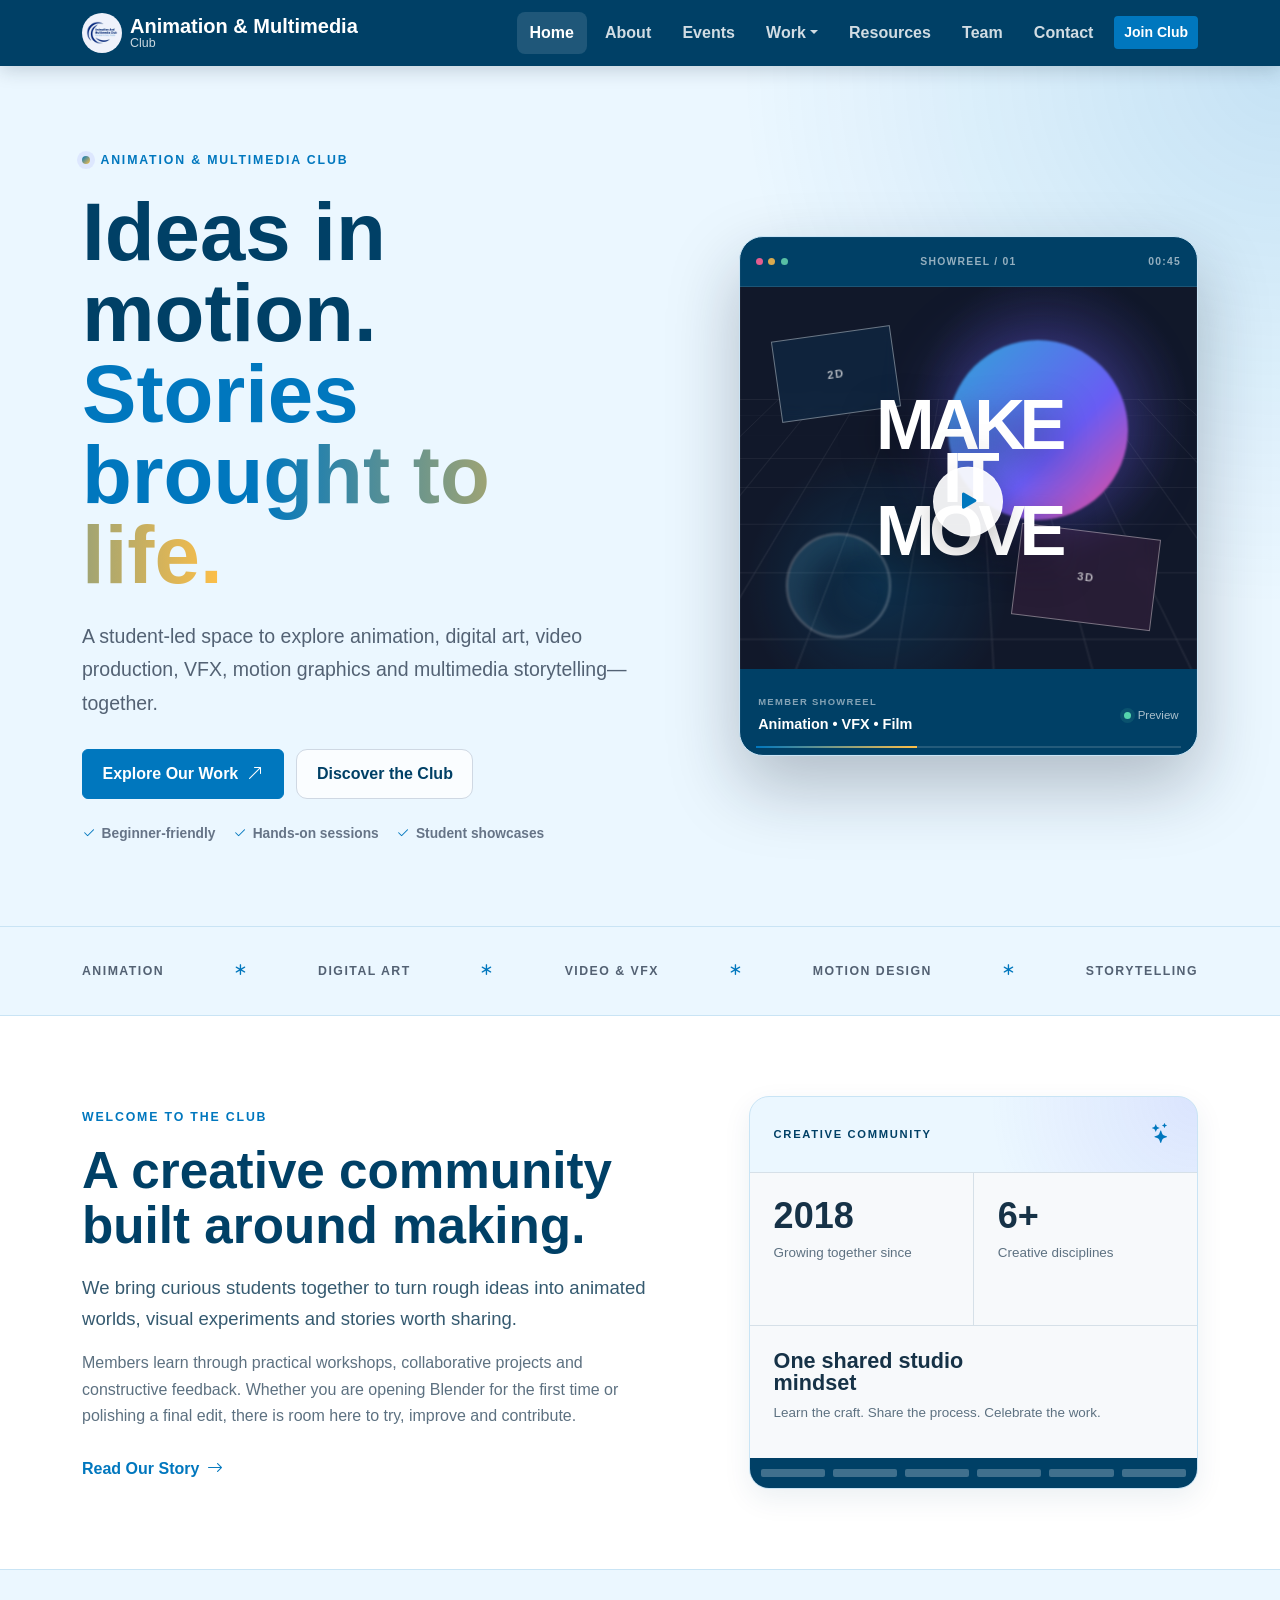
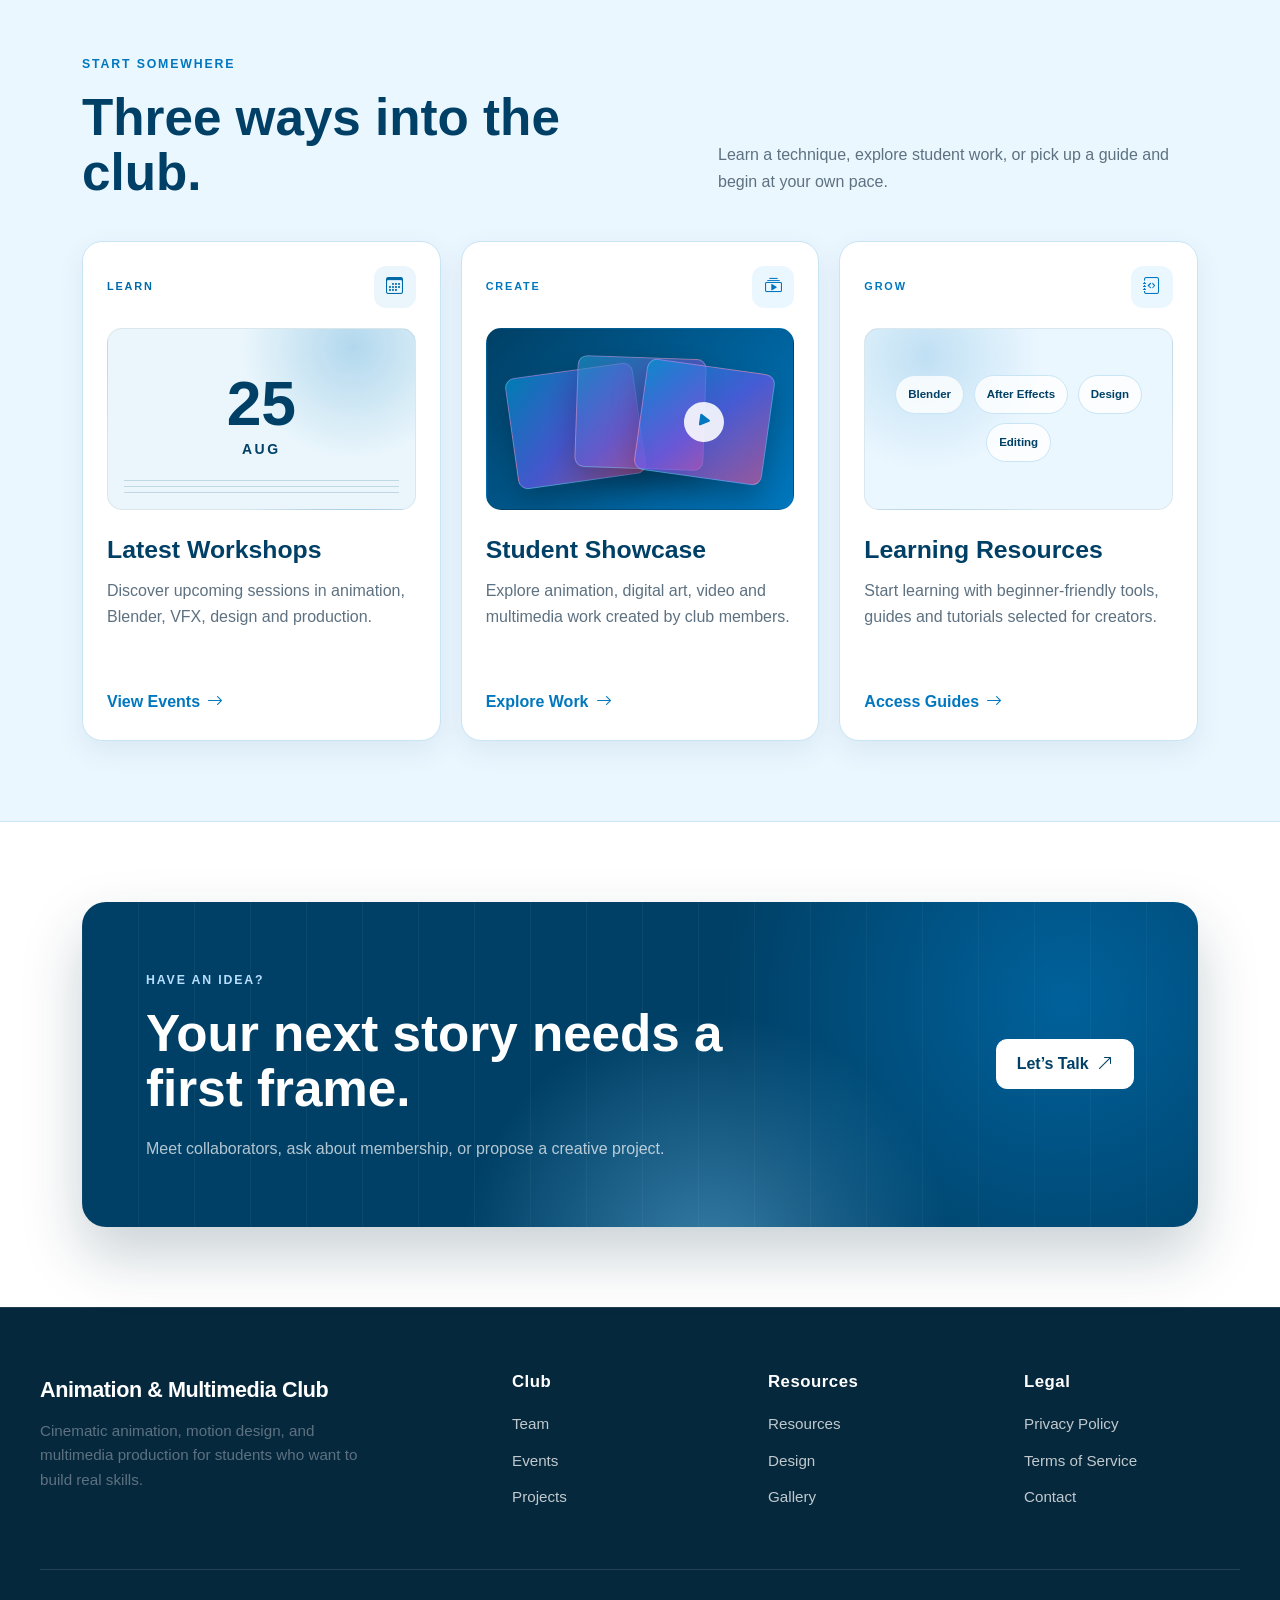
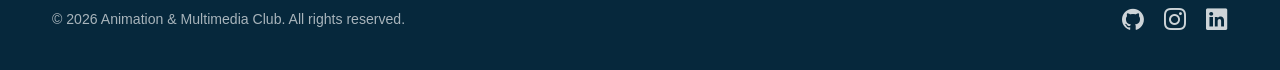
<file: index.html>
<!doctype html>
<html lang="en">

<head>
  <meta charset="utf-8">
  <meta name="viewport" content="width=device-width, initial-scale=1">
  <meta name="description" content="Create, learn, collaborate and showcase with the Animation & Multimedia Club.">
  <meta name="theme-color" content="#092d40">
  <title>Animation & Multimedia Club | Home</title>

  <link href="https://cdn.jsdelivr.net/npm/bootstrap@5.3.8/dist/css/bootstrap.min.css" rel="stylesheet">
  <link rel="stylesheet" href="https://cdn.jsdelivr.net/npm/bootstrap-icons@1.13.1/font/bootstrap-icons.min.css">
  <link rel="stylesheet" href="css/style.css">
</head>

<body class="member-a-page" data-page="home">
  <a class="skip-link" href="#main-content">Skip to main content</a>

  <nav class="navbar navbar-expand-lg navbar-dark club-navbar sticky-top">
    <div class="container">
      <a class="navbar-brand d-flex align-items-center gap-2" href="index.html">
        <img src="images/logo.jpeg" alt="Logo"
          style="height: 40px; width: 40px; border-radius: 50%; object-fit: cover;">
        <span><strong>Animation &amp; Multimedia</strong><small class="d-block">Club</small></span>
        </a>

        <button class="navbar-toggler" type="button" data-bs-toggle="collapse" data-bs-target="#mainNavbar"
          aria-controls="mainNavbar" aria-expanded="false" aria-label="Toggle navigation">
          <span class="navbar-toggler-icon"></span>
        </button>
        <div class="collapse navbar-collapse" id="mainNavbar">
          <ul class="navbar-nav ms-auto align-items-lg-center">
            <li class="nav-item"><a class="nav-link active" aria-current="page" href="index.html">Home</a></li>
            <li class="nav-item"><a class="nav-link" href="about.html">About</a></li>
            <li class="nav-item"><a class="nav-link" href="events.html">Events</a></li>

            <li class="nav-item dropdown">
              <a class="nav-link dropdown-toggle" href="#" role="button" data-bs-toggle="dropdown"
                aria-expanded="false">Work</a>
              <ul class="dropdown-menu">
                <li><a class="dropdown-item" href="gallery.html">Gallery</a></li>
                <li><a class="dropdown-item" href="showcase.html">Showcase</a></li>
                <li><a class="dropdown-item" href="projects.html">Projects</a></li>
                <li><a class="dropdown-item" href="design.html">Design</a></li>
              </ul>
            </li>

            <li class="nav-item"><a class="nav-link" href="resources.html">Resources</a></li>
            <li class="nav-item"><a class="nav-link" href="team.html">Team</a></li>
            <li class="nav-item"><a class="nav-link" href="contact.html">Contact</a></li>
            <li class="nav-item ms-lg-2">
              <a class="btn btn-accent btn-sm" href="joinClub.html">Join Club</a>
            </li>
          </ul>
        </div>
    </div>
  </nav>

  <main id="main-content">
    <header class="home-hero">
      <div class="container hero-grid">
        <div class="hero-copy ma-reveal">
          <span class="ma-eyebrow"><span class="eyebrow-dot" aria-hidden="true"></span> Animation &amp; Multimedia
            Club</span>
          <h1>Ideas in motion.<br><span class="gradient-ink">Stories brought to life.</span></h1>
          <p class="hero-lede">A student-led space to explore animation, digital art, video production, VFX, motion
            graphics and multimedia storytelling—together.</p>
          <div class="hero-actions">
            <a class="btn ma-btn-primary" href="gallery.html">Explore Our Work <i class="bi bi-arrow-up-right"
                aria-hidden="true"></i></a>
            <a class="btn ma-btn-secondary" href="about.html">Discover the Club</a>
          </div>
          <ul class="hero-pill-list" aria-label="What the club offers">
            <li><i class="bi bi-check2" aria-hidden="true"></i> Beginner-friendly</li>
            <li><i class="bi bi-check2" aria-hidden="true"></i> Hands-on sessions</li>
            <li><i class="bi bi-check2" aria-hidden="true"></i> Student showcases</li>
          </ul>
        </div>

        <div class="showreel-shell ma-reveal" aria-label="Club showreel preview">
          <div class="showreel-topbar">
            <div class="window-dots" aria-hidden="true"><span></span><span></span><span></span></div>
            <span>SHOWREEL / 01</span>
            <span>00:45</span>
          </div>
          <div class="showreel-stage" aria-hidden="true">
            <div class="stage-grid"></div>
            <div class="motion-orb motion-orb-one"></div>
            <div class="motion-orb motion-orb-two"></div>
            <div class="motion-frame motion-frame-one"><span>2D</span></div>
            <div class="motion-frame motion-frame-two"><span>3D</span></div>
            <div class="motion-title">MAKE<br>IT MOVE</div>
          </div>
          <button class="showreel-play" type="button" data-bs-toggle="modal" data-bs-target="#showreelModal"
            aria-label="Open showreel preview">
            <i class="bi bi-play-fill" aria-hidden="true"></i>
          </button>
          <div class="showreel-caption">
            <div>
              <span class="caption-label">MEMBER SHOWREEL</span>
              <strong>Animation • VFX • Film</strong>
            </div>
            <span class="showreel-status"><span aria-hidden="true"></span> Preview</span>
          </div>
          <div class="showreel-progress" aria-hidden="true"><span></span></div>
        </div>
      </div>
    </header>

    <section class="discipline-band" aria-label="Creative disciplines">
      <div class="container discipline-list">
        <span>Animation</span><i class="bi bi-asterisk" aria-hidden="true"></i>
        <span>Digital Art</span><i class="bi bi-asterisk" aria-hidden="true"></i>
        <span>Video &amp; VFX</span><i class="bi bi-asterisk" aria-hidden="true"></i>
        <span>Motion Design</span><i class="bi bi-asterisk" aria-hidden="true"></i>
        <span>Storytelling</span>
      </div>
    </section>

    <section class="ma-section club-intro" aria-labelledby="intro-title">
      <div class="container intro-grid">
        <div class="intro-copy ma-reveal">
          <span class="ma-eyebrow">Welcome to the club</span>
          <h2 id="intro-title">A creative community built around making.</h2>
          <p class="intro-lead">We bring curious students together to turn rough ideas into animated worlds, visual
            experiments and stories worth sharing.</p>
          <p>Members learn through practical workshops, collaborative projects and constructive feedback. Whether you
            are opening Blender for the first time or polishing a final edit, there is room here to try, improve and
            contribute.</p>
          <a class="ma-text-link" href="about.html">Read Our Story <i class="bi bi-arrow-right"
              aria-hidden="true"></i></a>
        </div>

        <div class="story-panel ma-reveal" aria-label="Club at a glance">
          <div class="story-panel-heading">
            <span>CREATIVE COMMUNITY</span>
            <i class="bi bi-stars" aria-hidden="true"></i>
          </div>
          <div class="story-stat-grid">
            <div class="story-stat">
              <strong>2018</strong>
              <span>Growing together since</span>
            </div>
            <div class="story-stat">
              <strong>6+</strong>
              <span>Creative disciplines</span>
            </div>
            <div class="story-stat story-stat-wide">
              <strong>One shared studio mindset</strong>
              <span>Learn the craft. Share the process. Celebrate the work.</span>
            </div>
          </div>
          <div class="story-filmstrip" aria-hidden="true">
            <span></span><span></span><span></span><span></span><span></span><span></span>
          </div>
        </div>
      </div>
    </section>

    <section class="ma-section quick-links-section" aria-labelledby="quick-links-title">
      <div class="container">
        <div class="section-heading-row ma-reveal">
          <div>
            <span class="ma-eyebrow">Start somewhere</span>
            <h2 id="quick-links-title">Three ways into the club.</h2>
          </div>
          <p>Learn a technique, explore student work, or pick up a guide and begin at your own pace.</p>
        </div>

        <div class="quick-link-grid">
          <a class="quick-link-card quick-link-learn ma-reveal" href="events.html">
            <div class="quick-card-top">
              <span class="quick-card-label">LEARN</span>
              <span class="quick-card-icon" aria-hidden="true"><i class="bi bi-calendar3"></i></span>
            </div>
            <div class="quick-card-visual quick-card-visual-learn" aria-hidden="true">
              <span>25</span><small>AUG</small>
              <div class="visual-lines"><i></i><i></i><i></i></div>
            </div>
            <h3>Latest Workshops</h3>
            <p>Discover upcoming sessions in animation, Blender, VFX, design and production.</p>
            <span class="quick-card-cta">View Events <i class="bi bi-arrow-right" aria-hidden="true"></i></span>
          </a>

          <a class="quick-link-card quick-link-create ma-reveal" href="gallery.html">
            <div class="quick-card-top">
              <span class="quick-card-label">CREATE</span>
              <span class="quick-card-icon" aria-hidden="true"><i class="bi bi-collection-play"></i></span>
            </div>
            <div class="quick-card-visual quick-card-visual-create" aria-hidden="true">
              <div class="gallery-frame frame-a"></div>
              <div class="gallery-frame frame-b"></div>
              <div class="gallery-frame frame-c"><i class="bi bi-play-fill"></i></div>
            </div>
            <h3>Student Showcase</h3>
            <p>Explore animation, digital art, video and multimedia work created by club members.</p>
            <span class="quick-card-cta">Explore Work <i class="bi bi-arrow-right" aria-hidden="true"></i></span>
          </a>

          <a class="quick-link-card quick-link-grow ma-reveal" href="resources.html">
            <div class="quick-card-top">
              <span class="quick-card-label">GROW</span>
              <span class="quick-card-icon" aria-hidden="true"><i class="bi bi-journal-code"></i></span>
            </div>
            <div class="quick-card-visual quick-card-visual-grow" aria-hidden="true">
              <span class="tool-chip">Blender</span>
              <span class="tool-chip">After Effects</span>
              <span class="tool-chip">Design</span>
              <span class="tool-chip">Editing</span>
            </div>
            <h3>Learning Resources</h3>
            <p>Start learning with beginner-friendly tools, guides and tutorials selected for creators.</p>
            <span class="quick-card-cta">Access Guides <i class="bi bi-arrow-right" aria-hidden="true"></i></span>
          </a>
        </div>
      </div>
    </section>

    <section class="ma-section final-cta-section">
      <div class="container">
        <div class="final-cta ma-reveal">
          <div>
            <span class="ma-eyebrow ma-eyebrow-light">Have an idea?</span>
            <h2>Your next story needs a first frame.</h2>
            <p>Meet collaborators, ask about membership, or propose a creative project.</p>
          </div>
          <a class="btn ma-btn-light" href="contact.html">Let’s Talk <i class="bi bi-arrow-up-right"
              aria-hidden="true"></i></a>
        </div>
      </div>
    </section>
  </main>

  <footer>

    <div class="footer-grid">
      <div>
        <div class="footer-logo">Animation & Multimedia Club</div>
        <p class="footer-tagline">Cinematic animation, motion design, and multimedia production for students who want to
          build real skills.</p>
      </div>
      <div class="footer-col">
        <h4>Club</h4>
        <ul>
          <li><a href="team.html">Team</a></li>
          <li><a href="events.html">Events</a></li>
          <li><a href="projects.html">Projects</a></li>
        </ul>
      </div>
      <div class="footer-col">
        <h4>Resources</h4>
        <ul>
          <li><a href="resources.html">Resources</a></li>
          <li><a href="design.html">Design</a></li>
          <li><a href="gallery.html">Gallery</a></li>
        </ul>
      </div>
      <div class="footer-col">
        <h4>Legal</h4>
        <ul>
          <li><a href="privacyPolicy.html">Privacy Policy</a></li>
          <li><a href="termsOfService.html">Terms of Service</a></li>
          <li><a href="contact.html">Contact</a></li>
        </ul>
      </div>
    </div>

    <div class="container d-flex flex-column flex-md-row justify-content-between align-items-md-center gap-3">
      <p class="mb-0">© 2026 Animation &amp; Multimedia Club. All rights reserved.</p>
      <div><a href="https://github.com" aria-label="GitHub"><i class="bi bi-github"></i></a><a
          href="https://www.instagram.com" aria-label="Instagram"><i class="bi bi-instagram"></i></a><a
          href="https://www.linkedin.com" aria-label="LinkedIn"><i class="bi bi-linkedin"></i></a></div>
    </div>
  </footer>

  <div class="modal fade showreel-modal" id="showreelModal" tabindex="-1" aria-labelledby="showreelModalLabel"
    aria-hidden="true">
    <div class="modal-dialog modal-lg modal-dialog-centered">
      <div class="modal-content">
        <div class="modal-header">
          <div>
            <span class="ma-eyebrow">Club showreel</span>
            <h2 class="modal-title fs-4 mt-1" id="showreelModalLabel">The next reel is rendering.</h2>
          </div>
          <button type="button" class="btn-close" data-bs-dismiss="modal" aria-label="Close"></button>
        </div>
        <div class="modal-body">
          <div class="showreel-placeholder" role="img" aria-label="Animated showreel placeholder for future club video">
            <div class="placeholder-mark"><i class="bi bi-camera-reels" aria-hidden="true"></i></div>
            <p><strong>Member projects will play here.</strong><br>This preview is ready for a club-owned showreel when
              the final video is available.</p>
          </div>
        </div>
      </div>
    </div>
  </div>

  <script src="https://code.jquery.com/jquery-3.7.1.min.js"></script>
  <script src="https://cdn.jsdelivr.net/npm/bootstrap@5.3.8/dist/js/bootstrap.bundle.min.js"></script>
  <script src="js/member-a.js"></script>
</body>

</html>
</file>
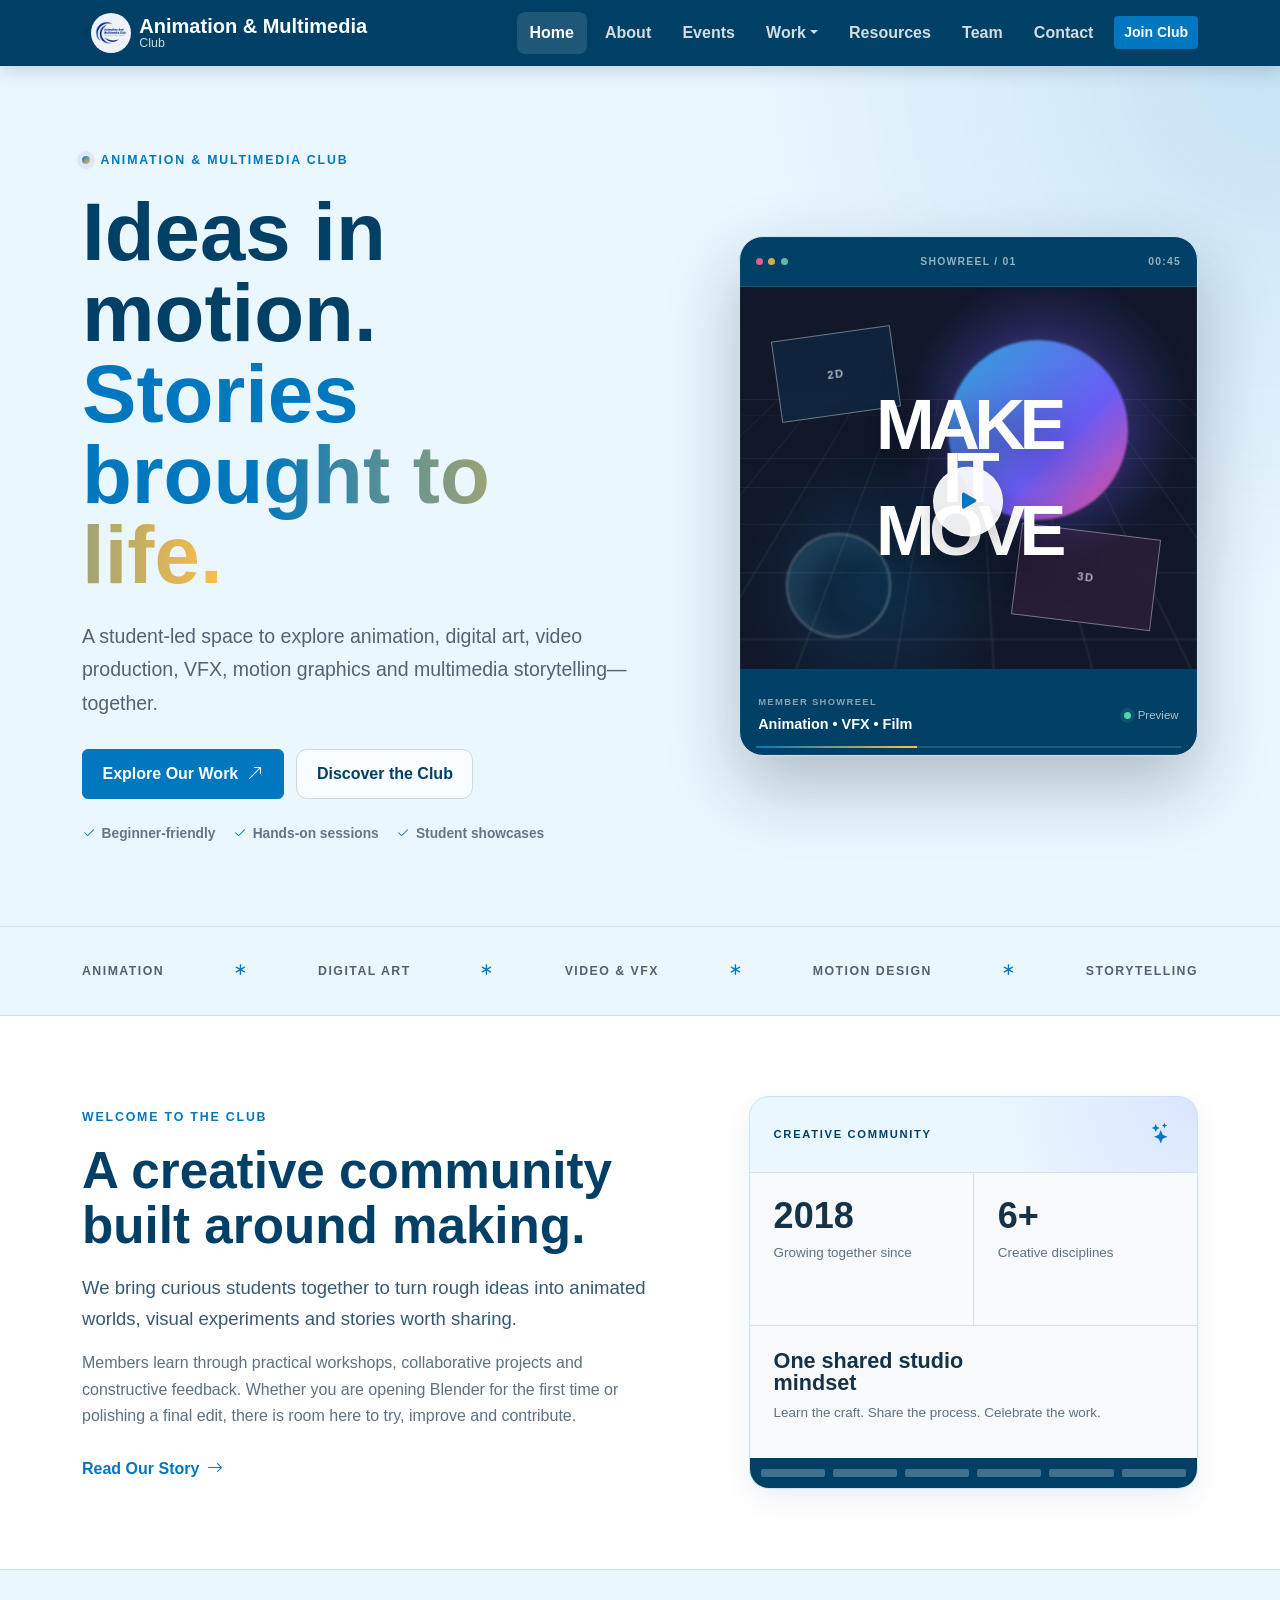
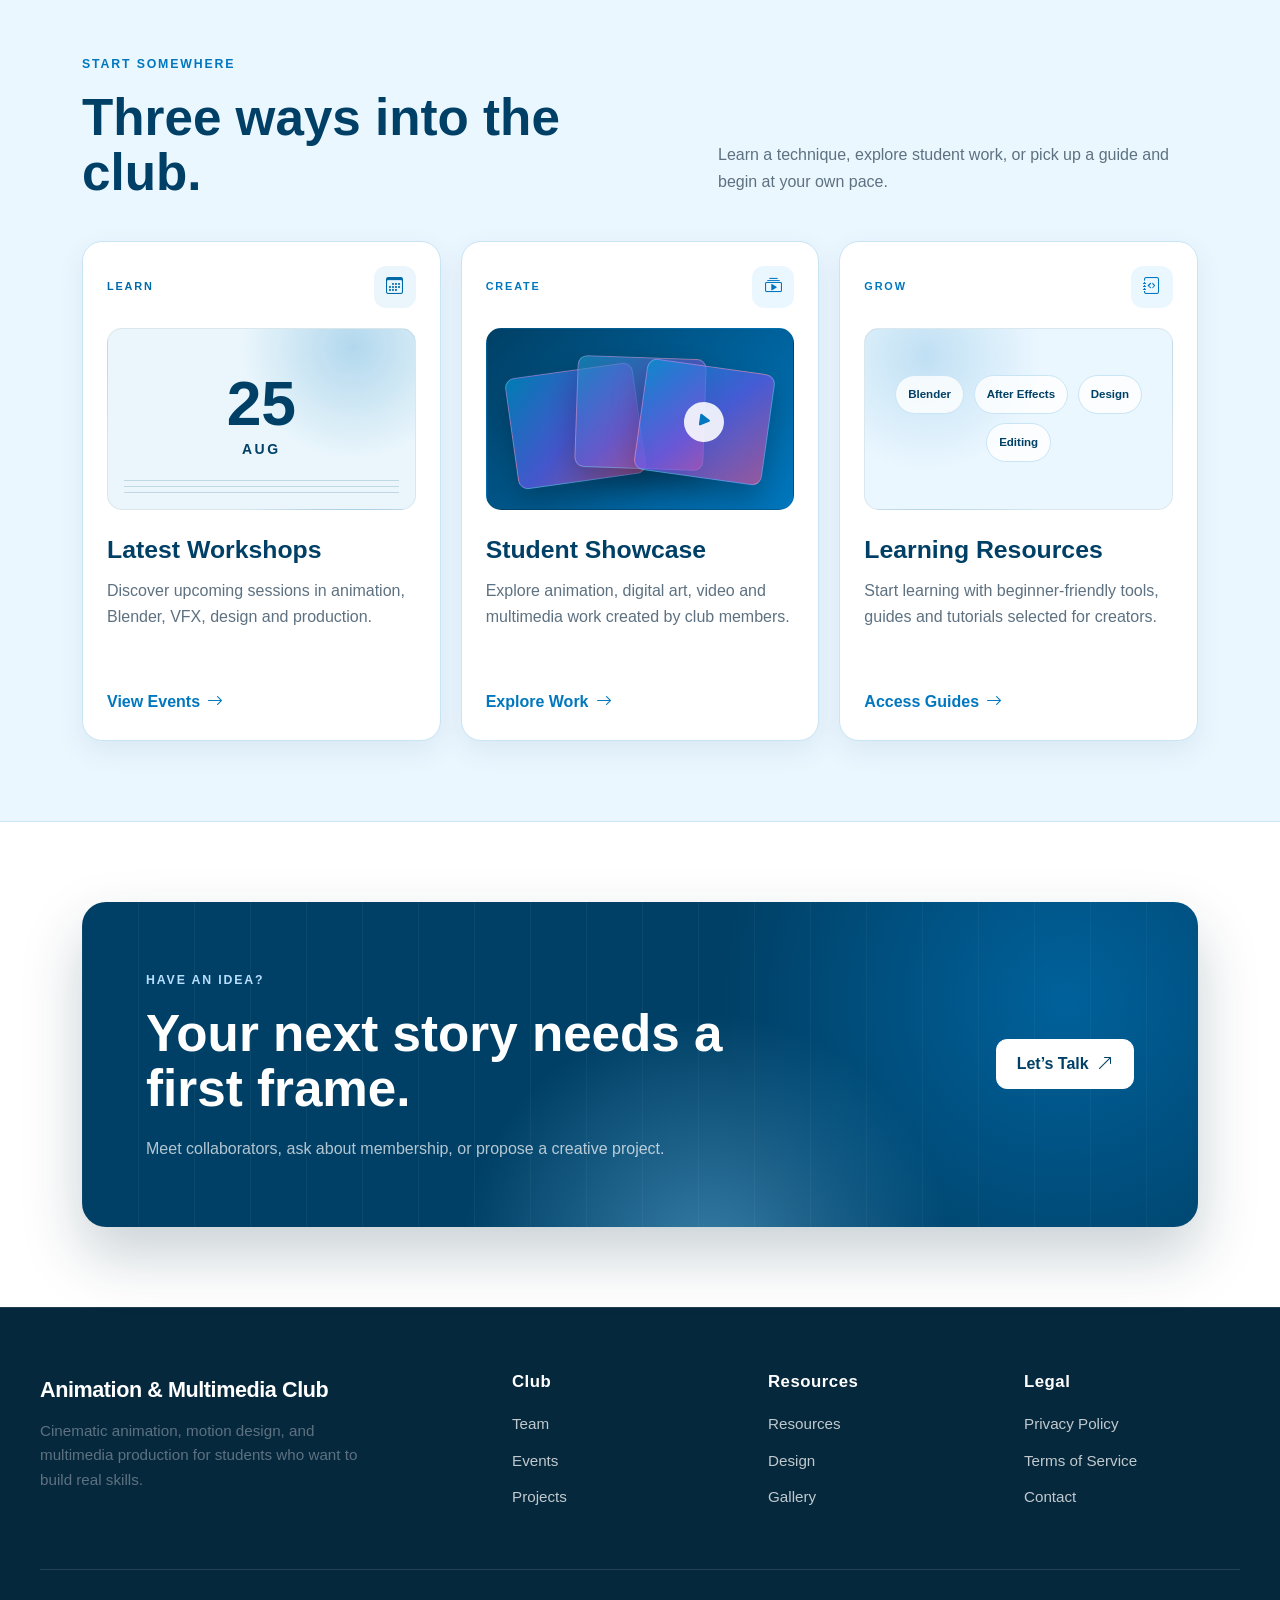
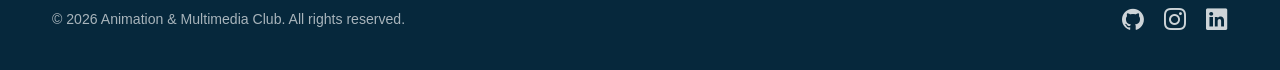
<file: homepage.html>
<!doctype html>
<html lang="en">

<head>
  <meta charset="utf-8">
  <meta name="viewport" content="width=device-width, initial-scale=1">
  <meta name="description" content="Create, learn, collaborate and showcase with the Animation & Multimedia Club.">
  <meta name="theme-color" content="#092d40">
  <title>Animation & Multimedia Club | Home</title>

  <link href="https://cdn.jsdelivr.net/npm/bootstrap@5.3.8/dist/css/bootstrap.min.css" rel="stylesheet">
  <link rel="stylesheet" href="https://cdn.jsdelivr.net/npm/bootstrap-icons@1.13.1/font/bootstrap-icons.min.css">
  <link rel="stylesheet" href="css/style.css">
</head>

<body class="member-a-page" data-page="home">
  <a class="skip-link" href="#main-content">Skip to main content</a>

 <body data-page="team">
  <nav class="navbar navbar-expand-lg navbar-dark club-navbar sticky-top">
    <div class="container">
      <<a class="navbar-brand d-flex align-items-center gap-2" href="homepage.html">
        <img src="images/logo.jpeg" alt="Logo"
          style="height: 40px; width: 40px; border-radius: 50%; object-fit: cover;">
        <span><strong>Animation &amp; Multimedia</strong><small class="d-block">Club</small></span>
        </a>

        <button class="navbar-toggler" type="button" data-bs-toggle="collapse" data-bs-target="#mainNavbar"
          aria-controls="mainNavbar" aria-expanded="false" aria-label="Toggle navigation">
          <span class="navbar-toggler-icon"></span>
        </button>
        <div class="collapse navbar-collapse" id="mainNavbar">
          <ul class="navbar-nav ms-auto align-items-lg-center">
            <li class="nav-item"><a class="nav-link active" aria-current="page" href="homepage.html">Home</a></li>
            <li class="nav-item"><a class="nav-link" href="about.html">About</a></li>
            <li class="nav-item"><a class="nav-link" href="events.html">Events</a></li>

            <li class="nav-item dropdown">
              <a class="nav-link dropdown-toggle" href="#" role="button" data-bs-toggle="dropdown"
                aria-expanded="false">Work</a>
              <ul class="dropdown-menu">
                <li><a class="dropdown-item" href="gallery.html">Gallery</a></li>
                <li><a class="dropdown-item" href="showcase.html">Showcase</a></li>
                <li><a class="dropdown-item" href="projects.html">Projects</a></li>
                <li><a class="dropdown-item" href="design.html">Design</a></li>
              </ul>
            </li>

            <li class="nav-item"><a class="nav-link" href="resources.html">Resources</a></li>
            <li class="nav-item"><a class="nav-link" href="team.html">Team</a></li>
            <li class="nav-item"><a class="nav-link" href="contact.html">Contact</a></li>
            <li class="nav-item ms-lg-2">
              <a class="btn btn-accent btn-sm" href="joinClub.html">Join Club</a>
            </li>
          </ul>
        </div>
    </div>
  </nav>

  <main id="main-content">
    <header class="home-hero">
      <div class="container hero-grid">
        <div class="hero-copy ma-reveal">
          <span class="ma-eyebrow"><span class="eyebrow-dot" aria-hidden="true"></span> Animation &amp; Multimedia
            Club</span>
          <h1>Ideas in motion.<br><span class="gradient-ink">Stories brought to life.</span></h1>
          <p class="hero-lede">A student-led space to explore animation, digital art, video production, VFX, motion
            graphics and multimedia storytelling—together.</p>
          <div class="hero-actions">
            <a class="btn ma-btn-primary" href="gallery.html">Explore Our Work <i class="bi bi-arrow-up-right"
                aria-hidden="true"></i></a>
            <a class="btn ma-btn-secondary" href="about.html">Discover the Club</a>
          </div>
          <ul class="hero-pill-list" aria-label="What the club offers">
            <li><i class="bi bi-check2" aria-hidden="true"></i> Beginner-friendly</li>
            <li><i class="bi bi-check2" aria-hidden="true"></i> Hands-on sessions</li>
            <li><i class="bi bi-check2" aria-hidden="true"></i> Student showcases</li>
          </ul>
        </div>

        <div class="showreel-shell ma-reveal" aria-label="Club showreel preview">
          <div class="showreel-topbar">
            <div class="window-dots" aria-hidden="true"><span></span><span></span><span></span></div>
            <span>SHOWREEL / 01</span>
            <span>00:45</span>
          </div>
          <div class="showreel-stage" aria-hidden="true">
            <div class="stage-grid"></div>
            <div class="motion-orb motion-orb-one"></div>
            <div class="motion-orb motion-orb-two"></div>
            <div class="motion-frame motion-frame-one"><span>2D</span></div>
            <div class="motion-frame motion-frame-two"><span>3D</span></div>
            <div class="motion-title">MAKE<br>IT MOVE</div>
          </div>
          <button class="showreel-play" type="button" data-bs-toggle="modal" data-bs-target="#showreelModal"
            aria-label="Open showreel preview">
            <i class="bi bi-play-fill" aria-hidden="true"></i>
          </button>
          <div class="showreel-caption">
            <div>
              <span class="caption-label">MEMBER SHOWREEL</span>
              <strong>Animation • VFX • Film</strong>
            </div>
            <span class="showreel-status"><span aria-hidden="true"></span> Preview</span>
          </div>
          <div class="showreel-progress" aria-hidden="true"><span></span></div>
        </div>
      </div>
    </header>

    <section class="discipline-band" aria-label="Creative disciplines">
      <div class="container discipline-list">
        <span>Animation</span><i class="bi bi-asterisk" aria-hidden="true"></i>
        <span>Digital Art</span><i class="bi bi-asterisk" aria-hidden="true"></i>
        <span>Video &amp; VFX</span><i class="bi bi-asterisk" aria-hidden="true"></i>
        <span>Motion Design</span><i class="bi bi-asterisk" aria-hidden="true"></i>
        <span>Storytelling</span>
      </div>
    </section>

    <section class="ma-section club-intro" aria-labelledby="intro-title">
      <div class="container intro-grid">
        <div class="intro-copy ma-reveal">
          <span class="ma-eyebrow">Welcome to the club</span>
          <h2 id="intro-title">A creative community built around making.</h2>
          <p class="intro-lead">We bring curious students together to turn rough ideas into animated worlds, visual
            experiments and stories worth sharing.</p>
          <p>Members learn through practical workshops, collaborative projects and constructive feedback. Whether you
            are opening Blender for the first time or polishing a final edit, there is room here to try, improve and
            contribute.</p>
          <a class="ma-text-link" href="about.html">Read Our Story <i class="bi bi-arrow-right"
              aria-hidden="true"></i></a>
        </div>

        <div class="story-panel ma-reveal" aria-label="Club at a glance">
          <div class="story-panel-heading">
            <span>CREATIVE COMMUNITY</span>
            <i class="bi bi-stars" aria-hidden="true"></i>
          </div>
          <div class="story-stat-grid">
            <div class="story-stat">
              <strong>2018</strong>
              <span>Growing together since</span>
            </div>
            <div class="story-stat">
              <strong>6+</strong>
              <span>Creative disciplines</span>
            </div>
            <div class="story-stat story-stat-wide">
              <strong>One shared studio mindset</strong>
              <span>Learn the craft. Share the process. Celebrate the work.</span>
            </div>
          </div>
          <div class="story-filmstrip" aria-hidden="true">
            <span></span><span></span><span></span><span></span><span></span><span></span>
          </div>
        </div>
      </div>
    </section>

    <section class="ma-section quick-links-section" aria-labelledby="quick-links-title">
      <div class="container">
        <div class="section-heading-row ma-reveal">
          <div>
            <span class="ma-eyebrow">Start somewhere</span>
            <h2 id="quick-links-title">Three ways into the club.</h2>
          </div>
          <p>Learn a technique, explore student work, or pick up a guide and begin at your own pace.</p>
        </div>

        <div class="quick-link-grid">
          <a class="quick-link-card quick-link-learn ma-reveal" href="events.html">
            <div class="quick-card-top">
              <span class="quick-card-label">LEARN</span>
              <span class="quick-card-icon" aria-hidden="true"><i class="bi bi-calendar3"></i></span>
            </div>
            <div class="quick-card-visual quick-card-visual-learn" aria-hidden="true">
              <span>25</span><small>AUG</small>
              <div class="visual-lines"><i></i><i></i><i></i></div>
            </div>
            <h3>Latest Workshops</h3>
            <p>Discover upcoming sessions in animation, Blender, VFX, design and production.</p>
            <span class="quick-card-cta">View Events <i class="bi bi-arrow-right" aria-hidden="true"></i></span>
          </a>

          <a class="quick-link-card quick-link-create ma-reveal" href="gallery.html">
            <div class="quick-card-top">
              <span class="quick-card-label">CREATE</span>
              <span class="quick-card-icon" aria-hidden="true"><i class="bi bi-collection-play"></i></span>
            </div>
            <div class="quick-card-visual quick-card-visual-create" aria-hidden="true">
              <div class="gallery-frame frame-a"></div>
              <div class="gallery-frame frame-b"></div>
              <div class="gallery-frame frame-c"><i class="bi bi-play-fill"></i></div>
            </div>
            <h3>Student Showcase</h3>
            <p>Explore animation, digital art, video and multimedia work created by club members.</p>
            <span class="quick-card-cta">Explore Work <i class="bi bi-arrow-right" aria-hidden="true"></i></span>
          </a>

          <a class="quick-link-card quick-link-grow ma-reveal" href="resources.html">
            <div class="quick-card-top">
              <span class="quick-card-label">GROW</span>
              <span class="quick-card-icon" aria-hidden="true"><i class="bi bi-journal-code"></i></span>
            </div>
            <div class="quick-card-visual quick-card-visual-grow" aria-hidden="true">
              <span class="tool-chip">Blender</span>
              <span class="tool-chip">After Effects</span>
              <span class="tool-chip">Design</span>
              <span class="tool-chip">Editing</span>
            </div>
            <h3>Learning Resources</h3>
            <p>Start learning with beginner-friendly tools, guides and tutorials selected for creators.</p>
            <span class="quick-card-cta">Access Guides <i class="bi bi-arrow-right" aria-hidden="true"></i></span>
          </a>
        </div>
      </div>
    </section>

    <section class="ma-section final-cta-section">
      <div class="container">
        <div class="final-cta ma-reveal">
          <div>
            <span class="ma-eyebrow ma-eyebrow-light">Have an idea?</span>
            <h2>Your next story needs a first frame.</h2>
            <p>Meet collaborators, ask about membership, or propose a creative project.</p>
          </div>
          <a class="btn ma-btn-light" href="contact.html">Let’s Talk <i class="bi bi-arrow-up-right"
              aria-hidden="true"></i></a>
        </div>
      </div>
    </section>
  </main>

  <footer>

    <div class="footer-grid">
      <div>
        <div class="footer-logo">Animation & Multimedia Club</div>
        <p class="footer-tagline">Cinematic animation, motion design, and multimedia production for students who want to
          build real skills.</p>
      </div>
      <div class="footer-col">
        <h4>Club</h4>
        <ul>
          <li><a href="team.html">Team</a></li>
          <li><a href="events.html">Events</a></li>
          <li><a href="projects.html">Projects</a></li>
        </ul>
      </div>
      <div class="footer-col">
        <h4>Resources</h4>
        <ul>
          <li><a href="resources.html">Resources</a></li>
          <li><a href="design.html">Design</a></li>
          <li><a href="gallery.html">Gallery</a></li>
        </ul>
      </div>
      <div class="footer-col">
        <h4>Legal</h4>
        <ul>
          <li><a href="privacyPolicy.html">Privacy Policy</a></li>
          <li><a href="termsOfService.html">Terms of Service</a></li>
          <li><a href="contact.html">Contact</a></li>
        </ul>
      </div>
    </div>

    <div class="container d-flex flex-column flex-md-row justify-content-between align-items-md-center gap-3">
      <p class="mb-0">© 2026 Animation &amp; Multimedia Club. All rights reserved.</p>
      <div><a href="https://github.com" aria-label="GitHub"><i class="bi bi-github"></i></a><a
          href="https://www.instagram.com" aria-label="Instagram"><i class="bi bi-instagram"></i></a><a
          href="https://www.linkedin.com" aria-label="LinkedIn"><i class="bi bi-linkedin"></i></a></div>
    </div>
  </footer>

  <div class="modal fade showreel-modal" id="showreelModal" tabindex="-1" aria-labelledby="showreelModalLabel"
    aria-hidden="true">
    <div class="modal-dialog modal-lg modal-dialog-centered">
      <div class="modal-content">
        <div class="modal-header">
          <div>
            <span class="ma-eyebrow">Club showreel</span>
            <h2 class="modal-title fs-4 mt-1" id="showreelModalLabel">The next reel is rendering.</h2>
          </div>
          <button type="button" class="btn-close" data-bs-dismiss="modal" aria-label="Close"></button>
        </div>
        <div class="modal-body">
          <div class="showreel-placeholder" role="img" aria-label="Animated showreel placeholder for future club video">
            <div class="placeholder-mark"><i class="bi bi-camera-reels" aria-hidden="true"></i></div>
            <p><strong>Member projects will play here.</strong><br>This preview is ready for a club-owned showreel when
              the final video is available.</p>
          </div>
        </div>
      </div>
    </div>
  </div>

  <script src="https://code.jquery.com/jquery-3.7.1.min.js"></script>
  <script src="https://cdn.jsdelivr.net/npm/bootstrap@5.3.8/dist/js/bootstrap.bundle.min.js"></script>
  <script src="js/member-a.js"></script>
</body>

</html>
</file>
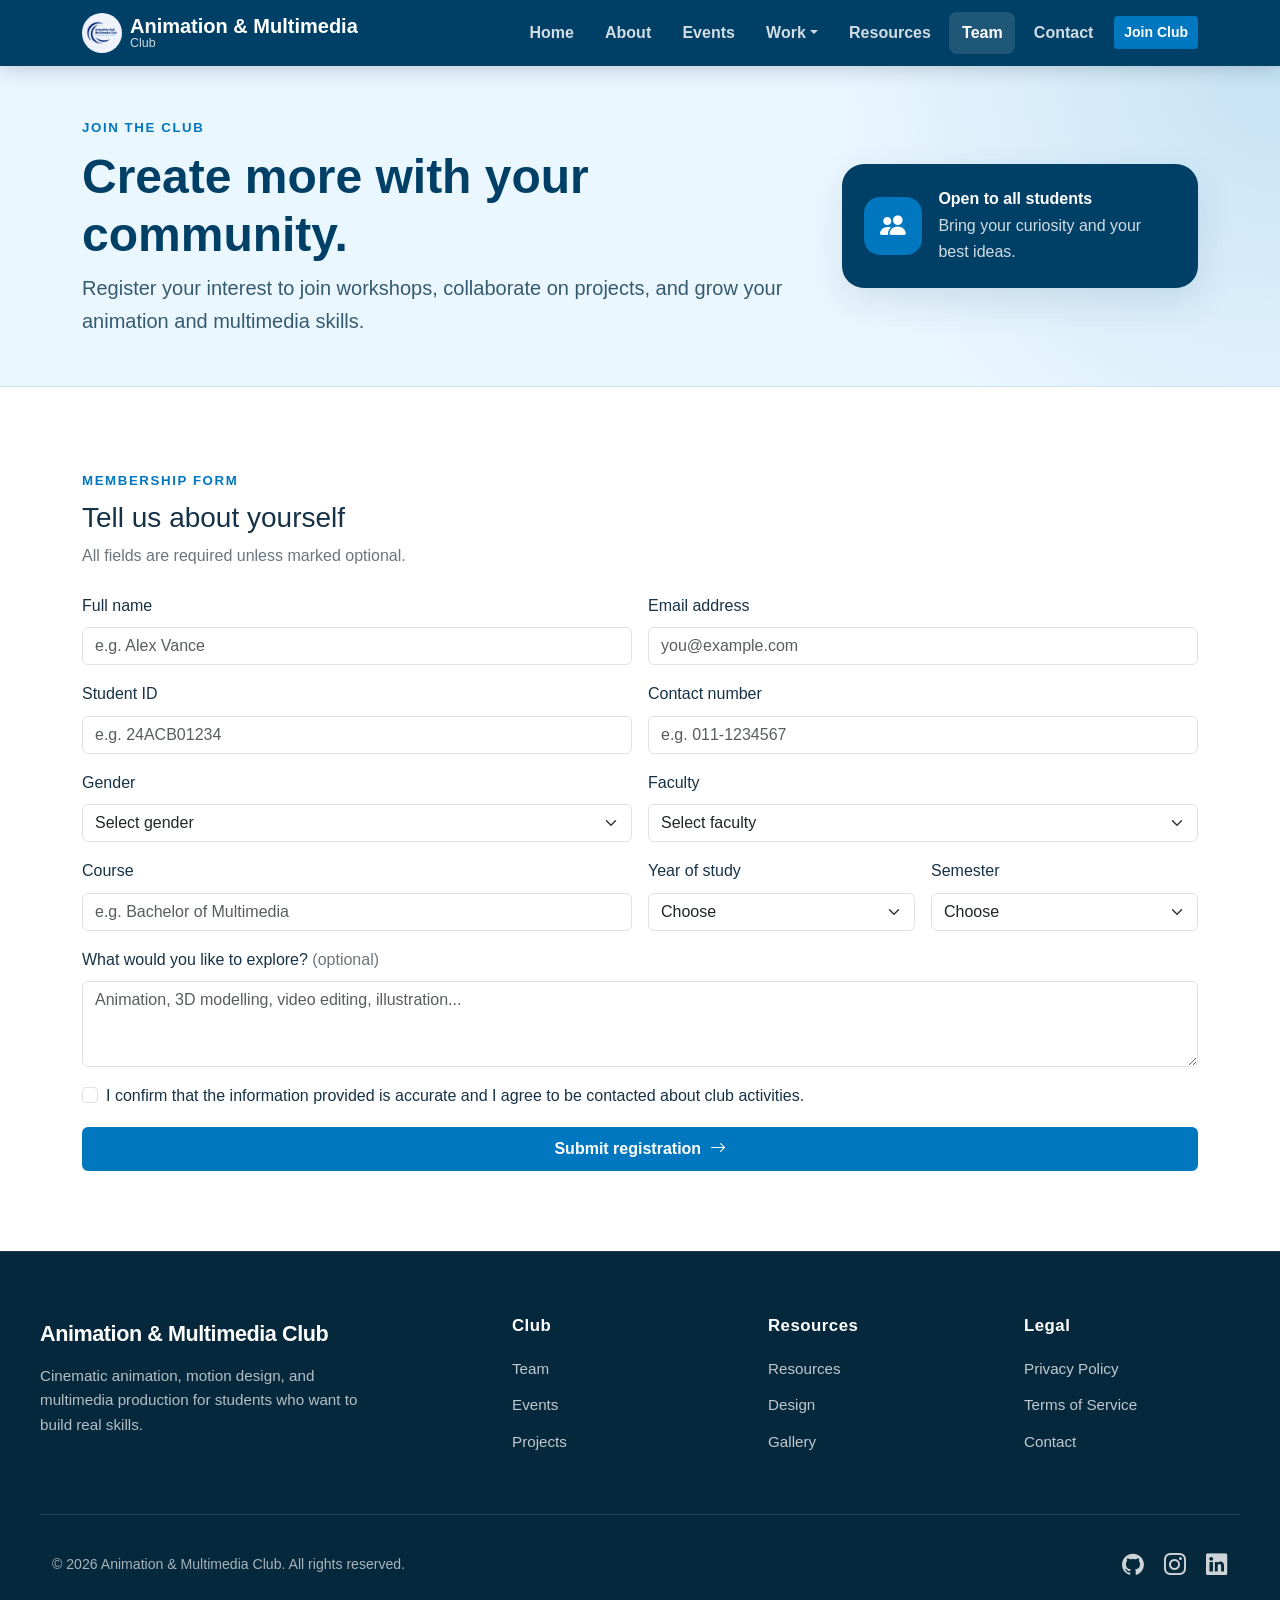
<file: joinClub.html>
<!doctype html>
<html lang="en">

<head>
  <meta charset="utf-8">
  <meta name="viewport" content="width=device-width,initial-scale=1">
  <meta name="description" content="Join the Animation and Multimedia Club.">
  <title>Join the Club | Animation & Multimedia Club</title>
  <link href="https://cdn.jsdelivr.net/npm/bootstrap@5.3.8/dist/css/bootstrap.min.css" rel="stylesheet">
  <link rel="stylesheet" href="https://cdn.jsdelivr.net/npm/bootstrap-icons@1.13.1/font/bootstrap-icons.min.css">
  <link rel="stylesheet" href="css/style.css">
</head>

<body>
  <nav class="navbar navbar-expand-lg navbar-dark club-navbar sticky-top">
    <div class="container">
      <a class="navbar-brand d-flex align-items-center gap-2" href="index.html">
        <img src="images/logo.jpeg" alt="Logo"
          style="height: 40px; width: 40px; border-radius: 50%; object-fit: cover;">
        <span><strong>Animation &amp; Multimedia</strong><small class="d-block">Club</small></span>
      </a>

      <button class="navbar-toggler" type="button" data-bs-toggle="collapse" data-bs-target="#mainNavbar"
        aria-controls="mainNavbar" aria-expanded="false" aria-label="Toggle navigation">
        <span class="navbar-toggler-icon"></span>
      </button>
      <div class="collapse navbar-collapse" id="mainNavbar">
        <ul class="navbar-nav ms-auto align-items-lg-center">
          <li class="nav-item"><a class="nav-link" href="index.html">Home</a></li>
          <li class="nav-item"><a class="nav-link" href="about.html">About</a></li>
          <li class="nav-item"><a class="nav-link" href="events.html">Events</a></li>

          <li class="nav-item dropdown">
            <a class="nav-link dropdown-toggle" href="#" role="button" data-bs-toggle="dropdown"
              aria-expanded="false">Work</a>
            <ul class="dropdown-menu">
              <li><a class="dropdown-item" href="gallery.html">Gallery</a></li>
              <li><a class="dropdown-item" href="showcase.html">Showcase</a></li>
              <li><a class="dropdown-item" href="projects.html">Projects</a></li>
              <li><a class="dropdown-item" href="design.html">Design</a></li>
            </ul>
          </li>

          <li class="nav-item"><a class="nav-link" href="resources.html">Resources</a></li>
          <li class="nav-item"><a class="nav-link active" aria-current="page" href="team.html">Team</a></li>
          <li class="nav-item"><a class="nav-link" href="contact.html">Contact</a></li>
          <li class="nav-item ms-lg-2">
            <a class="btn btn-accent btn-sm" href="joinClub.html">Join Club</a>
          </li>
        </ul>
      </div>
    </div>
  </nav>

  <main>
    <section class="page-hero">
      <div class="container py-5">
        <div class="row align-items-center g-4">
          <div class="col-lg-8"><span class="eyebrow">JOIN THE CLUB</span>
            <h1 class="display-5 fw-bold mt-2">Create more with your community.</h1>
            <p class="lead mb-0">Register your interest to join workshops, collaborate on projects, and grow your
              animation and multimedia skills.</p>
          </div>
          <div class="col-lg-4">
            <div class="hero-art-card"><i class="bi bi-people-fill"></i>
              <div><strong>Open to all students</strong>
                <p class="mb-0">Bring your curiosity and your best ideas.</p>
              </div>
            </div>
          </div>
        </div>
      </div>
    </section>
    <section class="section-space">
      <div class="container">
        <form class="join-card needs-validation" id="joinForm" novalidate>
          <div class="mb-4"><span class="eyebrow">MEMBERSHIP FORM</span>
            <h2 class="h3 mt-2">Tell us about yourself</h2>
            <p class="text-secondary mb-0">All fields are required unless marked optional.</p>
          </div>
          <div class="row g-3">
            <div class="col-md-6"><label class="form-label" for="fullName">Full name</label><input class="form-control"
                id="fullName" required placeholder="e.g. Alex Vance">
              <div class="invalid-feedback">Please enter your name.</div>
            </div>
            <div class="col-md-6"><label class="form-label" for="email">Email address</label><input class="form-control"
                type="email" id="email" required placeholder="you@example.com">
              <div class="invalid-feedback">Please enter a valid email address.</div>
            </div>
            <div class="col-md-6"><label class="form-label" for="studentId">Student ID</label><input
                class="form-control" id="studentId" required placeholder="e.g. 24ACB01234">
              <div class="invalid-feedback">Please enter your student ID.</div>
            </div>
            <div class="col-md-6"><label class="form-label" for="contactNumber">Contact number</label><input
                class="form-control" id="contactNumber" required placeholder="e.g. 011-1234567">
              <div class="invalid-feedback">Please enter your contact number.</div>
            </div>
            <div class="col-md-6"><label class="form-label" for="gender">Gender</label><select class="form-select"
                id="gender" required>
                <option value="" selected disabled>Select gender</option>
                <option>Male</option>
                <option>Female</option>
                <option>Prefer not to say</option>
              </select>
              <div class="invalid-feedback">Please select an option.</div>
            </div>
            <div class="col-md-6"><label class="form-label" for="faculty">Faculty</label><select class="form-select"
                id="faculty" required>
                <option value="" selected disabled>Select faculty</option>
                <option>Faculty of Accountancy and Management</option>
                <option>Faculty of Arts and Social Sciences</option>
                <option>Faculty of Creative Industries</option>
                <option>Faculty of Education</option>
                <option>Faculty of Engineering and Green Technology</option>
                <option>Faculty of Information and Communication Technology</option>
                <option>Faculty of Science</option>
                <option>Faculty of Chinese Studies</option>
                <option>Faculty of Engineering and Science</option>
                <option>Faculty of Business and Finance</option>
                <option>Centre for Foundation Studies</option>
              </select>
              <div class="invalid-feedback">Please select your faculty.</div>
            </div>
            <div class="col-md-6"><label class="form-label" for="course">Course</label><input class="form-control"
                id="course" required placeholder="e.g. Bachelor of Multimedia">
              <div class="invalid-feedback">Please enter your course.</div>
            </div>
            <div class="col-md-3"><label class="form-label" for="year">Year of study</label><select class="form-select"
                id="year" required>
                <option value="" selected disabled>Choose</option>
                <option>Year 1</option>
                <option>Year 2</option>
                <option>Year 3</option>
                <option>Year 4</option>
              </select>
              <div class="invalid-feedback">Required.</div>
            </div>
            <div class="col-md-3"><label class="form-label" for="semester">Semester</label><select class="form-select"
                id="semester" required>
                <option value="" selected disabled>Choose</option>
                <option>Semester 1</option>
                <option>Semester 2</option>
                <option>Semester 3</option>
              </select>
              <div class="invalid-feedback">Required.</div>
            </div>
            <div class="col-12"><label class="form-label" for="interest">What would you like to explore? <span
                  class="text-secondary fw-normal">(optional)</span></label><textarea class="form-control" id="interest"
                rows="3" placeholder="Animation, 3D modelling, video editing, illustration..."></textarea></div>
            <div class="col-12">
              <div class="form-check"><input class="form-check-input" type="checkbox" id="agree" required><label
                  class="form-check-label" for="agree">I confirm that the information provided is accurate and I agree
                  to be contacted about club activities.</label>
                <div class="invalid-feedback">Please confirm before registering.</div>
              </div>
            </div>
            <div class="col-12"><button class="btn btn-accent w-100 py-2" type="submit">Submit registration <i
                  class="bi bi-arrow-right ms-1"></i></button></div>
          </div>
        </form>
        <div class="success-panel" id="successPanel">
          <div class="success-icon"><i class="bi bi-check-lg"></i></div>
          <h2>Registration received!</h2>
          <p class="text-secondary">Thank you for joining the Animation &amp; Multimedia Club. We will be in touch soon.
          </p><a class="btn btn-accent" href="team.html">Meet the team</a>
        </div>
      </div>
    </section>
  </main>
  <footer>

    <div class="footer-grid">
      <div>
        <div class="footer-logo">Animation & Multimedia Club</div>
        <p class="footer-tagline">Cinematic animation, motion design, and multimedia production for students who want to
          build real skills.</p>
      </div>
      <div class="footer-col">
        <h4>Club</h4>
        <ul>
          <li><a href="team.html">Team</a></li>
          <li><a href="events.html">Events</a></li>
          <li><a href="projects.html">Projects</a></li>
        </ul>
      </div>
      <div class="footer-col">
        <h4>Resources</h4>
        <ul>
          <li><a href="resources.html">Resources</a></li>
          <li><a href="design.html">Design</a></li>
          <li><a href="gallery.html">Gallery</a></li>
        </ul>
      </div>
      <div class="footer-col">
        <h4>Legal</h4>
        <ul>
          <li><a href="privacyPolicy.html">Privacy Policy</a></li>
          <li><a href="termsOfService.html">Terms of Service</a></li>
          <li><a href="contact.html">Contact</a></li>
        </ul>
      </div>
    </div>

    <div class="container d-flex flex-column flex-md-row justify-content-between align-items-md-center gap-3">
      <p class="mb-0">© 2026 Animation &amp; Multimedia Club. All rights reserved.</p>
      <div><a href="https://github.com" aria-label="GitHub"><i class="bi bi-github"></i></a><a
          href="https://www.instagram.com" aria-label="Instagram"><i class="bi bi-instagram"></i></a><a
          href="https://www.linkedin.com" aria-label="LinkedIn"><i class="bi bi-linkedin"></i></a></div>
    </div>
  </footer>
  <script src="https://cdn.jsdelivr.net/npm/bootstrap@5.3.8/dist/js/bootstrap.bundle.min.js"></script>
  <script src="js/member-d.js"></script>
  <script>
    const form = document.getElementById('joinForm');
    const submitBtn = form.querySelector('button[type="submit"]');
    const API_ENDPOINT = 'https://jsonplaceholder.typicode.com/posts';

    form.addEventListener('submit', async (event) => {
      event.preventDefault();

      if (!form.checkValidity()) {
        event.stopPropagation();
        form.classList.add('was-validated');
        return;
      }

      const registration = {
        name: fullName.value.trim(),
        email: email.value.trim(),
        studentId: studentId.value.trim(),
        contactNumber: contactNumber.value.trim(),
        gender: gender.value,
        faculty: faculty.value,
        course: course.value.trim(),
        year: year.value,
        semester: semester.value,
        interest: interest.value.trim(),
        submittedAt: new Date().toISOString()
      };

      submitBtn.disabled = true;
      submitBtn.textContent = 'Submitting…';

      try {
        const response = await fetch(API_ENDPOINT, {
          method: 'POST',
          headers: { 'Content-Type': 'application/json' },
          body: JSON.stringify(registration)
        });

        if (!response.ok) {
          throw new Error(`API request failed with status ${response.status}`);
        }

        const result = await response.json();
        console.log('RESTful API response:', result);

        form.style.display = 'none';
        document.getElementById('successPanel').classList.add('is-visible');
      } catch (error) {
        console.error('Registration submission failed:', error);
        alert('Something went wrong submitting your registration. Please try again.');
      } finally {
        submitBtn.disabled = false;
        submitBtn.innerHTML = 'Submit registration <i class="bi bi-arrow-right ms-1"></i>';
      }
    });
  </script>
</body>

</html>
</file>
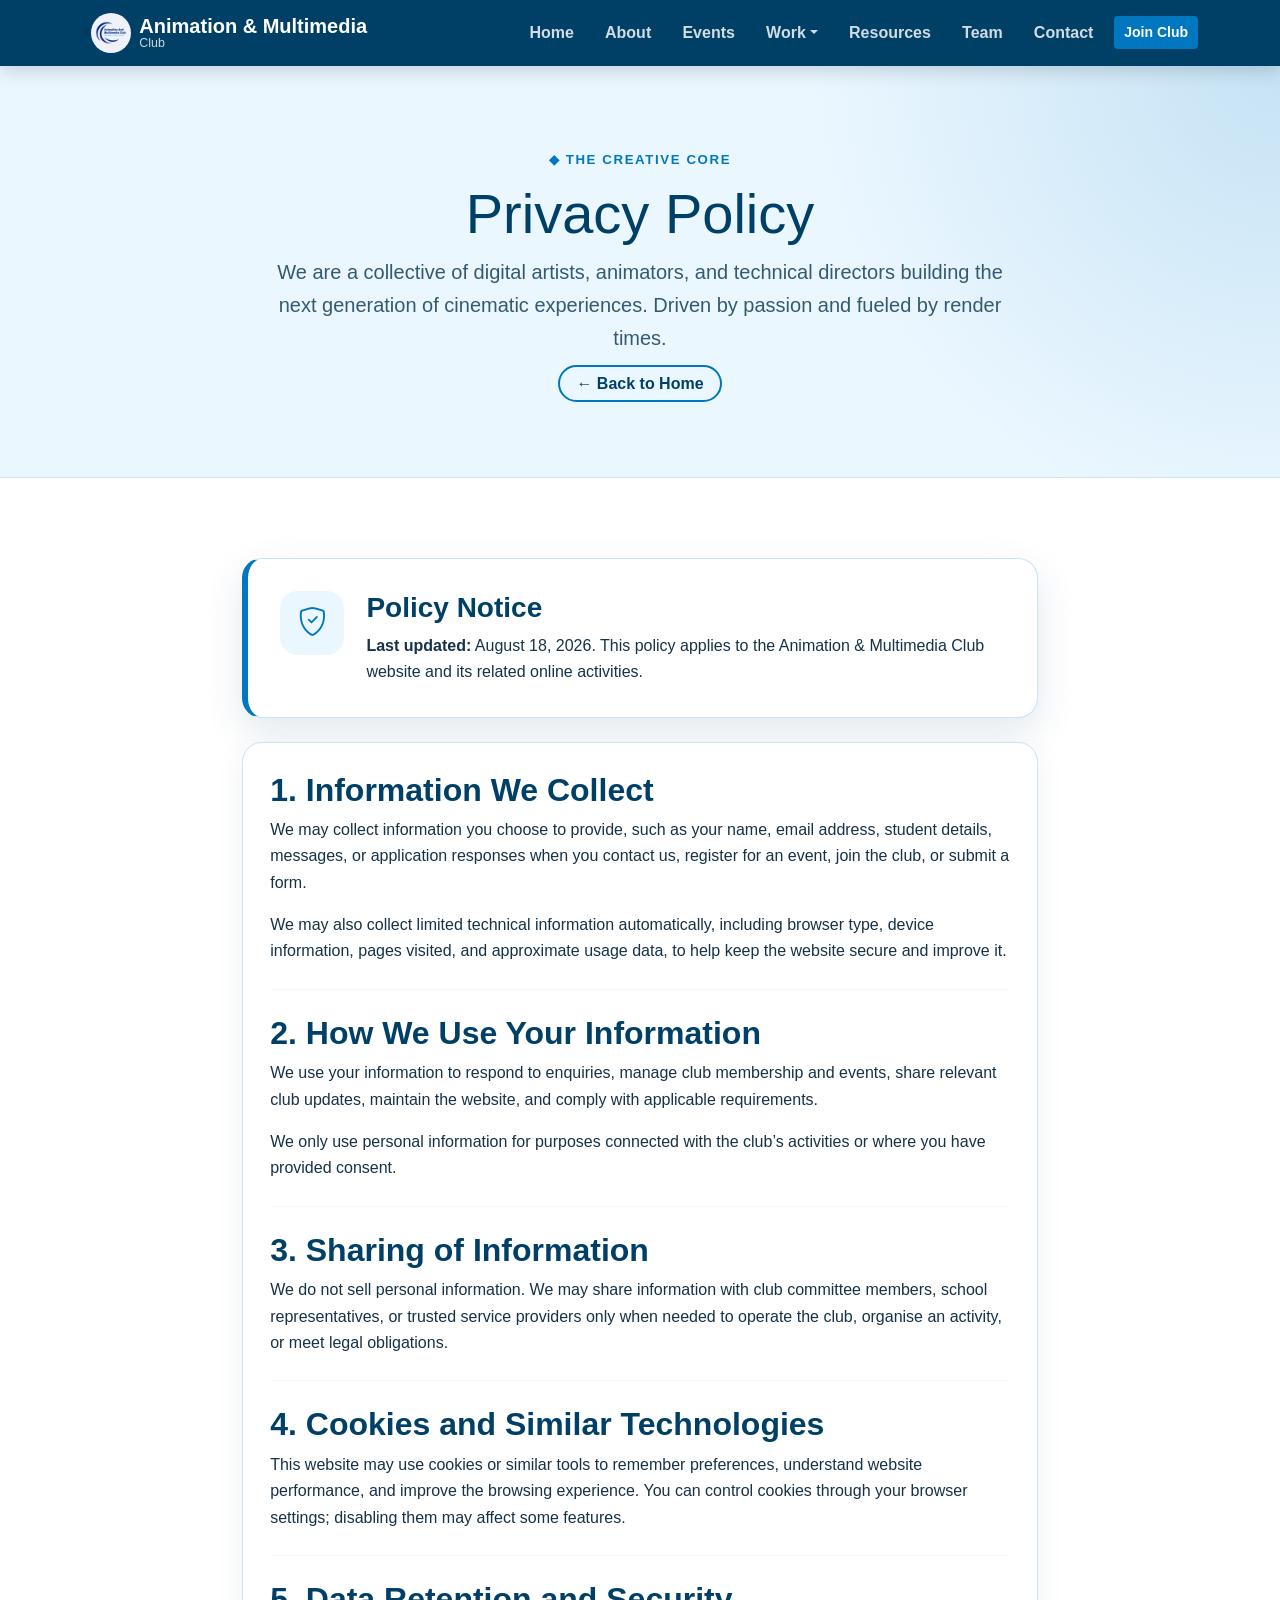
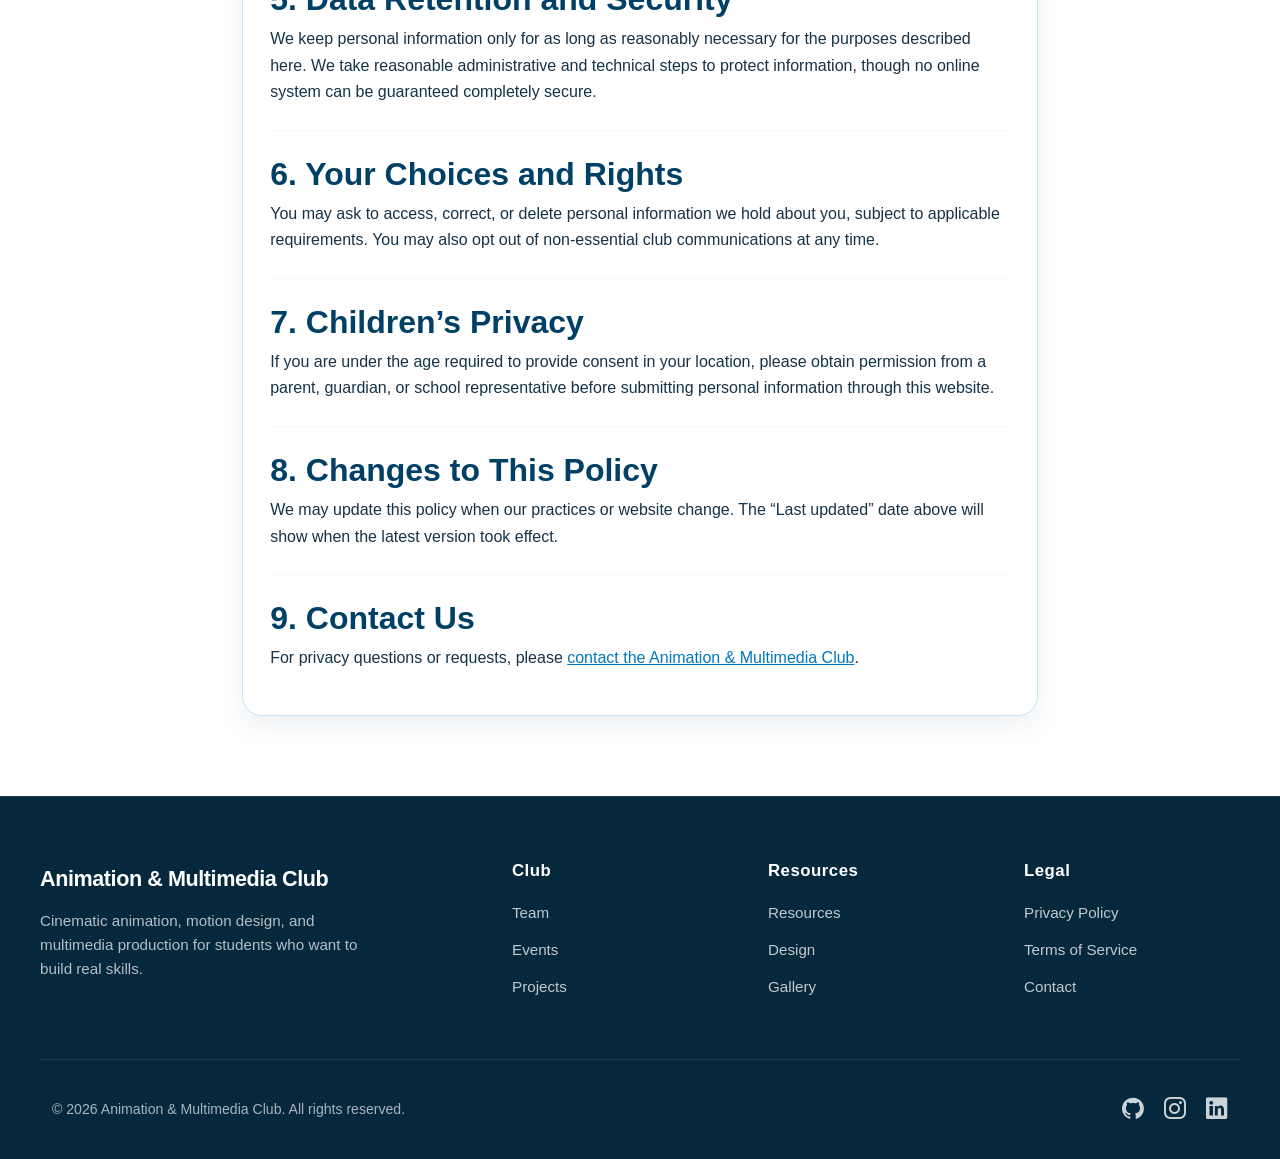
<file: privacyPolicy.html>
<!DOCTYPE html>
<html lang="en">

<head>
  <meta charset="UTF-8">
  <meta name="viewport" content="width=device-width, initial-scale=1.0">
  <meta name="description" content="Meet the team behind the Animation & Multimedia Club.">
  <title>Privacy policy | Animation & Multimedia Club</title>
  <link href="https://cdn.jsdelivr.net/npm/bootstrap@5.3.8/dist/css/bootstrap.min.css" rel="stylesheet">
  <link rel="stylesheet" href="https://cdn.jsdelivr.net/npm/bootstrap-icons@1.13.1/font/bootstrap-icons.min.css">
  <link rel="stylesheet" href="css/style.css">
  <style>
    /* Image-specific rules for the member-card structure in style.css. */
    .member-avatar.member-photo {
      display: block;
      object-fit: cover;
    }

    .member-card h3 {
      margin-bottom: .35rem;
    }
  </style>
</head>



    <!-- ================= NAVBAR ================= -->
 <body data-page="team">
  <nav class="navbar navbar-expand-lg navbar-dark club-navbar sticky-top">
    <div class="container">
      <<a class="navbar-brand d-flex align-items-center gap-2" href="index.html">
        <img src="images/logo.jpeg" alt="Logo"
          style="height: 40px; width: 40px; border-radius: 50%; object-fit: cover;">
        <span><strong>Animation &amp; Multimedia</strong><small class="d-block">Club</small></span>
        </a>

        <button class="navbar-toggler" type="button" data-bs-toggle="collapse" data-bs-target="#mainNavbar"
          aria-controls="mainNavbar" aria-expanded="false" aria-label="Toggle navigation">
          <span class="navbar-toggler-icon"></span>
        </button>
        <div class="collapse navbar-collapse" id="mainNavbar">
          <ul class="navbar-nav ms-auto align-items-lg-center">
            <li class="nav-item"><a class="nav-link" href="index.html">Home</a></li>
            <li class="nav-item"><a class="nav-link" href="about.html">About</a></li>
            <li class="nav-item"><a class="nav-link" href="events.html">Events</a></li>

            <li class="nav-item dropdown">
              <a class="nav-link dropdown-toggle" href="#" role="button" data-bs-toggle="dropdown"
                aria-expanded="false">Work</a>
              <ul class="dropdown-menu">
                <li><a class="dropdown-item" href="gallery.html">Gallery</a></li>
                <li><a class="dropdown-item" href="showcase.html">Showcase</a></li>
                <li><a class="dropdown-item" href="projects.html">Projects</a></li>
                <li><a class="dropdown-item" href="design.html">Design</a></li>
              </ul>
            </li>

            <li class="nav-item"><a class="nav-link" href="resources.html">Resources</a></li>
            <li class="nav-item"><a class="nav-link" href="team.html">Team</a></li>
            <li class="nav-item"><a class="nav-link" href="contact.html">Contact</a></li>
            <li class="nav-item ms-lg-2">
              <a class="btn btn-accent btn-sm" href="joinClub.html">Join Club</a>
            </li>
          </ul>
        </div>
    </div>
  </nav>

    <!-- ================= HERO SECTION ================= -->
    <header class="page-hero section-space text-center">
        <div class="container mx-auto">
            <span class="eyebrow">◆ THE CREATIVE CORE</span>
            <h1 class="display-4 mt-2">Privacy Policy</h1>
            <p class="lead mx-auto">
                We are a collective of digital artists, animators, and technical directors building the next generation
                of cinematic experiences. Driven by passion and fueled by render times.
            </p>
            <div class="mt-3">
                <a class="btn-outline-accent text-decoration-none px-3 py-2 rounded-pill fs-6" href="index.html">← Back
                    to Home</a>
            </div>
        </div>
    </header>

    <!-- ================= MAIN CONTENT ================= -->
    <main class="section-space">
        <div class="container mx-auto" style="max-width: 820px;">

            <!-- Notice Box -->
            <div class="mission-card mb-4">
                <div class="mission-icon">
                    <i class="bi bi-shield-check"></i>
                </div>
                <div>
                    <h3>Policy Notice</h3>
                    <p class="mb-0">
                        <strong>Last updated:</strong> August 18, 2026. This policy applies to the Animation &amp;
                        Multimedia Club website and its related online activities.
                    </p>
                </div>
            </div>

            <!-- Privacy Policy Articles -->
            <article class="member-card text-start">
                <section class="mb-4">
                    <h2>1. Information We Collect</h2>
                    <p>We may collect information you choose to provide, such as your name, email address, student
                        details, messages, or application responses when you contact us, register for an event, join the
                        club, or submit a form.</p>
                    <p>We may also collect limited technical information automatically, including browser type, device
                        information, pages visited, and approximate usage data, to help keep the website secure and
                        improve it.</p>
                </section>

                <hr style="border-color: var(--border);">

                <section class="my-4">
                    <h2>2. How We Use Your Information</h2>
                    <p>We use your information to respond to enquiries, manage club membership and events, share
                        relevant club updates, maintain the website, and comply with applicable requirements.</p>
                    <p>We only use personal information for purposes connected with the club’s activities or where you
                        have provided consent.</p>
                </section>

                <hr style="border-color: var(--border);">

                <section class="my-4">
                    <h2>3. Sharing of Information</h2>
                    <p>We do not sell personal information. We may share information with club committee members, school
                        representatives, or trusted service providers only when needed to operate the club, organise an
                        activity, or meet legal obligations.</p>
                </section>

                <hr style="border-color: var(--border);">

                <section class="my-4">
                    <h2>4. Cookies and Similar Technologies</h2>
                    <p>This website may use cookies or similar tools to remember preferences, understand website
                        performance, and improve the browsing experience. You can control cookies through your browser
                        settings; disabling them may affect some features.</p>
                </section>

                <hr style="border-color: var(--border);">

                <section class="my-4">
                    <h2>5. Data Retention and Security</h2>
                    <p>We keep personal information only for as long as reasonably necessary for the purposes described
                        here. We take reasonable administrative and technical steps to protect information, though no
                        online system can be guaranteed completely secure.</p>
                </section>

                <hr style="border-color: var(--border);">

                <section class="my-4">
                    <h2>6. Your Choices and Rights</h2>
                    <p>You may ask to access, correct, or delete personal information we hold about you, subject to
                        applicable requirements. You may also opt out of non-essential club communications at any time.
                    </p>
                </section>

                <hr style="border-color: var(--border);">

                <section class="my-4">
                    <h2>7. Children’s Privacy</h2>
                    <p>If you are under the age required to provide consent in your location, please obtain permission
                        from a parent, guardian, or school representative before submitting personal information through
                        this website.</p>
                </section>

                <hr style="border-color: var(--border);">

                <section class="my-4">
                    <h2>8. Changes to This Policy</h2>
                    <p>We may update this policy when our practices or website change. The “Last updated” date above
                        will show when the latest version took effect.</p>
                </section>

                <hr style="border-color: var(--border);">

                <section class="mt-4">
                    <h2>9. Contact Us</h2>
                    <p>For privacy questions or requests, please <a href="contact.html">contact the Animation &amp;
                            Multimedia Club</a>.</p>
                </section>
            </article>
        </div>
    </main>

    <!-- ================= FOOTER ================= -->
     <footer>

    <div class="footer-grid">
      <div>
        <div class="footer-logo">Animation & Multimedia Club</div>
        <p class="footer-tagline">Cinematic animation, motion design, and multimedia production for students who want to
          build real skills.</p>
      </div>
      <div class="footer-col">
        <h4>Club</h4>
        <ul>
          <li><a href="team.html">Team</a></li>
          <li><a href="events.html">Events</a></li>
          <li><a href="projects.html">Projects</a></li>
        </ul>
      </div>
      <div class="footer-col">
        <h4>Resources</h4>
        <ul>
          <li><a href="resources.html">Resources</a></li>
          <li><a href="design.html">Design</a></li>
          <li><a href="gallery.html">Gallery</a></li>
        </ul>
      </div>
      <div class="footer-col">
        <h4>Legal</h4>
        <ul>
          <li><a href="privacyPolicy.html">Privacy Policy</a></li>
          <li><a href="termsOfService.html">Terms of Service</a></li>
          <li><a href="contact.html">Contact</a></li>
        </ul>
      </div>
    </div>

    <div class="container d-flex flex-column flex-md-row justify-content-between align-items-md-center gap-3">
      <p class="mb-0">© 2026 Animation &amp; Multimedia Club. All rights reserved.</p>
      <div><a href="https://github.com" aria-label="GitHub"><i class="bi bi-github"></i></a><a
          href="https://www.instagram.com" aria-label="Instagram"><i class="bi bi-instagram"></i></a><a
          href="https://www.linkedin.com" aria-label="LinkedIn"><i class="bi bi-linkedin"></i></a></div>
    </div>
  </footer>

</body>

</html>
</file>
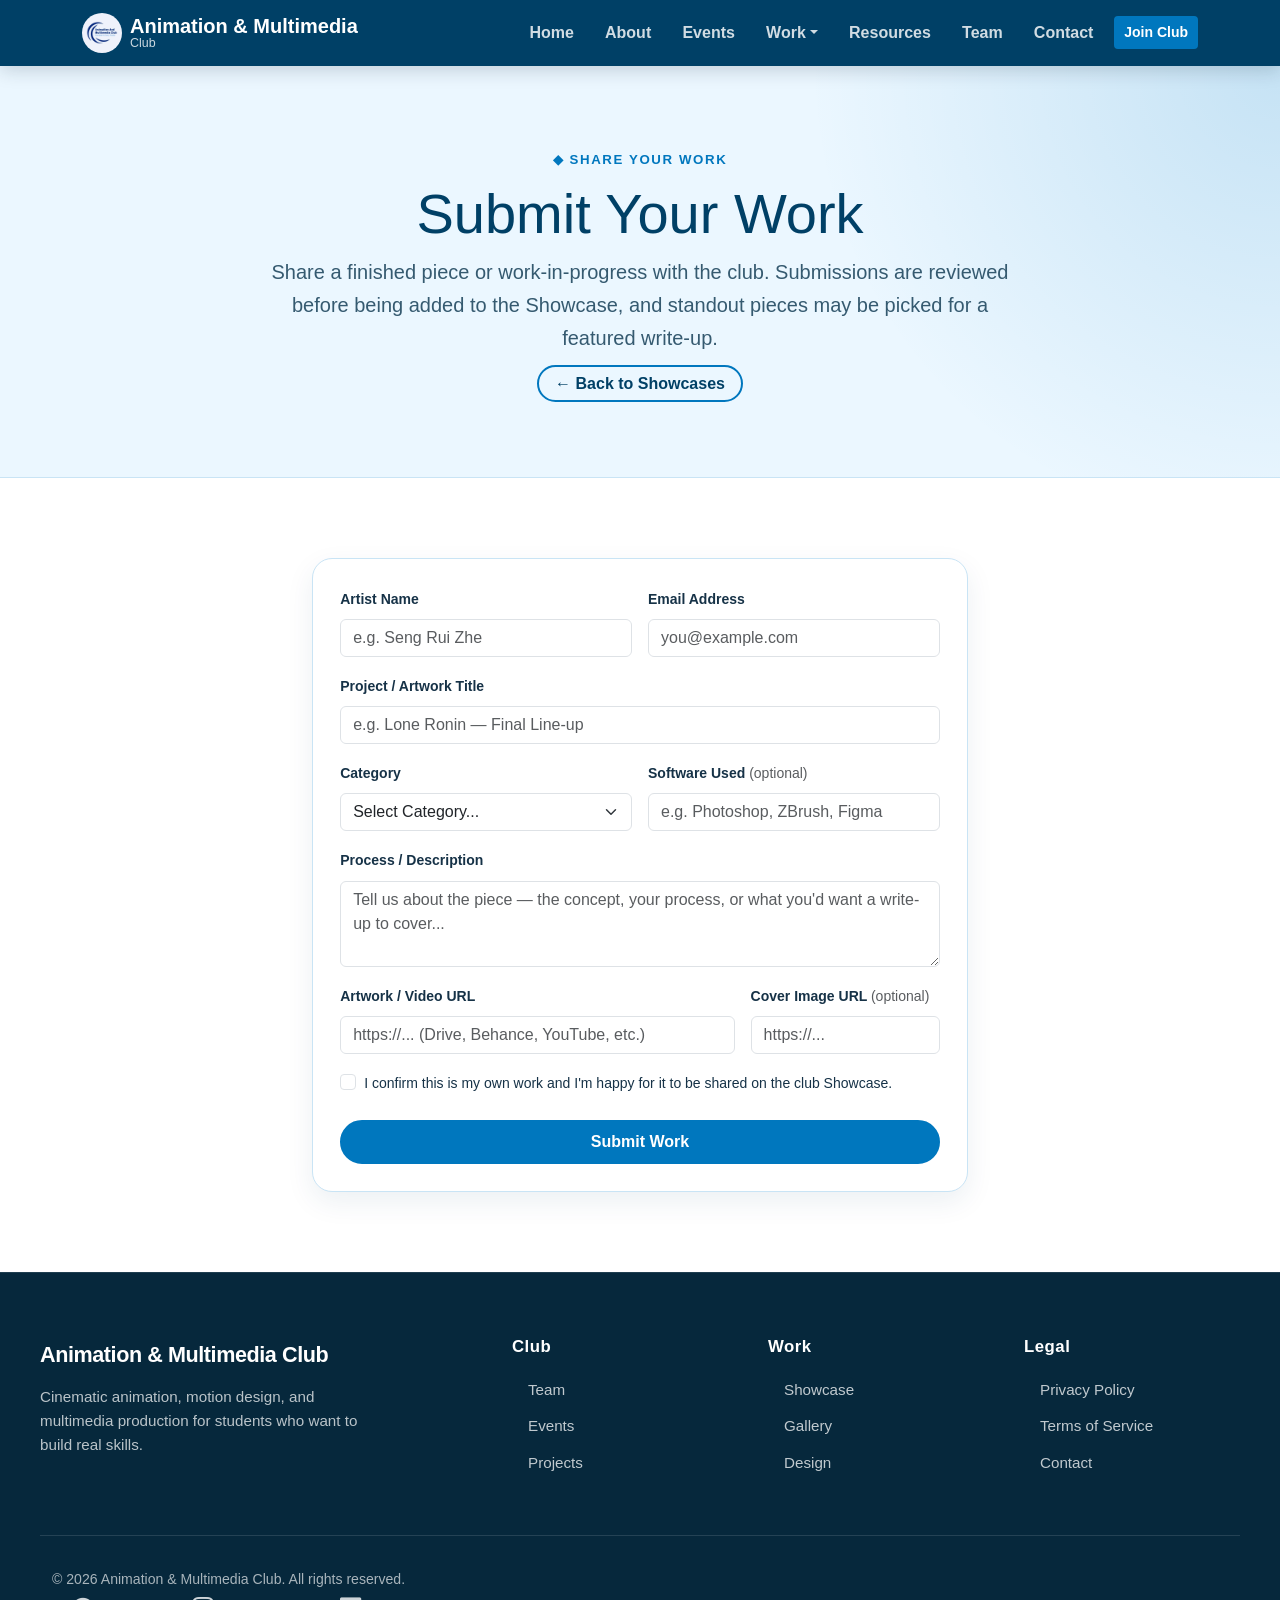
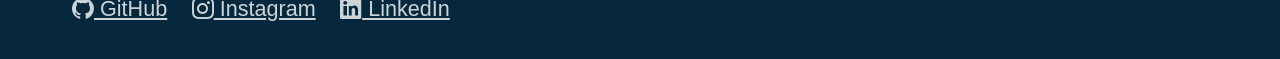
<file: showcaseSubmit.html>
<!DOCTYPE html>
<html lang="en">

<head>
  <meta charset="UTF-8">
  <meta name="viewport" content="width=device-width, initial-scale=1.0">
  <meta name="description"
    content="Submit your artwork or project to be featured in the Animation & Multimedia Club showcase.">
  <title>Submit Your Work | Animation & Multimedia Club</title>
  <link href="https://cdn.jsdelivr.net/npm/bootstrap@5.3.3/dist/css/bootstrap.min.css" rel="stylesheet">
  <link rel="stylesheet" href="https://cdn.jsdelivr.net/npm/bootstrap-icons@1.13.1/font/bootstrap-icons.min.css">
  <link rel="stylesheet" href="https://cdnjs.cloudflare.com/ajax/libs/font-awesome/6.5.1/css/all.min.css">
  <link rel="stylesheet" href="css/style.css">
</head>

<body>

  <!-- NAVBAR -->
  <nav class="navbar navbar-expand-lg navbar-dark club-navbar sticky-top">
    <div class="container">
      <a class="navbar-brand d-flex align-items-center gap-2" href="index.html">
        <img src="images/logo.jpeg" alt="Logo"
          style="height: 40px; width: 40px; border-radius: 50%; object-fit: cover;">
        <span><strong>Animation &amp; Multimedia</strong><small class="d-block">Club</small></span>
      </a>
      <button class="navbar-toggler" type="button" data-bs-toggle="collapse" data-bs-target="#mainNavbar"
        aria-controls="mainNavbar" aria-expanded="false" aria-label="Toggle navigation">
        <span class="navbar-toggler-icon"></span>
      </button>
      <div class="collapse navbar-collapse" id="mainNavbar">
        <ul class="navbar-nav ms-auto align-items-lg-center">
          <li class="nav-item"><a class="nav-link" href="index.html">Home</a></li>
          <li class="nav-item"><a class="nav-link" href="about.html">About</a></li>
          <li class="nav-item"><a class="nav-link" href="events.html">Events</a></li>
          <li class="nav-item dropdown">
            <a class="nav-link dropdown-toggle" href="#" role="button" data-bs-toggle="dropdown"
              aria-expanded="false">Work</a>
            <ul class="dropdown-menu">
              <li><a class="dropdown-item" href="gallery.html">Gallery</a></li>
              <li><a class="dropdown-item" href="showcase.html">Showcase</a></li>
              <li><a class="dropdown-item" href="projects.html">Projects</a></li>
              <li><a class="dropdown-item" href="design.html">Design</a></li>
              <li><a class="dropdown-item" href="showcaseSubmit.html">Submit Work</a></li>
            </ul>
          </li>

          <li class="nav-item"><a class="nav-link" href="resources.html">Resources</a></li>
          <li class="nav-item"><a class="nav-link" href="team.html">Team</a></li>
          <li class="nav-item"><a class="nav-link" href="contact.html">Contact</a></li>
          <li class="nav-item ms-lg-2"><a class="btn btn-accent btn-sm" href="joinClub.html">Join Club</a></li>
        </ul>
      </div>
    </div>
  </nav>

  <!-- HERO / HEADER -->
  <header class="page-hero section-space text-center">
    <div class="container mx-auto">
      <span class="eyebrow">◆ SHARE YOUR WORK</span>
      <h1 class="display-4 mt-2">Submit Your Work</h1>
      <p class="lead mx-auto">
        Share a finished piece or work-in-progress with the club. Submissions are reviewed before being added to the
        Showcase, and standout pieces may be picked for a featured write-up.
      </p>
      <div class="mt-3">
        <a class="btn-outline-accent text-decoration-none px-3 py-2 rounded-pill fs-6" href="showcase.html">← Back to
          Showcases</a>
      </div>
    </div>
  </header>

  <!-- MAIN CONTENT -->
  <main class="section-space">
    <div class="container mx-auto" style="max-width: 680px;">

      <!-- Submission Form -->
      <form id="showcaseForm" class="member-card text-start" novalidate>

        <div class="row g-3 mb-3">
          <div class="col-md-6 field" id="field-name">
            <label for="fullName" class="form-label fw-bold small">Artist Name</label>
            <input type="text" class="form-control" id="fullName" name="fullName" placeholder="e.g. Seng Rui Zhe">
            <div class="error-message text-danger small mt-1" style="display: none;">Please enter your name.</div>
          </div>
          <div class="col-md-6 field" id="field-email">
            <label for="email" class="form-label fw-bold small">Email Address</label>
            <input type="email" class="form-control" id="email" name="email" placeholder="you@example.com">
            <div class="error-message text-danger small mt-1" style="display: none;">Please enter a valid email.</div>
          </div>
        </div>

        <div class="mb-3 field" id="field-title">
          <label for="pieceTitle" class="form-label fw-bold small">Project / Artwork Title</label>
          <input type="text" class="form-control" id="pieceTitle" name="pieceTitle"
            placeholder="e.g. Lone Ronin — Final Line-up">
          <div class="error-message text-danger small mt-1" style="display: none;">Please give your piece a title.</div>
        </div>

        <div class="row g-3 mb-3">
          <div class="col-md-6 field" id="field-category">
            <label for="category" class="form-label fw-bold small">Category</label>
            <select class="form-select" id="category" name="category">
              <option value="">Select Category...</option>
              <option value="concept">Concept Art</option>
              <option value="3d">Environment / 3D</option>
              <option value="uiux">UI / UX Design</option>
            </select>
            <div class="error-message text-danger small mt-1" style="display: none;">Please select a category.</div>
          </div>
          <div class="col-md-6 field">
            <label for="software" class="form-label fw-bold small">Software Used <span
                class="text-muted fw-normal">(optional)</span></label>
            <input type="text" class="form-control" id="software" name="software"
              placeholder="e.g. Photoshop, ZBrush, Figma">
          </div>
        </div>

        <div class="mb-3 field" id="field-description">
          <label for="description" class="form-label fw-bold small">Process / Description</label>
          <textarea class="form-control" id="description" name="description" rows="3"
            placeholder="Tell us about the piece — the concept, your process, or what you'd want a write-up to cover..."></textarea>
          <div class="error-message text-danger small mt-1" style="display: none;">Please provide a short description.
          </div>
        </div>

        <div class="row g-3 mb-3">
          <div class="col-md-8 field" id="field-link">
            <label for="workLink" class="form-label fw-bold small">Artwork / Video URL</label>
            <input type="url" class="form-control" id="workLink" name="workLink"
              placeholder="https://... (Drive, Behance, YouTube, etc.)">
            <div class="error-message text-danger small mt-1" style="display: none;">Please provide a valid URL.</div>
          </div>
          <div class="col-md-4 field">
            <label for="coverImage" class="form-label fw-bold small">Cover Image URL <span
                class="text-muted fw-normal">(optional)</span></label>
            <input type="url" class="form-control" id="coverImage" name="coverImage" placeholder="https://...">
          </div>
        </div>

        <div class="mb-3 form-check checkbox-field" id="field-agree">
          <input type="checkbox" class="form-check-input" id="agree" name="agree">
          <label class="form-check-label small" for="agree">I confirm this is my own work and I'm happy for it to be
            shared on the club Showcase.</label>
        </div>
        <div class="error-message text-danger small mb-3" id="agree-error" style="display: none;">Please confirm before
          submitting.</div>

        <button type="submit" class="btn btn-accent w-100 py-2 rounded-pill fs-6 mt-2">Submit Work</button>

      </form>

      <!-- Success Panel -->
      <div id="successPanel" class="member-card text-center" style="display: none;">
        <div class="mission-icon mx-auto mb-3"><i class="fa-solid fa-circle-check bi bi-check-circle"></i></div>
        <h3>Thanks — your work is in!</h3>
        <p class="mb-4">We've received your submission and it'll be reviewed before appearing on the Showcase page.</p>
        <a href="showcase.html" class="btn btn-outline-accent">← Back to Showcases</a>
      </div>

    </div>
  </main>

  <!-- FOOTER -->
  <footer class="club-footer">
    <div class="footer-grid">
      <div>
        <div class="footer-logo">Animation &amp; Multimedia Club</div>
        <p class="footer-tagline">Cinematic animation, motion design, and multimedia production for students who want to
          build real skills.</p>
      </div>
      <div class="footer-col">
        <h4>Club</h4>
        <ul>
          <li><a href="team.html">Team</a></li>
          <li><a href="events.html">Events</a></li>
          <li><a href="projects.html">Projects</a></li>
        </ul>
      </div>
      <div class="footer-col">
        <h4>Work</h4>
        <ul>
          <li><a href="showcase.html">Showcase</a></li>
          <li><a href="gallery.html">Gallery</a></li>
          <li><a href="design.html">Design</a></li>
        </ul>
      </div>
      <div class="footer-col">
        <h4>Legal</h4>
        <ul>
          <li><a href="privacyPolicy.html">Privacy Policy</a></li>
          <li><a href="termsOfService.html">Terms of Service</a></li>
          <li><a href="contact.html">Contact</a></li>
        </ul>
      </div>
    </div>
    <div class="footer-bottom container">
      <p class="mb-0">© 2026 Animation &amp; Multimedia Club. All rights reserved.</p>
      <div class="footer-socials">
        <a href="https://github.com" aria-label="GitHub"><i class="bi bi-github"></i> GitHub</a>
        <a href="https://www.instagram.com" aria-label="Instagram"><i class="bi bi-instagram"></i> Instagram</a>
        <a href="https://www.linkedin.com" aria-label="LinkedIn"><i class="bi bi-linkedin"></i> LinkedIn</a>
      </div>
    </div>
  </footer>

  <!-- Submission Script -->
  <script>
    const form = document.getElementById("showcaseForm");
    const successPanel = document.getElementById("successPanel");

    function setError(fieldId, hasError) {
      const field = document.getElementById(fieldId);
      const errorMsg = field.querySelector(".error-message");
      const input = field.querySelector("input, select, textarea");

      if (hasError) {
        if (input) input.style.borderColor = "var(--error, #dc2626)";
        if (errorMsg) errorMsg.style.display = "block";
      } else {
        if (input) input.style.borderColor = "";
        if (errorMsg) errorMsg.style.display = "none";
      }
    }

    form.addEventListener("submit", function (e) {
      e.preventDefault();

      const fullName = document.getElementById("fullName").value.trim();
      const email = document.getElementById("email").value.trim();
      const pieceTitle = document.getElementById("pieceTitle").value.trim();
      const category = document.getElementById("category").value;
      const software = document.getElementById("software").value.trim();
      const description = document.getElementById("description").value.trim();
      const workLink = document.getElementById("workLink").value.trim();
      const coverImage = document.getElementById("coverImage").value.trim();
      const agree = document.getElementById("agree").checked;

      let isValid = true;

      setError("field-name", !fullName);
      if (!fullName) isValid = false;

      const emailPattern = /^[^\s@]+@[^\s@]+\.[^\s@]+$/;
      setError("field-email", !emailPattern.test(email));
      if (!emailPattern.test(email)) isValid = false;

      setError("field-title", !pieceTitle);
      if (!pieceTitle) isValid = false;

      setError("field-category", !category);
      if (!category) isValid = false;

      setError("field-description", !description);
      if (!description) isValid = false;

      let linkValid = false;
      try {
        const urlCheck = new URL(workLink);
        linkValid = urlCheck.protocol === "http:" || urlCheck.protocol === "https:";
      } catch (err) {
        linkValid = false;
      }
      setError("field-link", !linkValid);
      if (!linkValid) isValid = false;

      document.getElementById("agree-error").style.display = agree ? "none" : "block";
      if (!agree) isValid = false;

      if (!isValid) return;

      const categoryLabels = { concept: "Concept Art", "3d": "Environment / 3D", uiux: "UI / UX Design" };
      const defaultCover = "https://images.unsplash.com/photo-1618005182384-a83a8bd57fbe?auto=format&fit=crop&w=800&q=80";

      const newSubmission = {
        id: "sub_" + Date.now(),
        title: pieceTitle,
        artist: fullName,
        email: email,
        category: category,
        categoryLabel: categoryLabels[category] || category,
        software: software || "Not specified",
        description: description,
        link: workLink,
        coverImage: coverImage || defaultCover,
        createdAt: new Date().toLocaleDateString()
      };

      const existingSubmissions = JSON.parse(localStorage.getItem("clubShowcaseSubmissions") || "[]");
      existingSubmissions.unshift(newSubmission);
      localStorage.setItem("clubShowcaseSubmissions", JSON.stringify(existingSubmissions));

      form.setAttribute("style", "display: none !important");
      successPanel.setAttribute("style", "display: block !important");
    });
  </script>

  <script src="https://cdn.jsdelivr.net/npm/bootstrap@5.3.3/dist/js/bootstrap.bundle.min.js"></script>
</body>

</html>
</file>
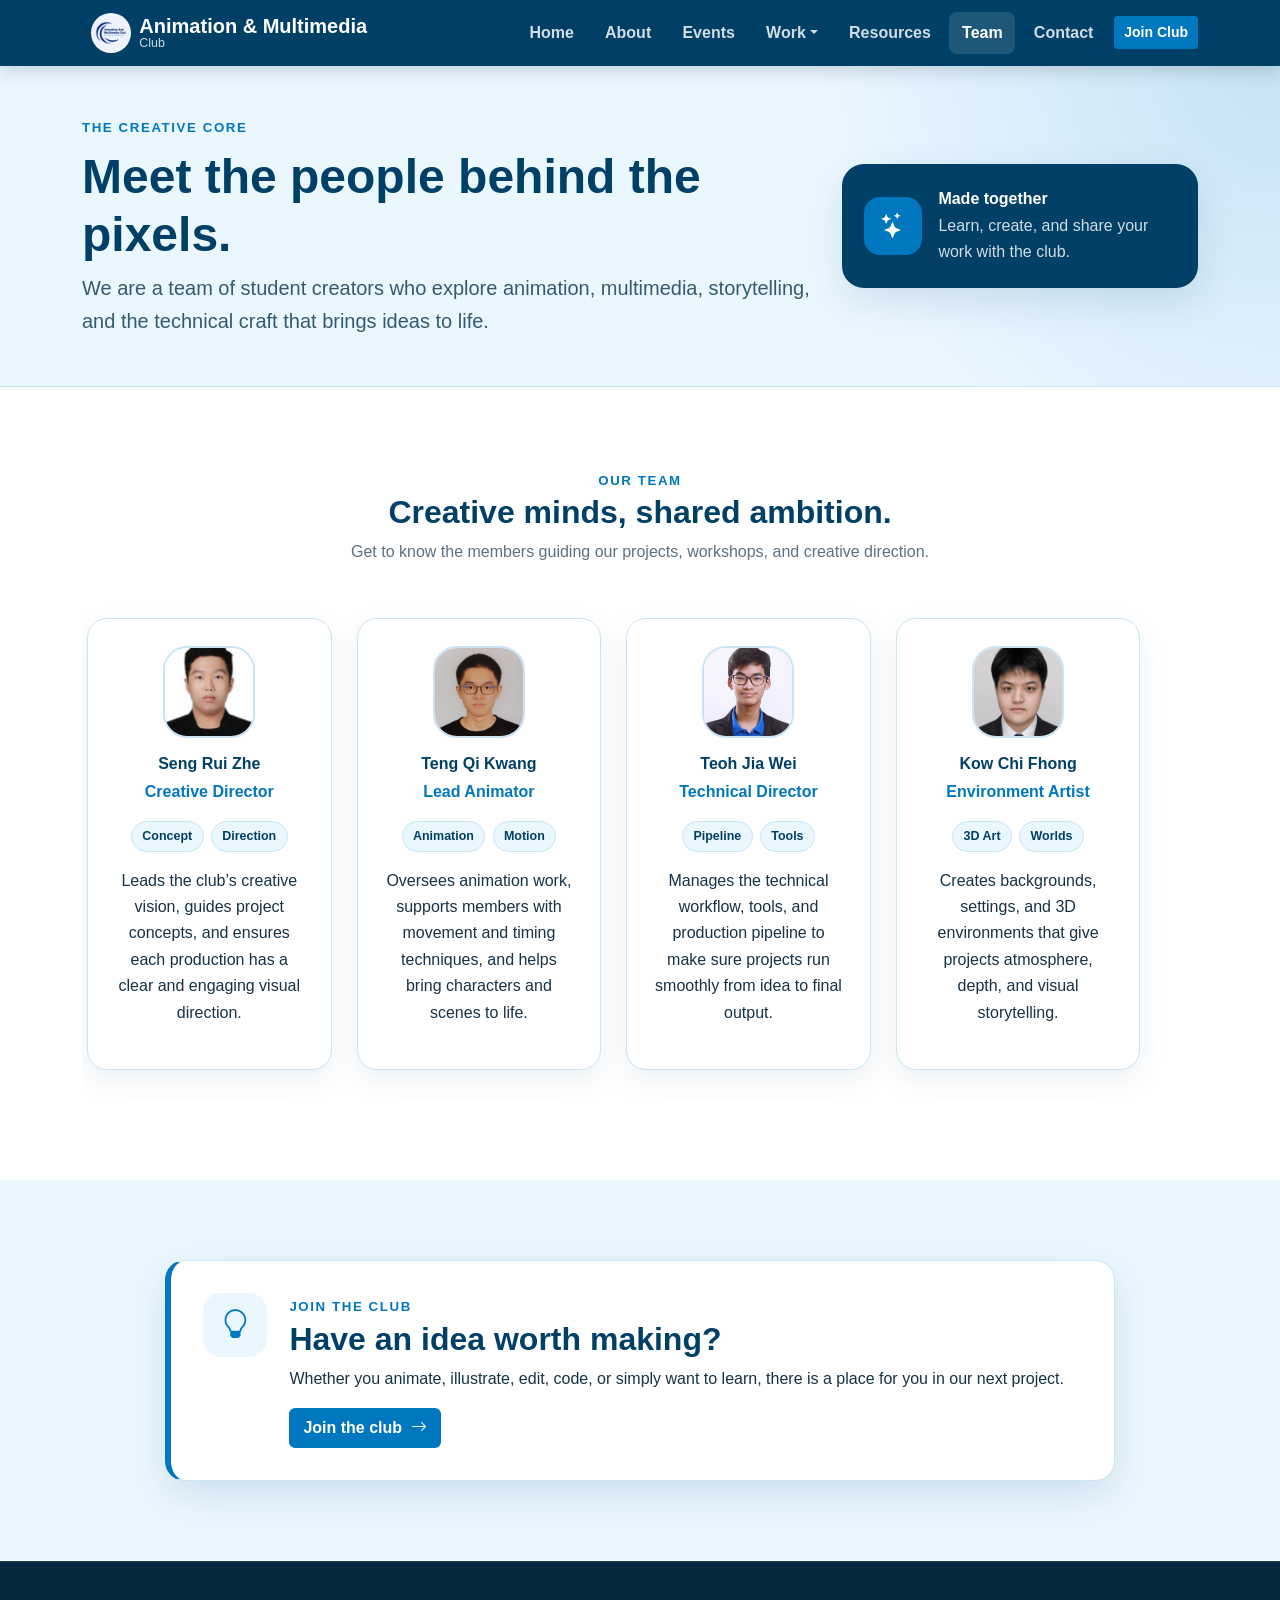
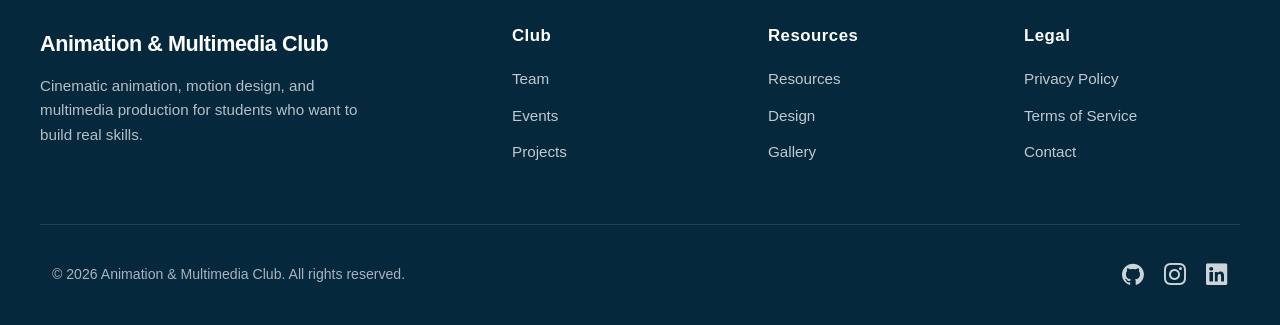
<file: team.html>
<!DOCTYPE html>
<html lang="en">

<head>
  <meta charset="UTF-8">
  <meta name="viewport" content="width=device-width, initial-scale=1.0">
  <meta name="description" content="Meet the team behind the Animation & Multimedia Club.">
  <title>Team | Animation & Multimedia Club</title>
  <link href="https://cdn.jsdelivr.net/npm/bootstrap@5.3.8/dist/css/bootstrap.min.css" rel="stylesheet">
  <link rel="stylesheet" href="https://cdn.jsdelivr.net/npm/bootstrap-icons@1.13.1/font/bootstrap-icons.min.css">
  <link rel="stylesheet" href="css/style.css">
  <style>
    /* Image-specific rules for the member-card structure in style.css. */
    .member-avatar.member-photo {
      display: block;
      object-fit: cover;
    }

    .member-card h3 {
      margin-bottom: .35rem;
    }
  </style>
</head>

<body data-page="team">
  <nav class="navbar navbar-expand-lg navbar-dark club-navbar sticky-top">
    <div class="container">
      <<a class="navbar-brand d-flex align-items-center gap-2" href="index.html">
        <img src="images/logo.jpeg" alt="Logo"
          style="height: 40px; width: 40px; border-radius: 50%; object-fit: cover;">
        <span><strong>Animation &amp; Multimedia</strong><small class="d-block">Club</small></span>
        </a>

        <button class="navbar-toggler" type="button" data-bs-toggle="collapse" data-bs-target="#mainNavbar"
          aria-controls="mainNavbar" aria-expanded="false" aria-label="Toggle navigation">
          <span class="navbar-toggler-icon"></span>
        </button>
        <div class="collapse navbar-collapse" id="mainNavbar">
          <ul class="navbar-nav ms-auto align-items-lg-center">
            <li class="nav-item"><a class="nav-link" href="index.html">Home</a></li>
            <li class="nav-item"><a class="nav-link" href="about.html">About</a></li>
            <li class="nav-item"><a class="nav-link" href="events.html">Events</a></li>

            <li class="nav-item dropdown">
              <a class="nav-link dropdown-toggle" href="#" role="button" data-bs-toggle="dropdown"
                aria-expanded="false">Work</a>
              <ul class="dropdown-menu">
                <li><a class="dropdown-item" href="gallery.html">Gallery</a></li>
                <li><a class="dropdown-item" href="showcase.html">Showcase</a></li>
                <li><a class="dropdown-item" href="projects.html">Projects</a></li>
                <li><a class="dropdown-item" href="design.html">Design</a></li>
              </ul>
            </li>

            <li class="nav-item"><a class="nav-link" href="resources.html">Resources</a></li>
            <li class="nav-item"><a class="nav-link active" aria-current="page" href="team.html">Team</a></li>
            <li class="nav-item"><a class="nav-link" href="contact.html">Contact</a></li>
            <li class="nav-item ms-lg-2">
              <a class="btn btn-accent btn-sm" href="joinClub.html">Join Club</a>
            </li>
          </ul>
        </div>
    </div>
  </nav>

  <main>
    <section class="page-hero">
      <div class="container py-5">
        <div class="row align-items-center g-4">
          <div class="col-lg-8 reveal">
            <span class="eyebrow">THE CREATIVE CORE</span>
            <h1 class="display-5 fw-bold mt-2">Meet the people behind the pixels.</h1>
            <p class="lead mb-0">We are a team of student creators who explore animation, multimedia, storytelling, and
              the technical craft that brings ideas to life.</p>
          </div>
          <div class="col-lg-4 reveal">
            <div class="hero-art-card"><i class="bi bi-stars"></i>
              <div><strong>Made together</strong>
                <p class="mb-0">Learn, create, and share your work with the club.</p>
              </div>
            </div>
          </div>
        </div>
      </div>
    </section>

    <section class="section-space">
      <div class="container">
        <div class="section-heading text-center reveal">
          <span class="eyebrow">OUR TEAM</span>
          <h2>Creative minds, shared ambition.</h2>
          <p class="mb-0">Get to know the members guiding our projects, workshops, and creative direction.</p>
        </div>

        <div class="member-scroll-wrapper reveal">

          <div class="member-scroll" id="teamMembers" aria-label="Team members">
            <article class="member-slide">
              <div class="member-card"><img class="member-avatar member-photo" src="images/Team/Seng Rui Zhe.png"
                  alt="Seng Rui Zhe">
                <h3>Seng Rui Zhe</h3>
                <p class="member-role">Creative Director</p>
                <div class="member-tags"><span>Concept</span><span>Direction</span></div>
                <p></p>
                <p>Leads the club’s creative vision, guides project concepts, and ensures each production has a clear
                  and engaging visual direction. </p>
              </div>
            </article>

            <article class="member-slide">
              <div class="member-card"><img class="member-avatar member-photo" src="images/Team/Teng Qi Kwang.jpeg"
                  alt="Teng Qi Kwang">
                <h3>Teng Qi Kwang</h3>
                <p class="member-role">Lead Animator</p>
                <div class="member-tags"><span>Animation</span><span>Motion</span></div>
                <p></p>
                <p>Oversees animation work, supports members with movement and timing techniques, and helps bring
                  characters and scenes to life. </p>
              </div>
            </article>

            <article class="member-slide">
              <div class="member-card"><img class="member-avatar member-photo" src="images/Team/Teoh Jia Wei.jpeg"
                  alt="Teoh Jia Wei">
                <h3>Teoh Jia Wei</h3>
                <p class="member-role">Technical Director</p>
                <div class="member-tags"><span>Pipeline</span><span>Tools</span></div>
                <p></p>
                <p>Manages the technical workflow, tools, and production pipeline to make sure projects run smoothly
                  from idea to final output.</p>
              </div>
            </article>
            <article class="member-slide">
              <div class="member-card"><img class="member-avatar member-photo" src="images/Team/Kow Chi Fhong.png"
                  alt="Kow Chi Fhong">
                <h3>Kow Chi Fhong</h3>
                <p class="member-role">Environment Artist</p>
                <div class="member-tags"><span>3D Art</span><span>Worlds</span></div>
                <p></p>
                <p>Creates backgrounds, settings, and 3D environments that give projects atmosphere, depth, and visual
                  storytelling.</p>
              </div>
            </article>

          </div>
    </section>

    <section class="section-space section-soft">
      <div class="container">
        <div class="mission-card reveal">
          <div class="mission-icon"><i class="bi bi-lightbulb"></i></div>
          <div><span class="eyebrow">JOIN THE CLUB</span>
            <h2>Have an idea worth making?</h2>
            <p class="mb-3">Whether you animate, illustrate, edit, code, or simply want to learn, there is a place for
              you in our next project.</p><a class="btn btn-accent" href="joinClub.html">Join the club <i
                class="bi bi-arrow-right ms-1"></i></a>
          </div>
        </div>
      </div>
    </section>
  </main>

  <footer>

    <div class="footer-grid">
      <div>
        <div class="footer-logo">Animation & Multimedia Club</div>
        <p class="footer-tagline">Cinematic animation, motion design, and multimedia production for students who want to
          build real skills.</p>
      </div>
      <div class="footer-col">
        <h4>Club</h4>
        <ul>
          <li><a href="team.html">Team</a></li>
          <li><a href="events.html">Events</a></li>
          <li><a href="projects.html">Projects</a></li>
        </ul>
      </div>
      <div class="footer-col">
        <h4>Resources</h4>
        <ul>
          <li><a href="resources.html">Resources</a></li>
          <li><a href="design.html">Design</a></li>
          <li><a href="gallery.html">Gallery</a></li>
        </ul>
      </div>
      <div class="footer-col">
        <h4>Legal</h4>
        <ul>
          <li><a href="privacyPolicy.html">Privacy Policy</a></li>
          <li><a href="termsOfService.html">Terms of Service</a></li>
          <li><a href="contact.html">Contact</a></li>
        </ul>
      </div>
    </div>

    <div class="container d-flex flex-column flex-md-row justify-content-between align-items-md-center gap-3">
      <p class="mb-0">© 2026 Animation &amp; Multimedia Club. All rights reserved.</p>
      <div><a href="https://github.com" aria-label="GitHub"><i class="bi bi-github"></i></a><a
          href="https://www.instagram.com" aria-label="Instagram"><i class="bi bi-instagram"></i></a><a
          href="https://www.linkedin.com" aria-label="LinkedIn"><i class="bi bi-linkedin"></i></a></div>
    </div>
  </footer>

  <script src="https://cdn.jsdelivr.net/npm/bootstrap@5.3.8/dist/js/bootstrap.bundle.min.js"></script>
  <script>
    const memberScroll = document.getElementById("teamMembers");
    const scrollAmount = () => memberScroll.clientWidth * 0.82;


    const revealObserver = new IntersectionObserver((entries) => entries.forEach((entry) => {
      if (entry.isIntersecting) { entry.target.classList.add("visible"); revealObserver.unobserve(entry.target); }
    }), { threshold: 0.12 });
    document.querySelectorAll(".reveal").forEach((element) => revealObserver.observe(element));
  </script>
</body>

</html>
</file>
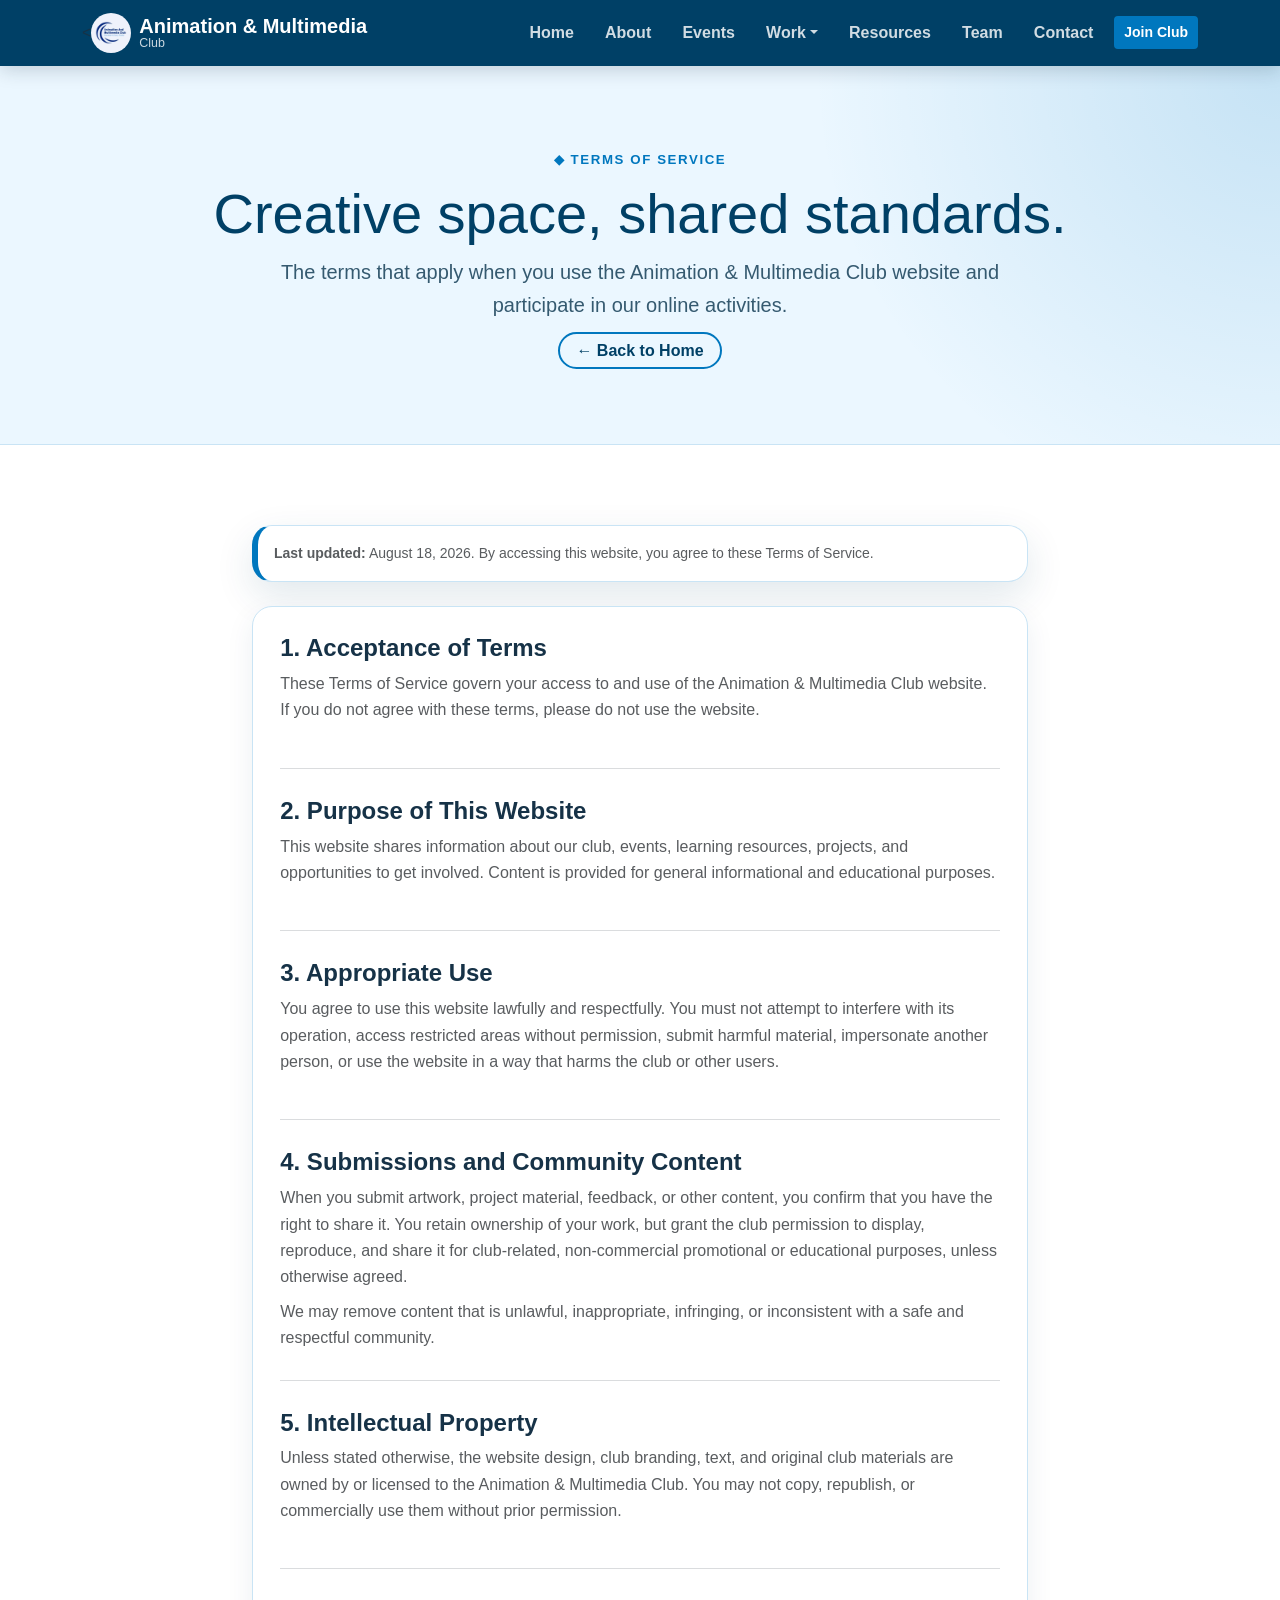
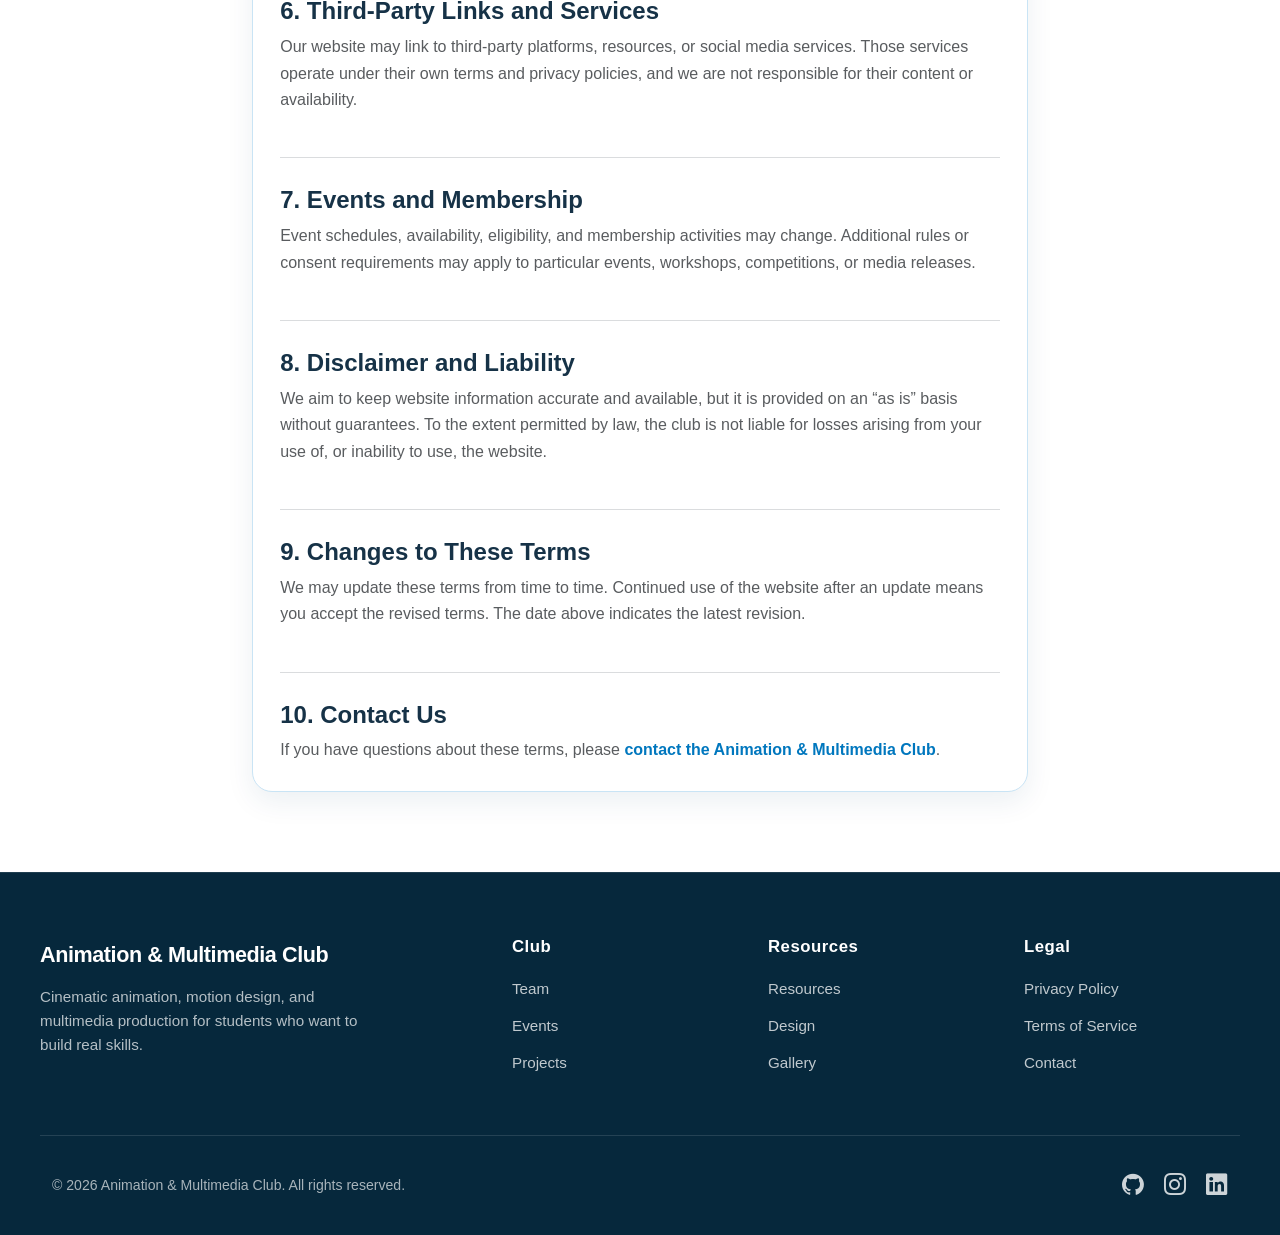
<file: termsOfService.html>
<!DOCTYPE html>
<html lang="en">

<head>
  <meta charset="UTF-8">
  <meta name="viewport" content="width=device-width, initial-scale=1.0">
  <meta name="description" content="Meet the team behind the Animation & Multimedia Club.">
  <title>Team | Animation & Multimedia Club</title>
  <link href="https://cdn.jsdelivr.net/npm/bootstrap@5.3.8/dist/css/bootstrap.min.css" rel="stylesheet">
  <link rel="stylesheet" href="https://cdn.jsdelivr.net/npm/bootstrap-icons@1.13.1/font/bootstrap-icons.min.css">
  <link rel="stylesheet" href="css/style.css">
  <style>
    /* Image-specific rules for the member-card structure in style.css. */
    .member-avatar.member-photo {
      display: block;
      object-fit: cover;
    }

    .member-card h3 {
      margin-bottom: .35rem;
    }
  </style>
</head>

<body>

    <!-- ================= NAVBAR ================= -->
<body data-page="team">
  <nav class="navbar navbar-expand-lg navbar-dark club-navbar sticky-top">
    <div class="container">
      <<a class="navbar-brand d-flex align-items-center gap-2" href="index.html">
        <img src="images/logo.jpeg" alt="Logo"
          style="height: 40px; width: 40px; border-radius: 50%; object-fit: cover;">
        <span><strong>Animation &amp; Multimedia</strong><small class="d-block">Club</small></span>
        </a>

        <button class="navbar-toggler" type="button" data-bs-toggle="collapse" data-bs-target="#mainNavbar"
          aria-controls="mainNavbar" aria-expanded="false" aria-label="Toggle navigation">
          <span class="navbar-toggler-icon"></span>
        </button>
        <div class="collapse navbar-collapse" id="mainNavbar">
          <ul class="navbar-nav ms-auto align-items-lg-center">
            <li class="nav-item"><a class="nav-link" href="index.html">Home</a></li>
            <li class="nav-item"><a class="nav-link" href="about.html">About</a></li>
            <li class="nav-item"><a class="nav-link" href="events.html">Events</a></li>

            <li class="nav-item dropdown">
              <a class="nav-link dropdown-toggle" href="#" role="button" data-bs-toggle="dropdown"
                aria-expanded="false">Work</a>
              <ul class="dropdown-menu">
                <li><a class="dropdown-item" href="gallery.html">Gallery</a></li>
                <li><a class="dropdown-item" href="showcase.html">Showcase</a></li>
                <li><a class="dropdown-item" href="projects.html">Projects</a></li>
                <li><a class="dropdown-item" href="design.html">Design</a></li>
              </ul>
            </li>

            <li class="nav-item"><a class="nav-link" href="resources.html">Resources</a></li>
            <li class="nav-item"><a class="nav-link"  href="team.html">Team</a></li>
            <li class="nav-item"><a class="nav-link" href="contact.html">Contact</a></li>
            <li class="nav-item ms-lg-2">
              <a class="btn btn-accent btn-sm" href="joinClub.html">Join Club</a>
            </li>
          </ul>
        </div>
    </div>
  </nav>

    <!-- ================= HERO / HEADER ================= -->
    <header class="page-hero section-space text-center">
        <div class="container mx-auto">
            <span class="eyebrow">◆ TERMS OF SERVICE</span>
            <h1 class="display-4 mt-2">Creative space, <span class="gradient">shared standards.</span></h1>
            <p class="lead mx-auto">
                The terms that apply when you use the Animation &amp; Multimedia Club website and participate in our
                online activities.
            </p>
            <div class="mt-3">
                <a class="btn-outline-accent text-decoration-none px-3 py-2 rounded-pill fs-6" href="index.html">← Back
                    to Home</a>
            </div>
        </div>
    </header>

    <!-- ================= MAIN CONTENT ================= -->
    <main class="section-space">
        <div class="container mx-auto" style="max-width: 800px;">

            <!-- Notice Callout -->
            <div class="mission-card mb-4 p-3 text-start">
                <p class="mb-0 small text-muted">
                    <strong class="text-accent">Last updated:</strong> August 18, 2026. By accessing this website, you
                    agree to these Terms of Service.
                </p>
            </div>

            <!-- Terms Card Wrapper -->
            <article class="member-card text-start d-flex flex-column gap-4">
                <section>
                    <h2 class="h4 fw-bold mb-2">1. Acceptance of Terms</h2>
                    <p class="text-muted">These Terms of Service govern your access to and use of the Animation &amp;
                        Multimedia Club website. If you do not agree with these terms, please do not use the website.
                    </p>
                </section>

                <hr class="my-1 border-secondary opacity-25">

                <section>
                    <h2 class="h4 fw-bold mb-2">2. Purpose of This Website</h2>
                    <p class="text-muted">This website shares information about our club, events, learning resources,
                        projects, and opportunities to get involved. Content is provided for general informational and
                        educational purposes.</p>
                </section>

                <hr class="my-1 border-secondary opacity-25">

                <section>
                    <h2 class="h4 fw-bold mb-2">3. Appropriate Use</h2>
                    <p class="text-muted">You agree to use this website lawfully and respectfully. You must not attempt
                        to interfere with its operation, access restricted areas without permission, submit harmful
                        material, impersonate another person, or use the website in a way that harms the club or other
                        users.</p>
                </section>

                <hr class="my-1 border-secondary opacity-25">

                <section>
                    <h2 class="h4 fw-bold mb-2">4. Submissions and Community Content</h2>
                    <p class="text-muted mb-2">When you submit artwork, project material, feedback, or other content,
                        you confirm that you have the right to share it. You retain ownership of your work, but grant
                        the club permission to display, reproduce, and share it for club-related, non-commercial
                        promotional or educational purposes, unless otherwise agreed.</p>
                    <p class="text-muted mb-0">We may remove content that is unlawful, inappropriate, infringing, or
                        inconsistent with a safe and respectful community.</p>
                </section>

                <hr class="my-1 border-secondary opacity-25">

                <section>
                    <h2 class="h4 fw-bold mb-2">5. Intellectual Property</h2>
                    <p class="text-muted">Unless stated otherwise, the website design, club branding, text, and original
                        club materials are owned by or licensed to the Animation &amp; Multimedia Club. You may not
                        copy, republish, or commercially use them without prior permission.</p>
                </section>

                <hr class="my-1 border-secondary opacity-25">

                <section>
                    <h2 class="h4 fw-bold mb-2">6. Third-Party Links and Services</h2>
                    <p class="text-muted">Our website may link to third-party platforms, resources, or social media
                        services. Those services operate under their own terms and privacy policies, and we are not
                        responsible for their content or availability.</p>
                </section>

                <hr class="my-1 border-secondary opacity-25">

                <section>
                    <h2 class="h4 fw-bold mb-2">7. Events and Membership</h2>
                    <p class="text-muted">Event schedules, availability, eligibility, and membership activities may
                        change. Additional rules or consent requirements may apply to particular events, workshops,
                        competitions, or media releases.</p>
                </section>

                <hr class="my-1 border-secondary opacity-25">

                <section>
                    <h2 class="h4 fw-bold mb-2">8. Disclaimer and Liability</h2>
                    <p class="text-muted">We aim to keep website information accurate and available, but it is provided
                        on an “as is” basis without guarantees. To the extent permitted by law, the club is not liable
                        for losses arising from your use of, or inability to use, the website.</p>
                </section>

                <hr class="my-1 border-secondary opacity-25">

                <section>
                    <h2 class="h4 fw-bold mb-2">9. Changes to These Terms</h2>
                    <p class="text-muted">We may update these terms from time to time. Continued use of the website
                        after an update means you accept the revised terms. The date above indicates the latest
                        revision.</p>
                </section>

                <hr class="my-1 border-secondary opacity-25">

                <section>
                    <h2 class="h4 fw-bold mb-2">10. Contact Us</h2>
                    <p class="text-muted mb-0">If you have questions about these terms, please <a href="contact.html"
                            class="text-accent text-decoration-none fw-bold">contact the Animation &amp; Multimedia
                            Club</a>.</p>
                </section>
            </article>

        </div>
    </main>

    <!-- ================= FOOTER ================= -->
     <footer>

    <div class="footer-grid">
      <div>
        <div class="footer-logo">Animation & Multimedia Club</div>
        <p class="footer-tagline">Cinematic animation, motion design, and multimedia production for students who want to
          build real skills.</p>
      </div>
      <div class="footer-col">
        <h4>Club</h4>
        <ul>
          <li><a href="team.html">Team</a></li>
          <li><a href="events.html">Events</a></li>
          <li><a href="projects.html">Projects</a></li>
        </ul>
      </div>
      <div class="footer-col">
        <h4>Resources</h4>
        <ul>
          <li><a href="resources.html">Resources</a></li>
          <li><a href="design.html">Design</a></li>
          <li><a href="gallery.html">Gallery</a></li>
        </ul>
      </div>
      <div class="footer-col">
        <h4>Legal</h4>
        <ul>
          <li><a href="privacyPolicy.html">Privacy Policy</a></li>
          <li><a href="termsOfService.html">Terms of Service</a></li>
          <li><a href="contact.html">Contact</a></li>
        </ul>
      </div>
    </div>

    <div class="container d-flex flex-column flex-md-row justify-content-between align-items-md-center gap-3">
      <p class="mb-0">© 2026 Animation &amp; Multimedia Club. All rights reserved.</p>
      <div><a href="https://github.com" aria-label="GitHub"><i class="bi bi-github"></i></a><a
          href="https://www.instagram.com" aria-label="Instagram"><i class="bi bi-instagram"></i></a><a
          href="https://www.linkedin.com" aria-label="LinkedIn"><i class="bi bi-linkedin"></i></a></div>
    </div>
  </footer>
  
</body>

</html>
</file>
<file: css/style.css>
/* CSS Variables & Theme */
:root {
  --dominant: #ebf7ff;
  --secondary: #004066;
  --accent: #0077be;
  --white: #ffffff;
  --text: #163247;
  --muted: #5d7181;
  --border: #c9e4f5;
  --shadow: 0 14px 38px rgba(0, 64, 102, 0.12);
}

* {
  box-sizing: border-box;
}

html {
  scroll-behavior: smooth;
}

body {
  margin: 0;
  font-family: Arial, Helvetica, sans-serif;
  background: var(--white);
  color: var(--text);
  line-height: 1.65;
}

h1, h2, h3 {
  color: var(--secondary);
  font-weight: 700;
}

a {
  color: var(--accent);
}

/* Navigation & Branding */
.club-navbar {
  background: var(--secondary);
  box-shadow: 0 4px 18px rgba(0, 32, 51, 0.18);
}

.navbar-brand {
  color: var(--white);
  line-height: 1.05;
}

.navbar-brand:hover,
.navbar-brand:focus {
  color: var(--white);
}

.navbar-brand small {
  font-size: 0.78rem;
  opacity: 0.8;
}

.brand-mark {
  width: 44px;
  height: 44px;
  border-radius: 12px;
  background: var(--accent);
  display: grid;
  place-items: center;
  color: var(--white);
  font-size: 1.35rem;
  font-weight: 800;
  box-shadow: inset 0 0 0 2px rgba(255, 255, 255, 0.18);
}

.club-navbar .nav-link {
  color: rgba(255, 255, 255, 0.82);
  font-weight: 600;
  margin-left: 0.35rem;
  border-radius: 8px;
  padding-inline: 0.8rem !important;
}

.club-navbar .nav-link:hover,
.club-navbar .nav-link:focus,
.club-navbar .nav-link.active {
  color: var(--white);
  background: rgba(255, 255, 255, 0.12);
}

/* Page Hero & Layout */
.page-hero {
  background:
    radial-gradient(circle at top right, rgba(0, 119, 190, 0.16), transparent 35%),
    var(--dominant);
  border-bottom: 1px solid var(--border);
}

.page-hero .lead {
  color: #355a70;
  max-width: 760px;
}

.eyebrow {
  color: var(--accent);
  font-size: 0.83rem;
  font-weight: 800;
  letter-spacing: 0.12em;
}

.hero-art-card {
  background: var(--secondary);
  color: var(--white);
  border-radius: 22px;
  padding: 1.4rem;
  display: flex;
  gap: 1rem;
  align-items: center;
  box-shadow: var(--shadow);
}

.hero-art-card i {
  width: 58px;
  height: 58px;
  flex: 0 0 58px;
  display: grid;
  place-items: center;
  border-radius: 16px;
  background: var(--accent);
  font-size: 1.6rem;
}

.hero-art-card p {
  color: rgba(255, 255, 255, 0.82);
}

.section-space {
  padding: 5rem 0;
}

.section-soft {
  background: var(--dominant);
}

.section-heading {
  max-width: 760px;
  margin-bottom: 2rem;
}

.section-heading.text-center {
  margin-left: auto;
  margin-right: auto;
}

.section-heading p {
  color: var(--muted);
}

.mission-card {
  max-width: 950px;
  margin: 0 auto;
  background: var(--white);
  border: 1px solid var(--border);
  border-left: 6px solid var(--accent);
  border-radius: 20px;
  padding: 2rem;
  display: flex;
  align-items: flex-start;
  gap: 1.4rem;
  box-shadow: var(--shadow);
}

/* Center third item in Why Join section on tablet only */
@media (min-width: 768px) and (max-width: 991.98px) {
  .row > .col-lg-4:last-child {
    margin-left: calc(33.333% - 0.5rem) !important;
  }
}
.photo-grid {
  display: grid;
  grid-template-columns: repeat(3, minmax(0, 1fr));
  gap: 1.2rem;
  margin-top: 1.5rem;
}

.photo-card {
  background: var(--white);
  border: 1px solid var(--border);
  border-radius: 18px;
  overflow: hidden;
  box-shadow: 0 12px 28px rgba(0, 64, 102, 0.08);
}

.photo-card img {
  display: block;
  width: 100%;
  height: 260px;
  object-fit: cover;
}

.photo-card figcaption {
  padding: 0.9rem 1rem 1rem;
  font-weight: 700;
  color: var(--secondary);
  background: var(--white);
}

.mission-icon {
  width: 64px;
  height: 64px;
  flex: 0 0 64px;
  border-radius: 18px;
  background: var(--dominant);
  display: grid;
  place-items: center;
  color: var(--accent);
  font-size: 1.8rem;
}

.timeline {
  position: relative;
  padding-left: 1rem;
}

.timeline::before {
  content: "";
  position: absolute;
  top: 0;
  bottom: 0;
  left: 64px;
  width: 2px;
  background: var(--border);
}

.timeline-item {
  display: grid;
  grid-template-columns: 96px 1fr;
  gap: 1.25rem;
  margin-bottom: 2rem;
  position: relative;
}

.timeline-year {
  width: 64px;
  height: 64px;
  border-radius: 50%;
  background: var(--accent);
  color: var(--white);
  display: grid;
  place-items: center;
  font-weight: 800;
  z-index: 1;
  box-shadow: 0 8px 20px rgba(0, 119, 190, 0.2);
}

.timeline-item h3 {
  font-size: 1.15rem;
  margin-bottom: 0.35rem;
}

.timeline-item p {
  margin: 0;
  color: var(--muted);
}

/* Cards & Components */
.member-card,
.event-card,
.tutorial-card {
  background: var(--white);
  border: 1px solid var(--border);
  border-radius: 20px;
  box-shadow: 0 10px 28px rgba(0, 64, 102, 0.08);
  transition: transform 0.25s ease, box-shadow 0.25s ease;
  overflow: hidden;
}

.member-card:hover,
.event-card:hover,
.tutorial-card:hover {
  transform: translateY(-5px);
  box-shadow: var(--shadow);
}

.member-card {
  padding: 1.7rem;
  text-align: center;
}

.member-avatar {
  width: 92px;
  height: 92px;
  border-radius: 24px;
  margin: 0 auto 1rem;
  display: grid;
  place-items: center;
  background: var(--dominant);
  color: var(--secondary);
  border: 2px solid var(--border);
  font-size: 1.7rem;
  font-weight: 800;
}

.logo-avatar {
  width: 50px;
  height: 50px;
  border-radius: 50px;
  margin: 0 auto 1rem;
  display: grid;
  place-items: center;
  background: var(--dominant);
  color: var(--secondary);
  border: 2px solid var(--border);
}

.member-role {
  color: var(--accent);
  font-weight: 700;
}

.member-tags {
  display: flex;
  gap: 0.45rem;
  justify-content: center;
  flex-wrap: wrap;
}

.member-tags span,
.event-category {
  background: var(--dominant);
  color: var(--secondary);
  border: 1px solid var(--border);
  border-radius: 999px;
  padding: 0.25rem 0.65rem;
  font-size: 0.78rem;
  font-weight: 700;
}

.member-scroll-wrapper {
  position: relative;
  display: flex;
  align-items: center;
  gap: 15px;
}

.member-scroll {
  display: flex;
  gap: 25px;
  overflow-x: auto;
  scroll-behavior: smooth;
  padding: 20px 5px 30px;
  scroll-snap-type: x mandatory;
  scrollbar-width: none;
}

.member-scroll::-webkit-scrollbar {
  display: none;
}

.member-slide {
  flex: 0 0 calc((90% - 17px) / 4);
  scroll-snap-align: start;
}

.member-slide .member-card {
  height: 100%;
}

.scroll-btn {
  width: 48px;
  height: 48px;
  flex-shrink: 0;
  border: none;
  border-radius: 50%;
  background-color: var(--secondary);
  color: white;
  font-size: 24px;
  font-weight: bold;
  cursor: pointer;
  transition: 0.2s;
}

.scroll-btn:hover {
  background-color: var(--accent);
  transform: scale(1.08);
}

/* Button Styles */
.btn-accent {
  background: var(--accent);
  color: var(--white);
  border: 2px solid var(--accent);
  font-weight: 700;
}

.btn-accent:hover,
.btn-accent:focus {
  background: #005f99;
  border-color: #005f99;
  color: var(--white);
}

.btn-outline-accent {
  background: transparent;
  color: var(--secondary);
  border: 2px solid var(--accent);
  font-weight: 700;
}

.btn-outline-accent:hover,
.btn-outline-accent:focus {
  background: var(--accent);
  color: var(--white);
}

.event-filters {
  padding: 0.35rem 0;
}

.filter-btn {
  border: 1px solid var(--border);
  background: var(--white);
  color: var(--secondary);
  border-radius: 999px;
  padding: 0.55rem 1rem;
  font-weight: 700;
}

.filter-btn:hover,
.filter-btn:focus,
.filter-btn.active {
  background: var(--secondary);
  border-color: var(--secondary);
  color: var(--white);
}

.event-card {
  display: grid;
  grid-template-columns: 110px 1fr;
}

.event-card.about-activity-card {
  display: block;
  grid-template-columns: none;
}

.event-date {
  background: var(--secondary);
  color: var(--white);
  min-height: 100%;
  display: flex;
  flex-direction: column;
  justify-content: center;
  align-items: center;
}

.event-date span {
  font-size: 2.2rem;
  font-weight: 800;
  line-height: 1;
}

.event-date small {
  margin-top: 0.35rem;
  letter-spacing: 0.12em;
  font-weight: 700;
}

.event-card-body {
  padding: 1.5rem;
}

.event-card-body h3 {
  font-size: 1.25rem;
  margin-top: 0.85rem;
}

.event-meta {
  list-style: none;
  padding: 0;
  margin: 1rem 0;
  color: var(--muted);
}

.event-meta li+li {
  margin-top: 0.35rem;
}

.event-meta i {
  width: 22px;
  color: var(--accent);
}

/* Activity Cards */
.about-activity-card {
  display: block;
  position: relative;
  overflow: hidden;
  grid-template-columns: none;
  transition: transform 0.25s ease, box-shadow 0.25s ease;
}

.about-activity-card .event-card-body {
  position: relative;
  display: flex;
  flex-direction: column;
  justify-content: flex-end;
  align-items: center;
  min-height: 260px;
  padding: 3.25rem 1.25rem 1.25rem;
  background: linear-gradient(180deg, rgba(0, 21, 38, 0.08), rgba(0, 21, 38, 0.72));
  z-index: 1;
}

.about-activity-card .activity-preview {
  position: absolute;
  inset: 0;
  width: 100%;
  height: 100%;
  object-fit: cover;
  object-position: center;
  opacity: 0;
  transition: opacity 0.25s ease, transform 0.25s ease;
}

.about-activity-card:hover .activity-preview,
.about-activity-card:focus-within .activity-preview {
  opacity: 1;
  transform: scale(1.04);
}

.about-activity-card .activity-copy {
  position: relative;
  z-index: 1;
  color: var(--white);
  margin-top: auto;
  max-width: 100%;
  text-align: center;
  transition: opacity 0.2s ease;
}

.about-activity-card:hover .activity-copy,
.about-activity-card:focus-within .activity-copy {
  opacity: 0;
}

.about-activity-card h3,
.about-activity-card p {
  color: var(--white);
}

.about-activity-card .event-date {
  position: absolute;
  top: 1rem;
  left: 1rem;
  z-index: 2;
  min-height: auto;
  width: 72px;
  height: 72px;
  padding: 0.5rem;
  border-radius: 12px;
  box-shadow: 0 8px 20px rgba(0, 64, 102, 0.15);
}

.about-activity-card .event-date span {
  font-size: 1.5rem;
  line-height: 1;
}

.about-activity-card .event-date small {
  margin-top: 0.2rem;
  letter-spacing: 0.08em;
  font-size: 0.56rem;
}

.empty-state {
  border: 1px dashed var(--accent);
  border-radius: 14px;
  padding: 1.2rem;
  text-align: center;
  color: var(--muted);
  background: var(--dominant);
}

/* Tutorials & Video Covers */
.tutorial-thumb {
  position: relative;
  min-height: 210px;
  background:
    linear-gradient(135deg, rgba(0, 64, 102, 0.96), rgba(0, 119, 190, 0.78)),
    var(--secondary);
  color: var(--white);
  display: flex;
  flex-direction: column;
  justify-content: center;
  align-items: center;
  gap: 0.75rem;
  overflow: hidden;
}

.tutorial-thumb .tutorial-preview {
  position: absolute;
  inset: 0;
  width: 100%;
  height: 100%;
  object-fit: cover;
  opacity: 0;
  transform: scale(1.06);
  transition: opacity 0.25s ease;
  pointer-events: none;
  z-index: 1;
}

.tutorial-card:hover .tutorial-thumb .tutorial-preview,
.tutorial-card:focus-within .tutorial-thumb .tutorial-preview {
  opacity: 1;
}

.tutorial-thumb i,
.tutorial-thumb span {
  position: relative;
  z-index: 2;
  transition: opacity 0.25s ease;
}

.tutorial-card:hover .tutorial-thumb i,
.tutorial-card:hover .tutorial-thumb span,
.tutorial-card:focus-within .tutorial-thumb i,
.tutorial-card:focus-within .tutorial-thumb span {
  opacity: 0.18;
}

.tutorial-thumb i {
  font-size: 3.4rem;
}

.tutorial-thumb span {
  letter-spacing: 0.12em;
  font-weight: 800;
}

.club-footer {
  background: #06283c;
  color: var(--white);
}

.club-footer p {
  color: rgba(255, 255, 255, 0.72);
}

.club-footer a {
  color: var(--white);
  font-size: 1.35rem;
  margin-left: 1rem;
}

.club-footer a:hover,
.club-footer a:focus {
  color: #7fd1ff;
}

.modal-content {
  border: 0;
  border-radius: 18px;
  overflow: hidden;
}

.modal-header {
  background: var(--dominant);
}

.toast-header i {
  color: var(--accent);
}

.reveal {
  opacity: 0;
  transform: translateY(16px);
  transition: opacity 0.55s ease, transform 0.55s ease;
}

.reveal.visible {
  opacity: 1;
  transform: translateY(0);
}

:focus-visible {
  outline: 3px solid #ffbf47;
  outline-offset: 3px;
}

@media (max-width: 767.98px) {
  .section-space {
    padding: 3.5rem 0;
  }

  .mission-card {
    flex-direction: column;
  }

  .timeline::before {
    left: 31px;
  }

  .timeline-item {
    grid-template-columns: 74px 1fr;
  }

  .event-card {
    grid-template-columns: 1fr;
  }

  .event-date {
    min-height: auto;
    padding: 1rem;
    flex-direction: row;
    gap: 0.5rem;
  }

  .event-date span {
    font-size: 1.6rem;
  }

  .event-date small {
    margin-top: 0;
  }

  .club-navbar .nav-link {
    margin-left: 0;
    margin-top: 0.25rem;
  }
}

@media (prefers-reduced-motion: reduce) {
  *, *::before, *::after {
    scroll-behavior: auto !important;
    transition: none !important;
    animation: none !important;
  }

  .reveal {
    opacity: 1;
    transform: none;
  }
}

/*.tutorial-thumb {
  position: relative;
  min-height: 210px;
  background:
    linear-gradient(135deg, rgba(0, 64, 102, 0.96), rgba(0, 119, 190, 0.78)),
    var(--secondary);
  color: var(--white);
  display: flex;
  flex-direction: column;
  justify-content: center;
  align-items: center;
  gap: 0.75rem;
  overflow: hidden;
}*/

.tutorial-thumb {
  position: relative;
  width: 100%;
  aspect-ratio: 16 / 9;
  overflow: hidden;
  background-color: transparent;
}

.tutorial-thumb img.video-cover,
.tutorial-thumb img {
  width: 100%;
  height: 100%;
  object-fit: cover;
  object-position: center;
  display: block;
}

.video-cover {
  position: absolute;
  inset: 0;
  width: 100%;
  height: 100%;
  object-fit: cover;
}

.tutorial-thumb .tutorial-preview {
  position: absolute;
  inset: 0;
  width: 100%;
  height: 100%;
  object-fit: cover;
  opacity: 0;
  transform: scale(1.06);
  transition: opacity 0.25s ease;
  pointer-events: none;
  z-index: 1;
}

.tutorial-card:hover .tutorial-thumb .tutorial-preview,
.tutorial-card:focus-within .tutorial-thumb .tutorial-preview {
  opacity: 1;
}

.tutorial-thumb i,
.tutorial-thumb span {
  position: relative;
  z-index: 2;
  transition: opacity 0.25s ease;
}

.tutorial-card:hover .tutorial-thumb i,
.tutorial-card:hover .tutorial-thumb span,
.tutorial-card:focus-within .tutorial-thumb i,
.tutorial-card:focus-within .tutorial-thumb span {
  opacity: 0.18;
}

.tutorial-thumb i {
  font-size: 3.4rem;
}

.tutorial-thumb span {
  letter-spacing: 0.12em;
  font-weight: 800;
}

.tutorial-scroll-wrapper {
  display: flex;
  align-items: center;
  gap: 16px;
}

.tutorial-scroll {
  display: flex;
  flex: 1;
  gap: 24px;
  overflow-x: auto;
  scrollbar-width: none;
  scroll-behavior: smooth;
}

.tutorial-slide {
  flex: 0 0 calc((100% - 48px) / 3);
}

.tutorial-slide .resource-card {
  border: 2px solid #e0e0e0;
  border-radius: 12px;
  overflow: hidden;
  transition: transform 0.3s ease, box-shadow 0.3s ease, border-color 0.3s ease;
  background-color: #ffffff;
}

.tutorial-slide .tutorial-thumb {
  position: relative;
  overflow: hidden;
}

.tutorial-slide .tutorial-thumb img.video-cover {
  width: 100%;
  height: auto;
  display: block;
  transition: transform 0.4s ease;
}

.tutorial-slide .resource-card:hover {
  transform: translateY(-8px);
  border-color: #0d6efd;
  box-shadow: 0 12px 24px rgba(13, 110, 253, 0.2);
  cursor: pointer;
}

.tutorial-slide .resource-card:hover .tutorial-thumb img.video-cover {
  transform: scale(1.06);
}

.tutorial-slide .resource-card .card-body,
.tutorial-slide .resource-card .tutorial-content {
  padding: 1.25rem 1.5rem;
}

.tutorial-slide .resource-card p {
  margin-bottom: 1.25rem;
  line-height: 1.5;
}

/* Team Grid */
.team-grid {
  display: grid;
  grid-template-columns: repeat(4, 1fr);
  gap: 24px;
  max-width: 1000px;
  margin: 0 auto;
  padding: 32px 24px 64px;
}

.member-card h3 {
  font-size: 16px;
  margin-bottom: 4px;
}

.member-card .role {
  font-size: 13px;
  color: var(--accent-purple);
  margin-bottom: 14px;
}

/* Footers */
.club-footer {
  background: #06283c;
  color: var(--white);
}

.club-footer p {
  color: rgba(255, 255, 255, 0.72);
}

.club-footer a {
  color: var(--white);
  font-size: 1.35rem;
  margin-left: 1rem;
}

.club-footer a:hover,
.club-footer a:focus {
  color: #7fd1ff;
}

footer {
  background-color: #06283c;
  color: #ffffff;
  padding: 4rem 1.5rem 2rem;
  border-top: 1px solid rgba(255, 255, 255, 0.1);
}

.footer-grid {
  max-width: 1200px;
  margin: 0 auto 3rem;
  display: grid;
  grid-template-columns: 2fr repeat(3, 1fr);
  gap: 2.5rem;
}

.footer-logo {
  font-size: 1.35rem;
  font-weight: 800;
  color: #ffffff;
  margin-bottom: 0.75rem;
  letter-spacing: -0.02em;
}

.footer-tagline {
  color: rgba(255, 255, 255, 0.7);
  font-size: 0.95rem;
  line-height: 1.6;
  max-width: 340px;
  margin: 0;
}

.footer-col h4 {
  color: #ffffff;
  font-size: 1.05rem;
  font-weight: 700;
  margin-bottom: 1.2rem;
  letter-spacing: 0.03em;
}

.footer-col ul {
  list-style: none;
  padding: 0;
  margin: 0;
}

.footer-col li {
  margin-bottom: 0.65rem;
}

.footer-col a {
  color: rgba(255, 255, 255, 0.75);
  text-decoration: none;
  font-size: 0.95rem;
  transition: color 0.2s ease, padding-left 0.2s ease;
}

.footer-col a:hover {
  color: #ebf7ff;
  padding-left: 4px;
}

footer .container {
  max-width: 1200px;
  padding-top: 2rem;
  border-top: 1px solid rgba(255, 255, 255, 0.12);
}

footer p.mb-0 {
  color: rgba(255, 255, 255, 0.65);
  font-size: 0.88rem;
}

footer a[aria-label] {
  color: rgba(255, 255, 255, 0.8);
  font-size: 1.35rem;
  margin-left: 1.25rem;
  transition: color 0.2s ease, transform 0.2s ease;
  display: inline-block;
}

footer a[aria-label]:hover {
  color: #0077be;
  transform: translateY(-2px);
}

/* Modals & UI Controls */
.modal-content {
  border: 0;
  border-radius: 18px;
  overflow: hidden;
}

.modal-header {
  background: var(--dominant);
}

.toast-header i {
  color: var(--accent);
}

.reveal {
  opacity: 0;
  transform: translateY(16px);
  transition: opacity 0.55s ease, transform 0.55s ease;
}

.reveal.visible {
  opacity: 1 !important;
  transform: translateY(0) !important;
}

:focus-visible {
  outline: 3px solid #ffbf47;
  outline-offset: 3px;
}

/* Member A Specific Styles */
.member-a-page {
  --dominant: #ebf7ff;
  --secondary: #004066;
  --accent: #0077be;
  --white: #ffffff;
  --text: #163247;
  --muted: #5d7181;
  --border: #c9e4f5;
  --shadow: 0 14px 38px rgba(0, 64, 102, 0.12);
  --ma-bg: #ebf7ff;
  --ma-surface: #ffffff;
  --ma-surface-soft: #ebf7ff;
  --ma-ink: #163247;
  --ma-ink-soft: #355a70;
  --ma-navy: #004066;
  --ma-blue: #0077be;
  --ma-violet: #0077be;
  --ma-pink: #ffbf47;
  --ma-border: #c9e4f5;
  --ma-radius: 18px;
  margin: 0;
  overflow-x: hidden;
  background: var(--white);
  color: var(--text);
  font-family: Arial, Helvetica, sans-serif;
  line-height: 1.65;
}

.member-a-page h1,
.member-a-page h2,
.member-a-page h3 {
  color: var(--secondary);
  font-weight: 750;
  letter-spacing: normal;
}

.member-a-page p {
  color: var(--muted);
}

.member-a-page a {
  text-underline-offset: 0.18em;
}

.skip-link {
  position: fixed;
  top: 0.75rem;
  left: 0.75rem;
  z-index: 2000;
  padding: 0.65rem 1rem;
  border-radius: 10px;
  background: var(--ma-surface);
  color: var(--ma-navy);
  font-weight: 700;
  transform: translateY(-160%);
  transition: transform 0.2s ease;
}

.skip-link:focus {
  transform: translateY(0);
}

.ma-navbar {
  min-height: 72px;
  border-bottom: 1px solid rgba(255, 255, 255, 0.09);
  background: rgba(9, 45, 64, 0.96);
  box-shadow: 0 8px 28px rgba(7, 28, 40, 0.16);
  backdrop-filter: blur(14px);
}

.ma-navbar .navbar-brand {
  gap: 0.75rem !important;
}

.ma-navbar .brand-mark {
  width: 42px;
  height: 42px;
  border-radius: 12px;
  background: linear-gradient(135deg, var(--ma-blue), var(--ma-violet) 62%, var(--ma-pink));
  box-shadow: inset 0 0 0 1px rgba(255, 255, 255, 0.3), 0 7px 18px rgba(0, 0, 0, 0.18);
}

.brand-copy strong {
  font-size: 0.96rem;
  letter-spacing: -0.01em;
}

.brand-copy small {
  margin-top: 0.16rem;
  color: rgba(255, 255, 255, 0.64);
  font-size: 0.7rem;
  font-weight: 700;
  letter-spacing: 0.18em;
  text-transform: uppercase;
}

.ma-navbar .nav-link {
  margin-left: 0.15rem;
  padding: 0.5rem 0.72rem !important;
  border: 1px solid transparent;
  border-radius: 10px;
  color: rgba(255, 255, 255, 0.74);
  font-size: 0.91rem;
  font-weight: 650;
  transition: color 0.2s ease, background 0.2s ease, border-color 0.2s ease;
}

.ma-navbar .nav-link:hover,
.ma-navbar .nav-link:focus,
.ma-navbar .nav-link.active {
  border-color: rgba(255, 255, 255, 0.1);
  background: rgba(255, 255, 255, 0.1);
  color: #ffffff;
}

.ma-navbar .nav-contact {
  margin-left: 0.55rem;
  border-color: rgba(255, 255, 255, 0.2);
  background: rgba(255, 255, 255, 0.08);
}

.ma-navbar .navbar-toggler {
  border-color: rgba(255, 255, 255, 0.2);
  border-radius: 10px;
}

.home-hero {
  position: relative;
  isolation: isolate;
  overflow: hidden;
  padding: 5rem 0;
  border-bottom: 1px solid var(--border);
  background:
    radial-gradient(circle at top right, rgba(0, 119, 190, 0.16), transparent 35%),
    var(--dominant);
}

.home-hero::before {
  content: "";
  position: absolute;
  inset: 0;
  z-index: -1;
  opacity: 0.08;
  background-image: radial-gradient(rgba(0, 64, 102, 0.2) 0.7px, transparent 0.7px);
  background-size: 24px 24px;
  mask-image: linear-gradient(to bottom, black, transparent 72%);
}

.hero-grid {
  display: grid;
  gap: clamp(3rem, 7vw, 6.5rem);
  align-items: center;
}

.ma-eyebrow {
  display: inline-flex;
  align-items: center;
  gap: 0.65rem;
  color: var(--ma-violet);
  font-size: 0.77rem;
  font-weight: 800;
  letter-spacing: 0.15em;
  text-transform: uppercase;
}

.eyebrow-dot {
  width: 8px;
  height: 8px;
  border-radius: 50%;
  background: linear-gradient(135deg, var(--ma-blue), var(--ma-pink));
  box-shadow: 0 0 0 5px rgba(103, 92, 244, 0.1);
}

.hero-copy h1 {
  max-width: 10.5ch;
  margin: 1.25rem 0 1.5rem;
  font-size: clamp(3rem, 6.7vw, 5.1rem);
  line-height: 0.99;
}

.gradient-ink {
  background: linear-gradient(90deg, var(--ma-blue), var(--ma-violet) 55%, var(--ma-pink));
  background-clip: text;
  -webkit-background-clip: text;
  color: transparent;
}

.hero-lede {
  max-width: 650px;
  margin-bottom: 1.8rem;
  color: #536274 !important;
  font-size: clamp(1.05rem, 1.7vw, 1.22rem);
  line-height: 1.7;
}

.hero-actions {
  display: flex;
  flex-wrap: wrap;
  gap: 0.8rem;
}

.ma-btn-primary,
.ma-btn-secondary,
.ma-btn-light {
  display: inline-flex;
  min-height: 50px;
  align-items: center;
  justify-content: center;
  gap: 0.55rem;
  padding: 0.72rem 1.22rem;
  border-radius: 11px;
  font-weight: 750;
  transition: transform 0.2s ease, box-shadow 0.2s ease, background 0.2s ease, border-color 0.2s ease;
}

.member-a-page .ma-btn-primary {
  border-color: var(--accent);
  border-radius: 6px;
  background: var(--accent);
  box-shadow: none;
  color: #ffffff;
}

.member-a-page .ma-btn-primary:hover,
.member-a-page .ma-btn-primary:focus {
  border-color: #005f99;
  background: #005f99;
  box-shadow: none;
  color: #ffffff;
}

.ma-btn-secondary {
  border: 1px solid #cfd8e3;
  background: rgba(255, 255, 255, 0.78);
  color: var(--ma-navy);
}

.ma-btn-secondary:hover,
.ma-btn-secondary:focus {
  border-color: #b9c6d4;
  background: #ffffff;
  color: var(--ma-navy);
  transform: translateY(-2px);
}

.hero-pill-list {
  display: flex;
  flex-wrap: wrap;
  gap: 0.55rem 1.1rem;
  margin: 1.55rem 0 0;
  padding: 0;
  list-style: none;
  color: #667487;
  font-size: 0.86rem;
  font-weight: 650;
}

.hero-pill-list li {
  display: flex;
  align-items: center;
  gap: 0.35rem;
}

.hero-pill-list i {
  color: var(--ma-violet);
}

.showreel-shell {
  position: relative;
  overflow: hidden;
  min-height: 520px;
  border: 1px solid var(--border);
  border-radius: 24px;
  background: var(--secondary);
  box-shadow: 0 30px 70px rgba(18, 29, 49, 0.27);
}

.showreel-shell::after {
  content: "";
  position: absolute;
  inset: 0;
  pointer-events: none;
  box-shadow: inset 0 0 0 1px rgba(255, 255, 255, 0.04);
}

.showreel-topbar {
  position: relative;
  z-index: 3;
  display: grid;
  grid-template-columns: 1fr auto 1fr;
  align-items: center;
  min-height: 50px;
  padding: 0 1rem;
  border-bottom: 1px solid rgba(255, 255, 255, 0.11);
  color: rgba(255, 255, 255, 0.58);
  font-size: 0.65rem;
  font-weight: 750;
  letter-spacing: 0.12em;
}

.showreel-topbar > :last-child {
  justify-self: end;
}

.window-dots {
  display: flex;
  gap: 0.34rem;
}

.window-dots span {
  width: 7px;
  height: 7px;
  border-radius: 50%;
  background: rgba(255, 255, 255, 0.22);
}

.window-dots span:nth-child(1) { background: #e45d8f; }
.window-dots span:nth-child(2) { background: #d9a94e; }
.window-dots span:nth-child(3) { background: #58bfa4; }

.showreel-stage {
  position: absolute;
  inset: 50px 0 86px;
  overflow: hidden;
  background:
    radial-gradient(circle at 68% 32%, rgba(117, 95, 245, 0.28), transparent 34%),
    radial-gradient(circle at 30% 78%, rgba(0, 143, 211, 0.2), transparent 30%),
    #11182a;
}

.stage-grid {
  position: absolute;
  inset: -15%;
  opacity: 0.16;
  background-image:
    linear-gradient(rgba(255, 255, 255, 0.34) 1px, transparent 1px),
    linear-gradient(90deg, rgba(255, 255, 255, 0.34) 1px, transparent 1px);
  background-size: 44px 44px;
  transform: perspective(420px) rotateX(58deg) translateY(110px) scale(1.3);
}

.motion-orb {
  position: absolute;
  border-radius: 50%;
  filter: blur(1px);
}

.motion-orb-one {
  top: 14%;
  right: 15%;
  width: 180px;
  height: 180px;
  background: linear-gradient(135deg, #30a5d8, #695cf4 60%, #ec4c96);
  box-shadow: 0 0 70px rgba(103, 92, 244, 0.38);
  animation: orb-drift 8s ease-in-out infinite;
}

.motion-orb-two {
  bottom: 8%;
  left: 10%;
  width: 105px;
  height: 105px;
  border: 2px solid rgba(255, 255, 255, 0.28);
  box-shadow: inset 18px 12px 28px rgba(82, 185, 225, 0.2);
  animation: orb-drift 6.5s ease-in-out infinite reverse;
}

.motion-frame {
  position: absolute;
  display: grid;
  place-items: center;
  border: 1px solid rgba(255, 255, 255, 0.38);
  color: rgba(255, 255, 255, 0.66);
  font-size: 0.7rem;
  font-weight: 800;
  letter-spacing: 0.15em;
  backdrop-filter: blur(8px);
}

.motion-frame-one {
  top: 12%;
  left: 8%;
  width: 120px;
  height: 82px;
  transform: rotate(-8deg);
  background: rgba(0, 119, 190, 0.12);
}

.motion-frame-two {
  right: 9%;
  bottom: 12%;
  width: 140px;
  height: 92px;
  transform: rotate(7deg);
  background: rgba(229, 75, 145, 0.1);
}

.motion-title {
  position: absolute;
  top: 50%;
  left: 50%;
  color: #ffffff;
  font-size: clamp(3rem, 5.5vw, 5.2rem);
  font-weight: 850;
  letter-spacing: -0.08em;
  line-height: 0.75;
  text-align: center;
  text-shadow: 0 12px 38px rgba(0, 0, 0, 0.36);
  transform: translate(-50%, -50%);
}

.showreel-play {
  position: absolute;
  z-index: 5;
  top: 50%;
  left: 50%;
  display: grid;
  width: 70px;
  height: 70px;
  place-items: center;
  border: 1px solid rgba(255, 255, 255, 0.42);
  border-radius: 50%;
  background: rgba(255, 255, 255, 0.92);
  box-shadow: 0 16px 32px rgba(0, 0, 0, 0.24);
  color: var(--ma-violet);
  font-size: 1.8rem;
  transform: translate(-50%, -42%);
  transition: transform 0.2s ease, background 0.2s ease;
}

.showreel-play:hover,
.showreel-play:focus {
  background: #ffffff;
  transform: translate(-50%, -42%) scale(1.07);
}

.showreel-play i {
  margin-left: 0.14rem;
}

.showreel-caption {
  position: absolute;
  right: 0;
  bottom: 8px;
  left: 0;
  z-index: 4;
  display: flex;
  align-items: center;
  justify-content: space-between;
  padding: 0.8rem 1.15rem 0.65rem;
  color: #ffffff;
}

.showreel-caption strong,
.caption-label {
  display: block;
}

.showreel-caption strong {
  font-size: 0.9rem;
}

.caption-label {
  margin-bottom: 0.18rem;
  color: rgba(255, 255, 255, 0.52);
  font-size: 0.59rem;
  font-weight: 750;
  letter-spacing: 0.14em;
}

.showreel-status {
  display: flex;
  align-items: center;
  gap: 0.4rem;
  color: rgba(255, 255, 255, 0.67);
  font-size: 0.72rem;
}

.showreel-status span {
  width: 7px;
  height: 7px;
  border-radius: 50%;
  background: #54d5ad;
  box-shadow: 0 0 0 4px rgba(84, 213, 173, 0.12);
}

.showreel-progress {
  position: absolute;
  right: 1rem;
  bottom: 7px;
  left: 1rem;
  z-index: 5;
  height: 2px;
  overflow: hidden;
  background: rgba(255, 255, 255, 0.14);
}

.showreel-progress span {
  display: block;
  width: 38%;
  height: 100%;
  background: linear-gradient(90deg, var(--ma-blue), var(--ma-pink));
  animation: reel-progress 5s ease-in-out infinite alternate;
}

.discipline-band {
  border-bottom: 1px solid var(--border);
  background: var(--dominant);
}

.discipline-list {
  display: flex;
  min-height: 88px;
  align-items: center;
  justify-content: space-between;
  gap: 1rem;
  color: #536173;
  font-size: 0.77rem;
  font-weight: 800;
  letter-spacing: 0.12em;
  text-transform: uppercase;
}

.discipline-list i {
  color: var(--accent) !important;
  font-size: 0.68rem;
}

.ma-section {
  padding: 5rem 0;
}

.club-intro {
  background: var(--white);
}

.intro-grid,
.contact-layout,
.contact-hero-grid {
  display: grid;
  gap: clamp(2.5rem, 6vw, 5rem);
}

.intro-copy h2,
.section-heading-row h2,
.final-cta h2 {
  margin: 0.85rem 0 1.25rem;
  font-size: clamp(2.2rem, 4vw, 3.7rem);
  line-height: 1.08;
}

.intro-copy p {
  max-width: 700px;
}

.intro-lead {
  color: var(--ma-ink-soft) !important;
  font-size: 1.16rem;
}

.ma-text-link {
  display: inline-flex;
  align-items: center;
  gap: 0.48rem;
  margin-top: 0.65rem;
  color: var(--accent) !important;
  font-weight: 800;
  text-decoration: none;
}

.ma-text-link i,
.quick-card-cta i {
  transition: transform 0.2s ease;
}

.ma-text-link:hover i,
.ma-text-link:focus i,
.quick-link-card:hover .quick-card-cta i,
.quick-link-card:focus .quick-card-cta i {
  transform: translateX(4px);
}

.story-panel {
  overflow: hidden;
  border: 1px solid var(--border);
  border-radius: 20px;
  background:
    radial-gradient(circle at 100% 0%, rgba(103, 92, 244, 0.12), transparent 35%),
    var(--ma-surface-soft);
  box-shadow: 0 10px 28px rgba(0, 64, 102, 0.08);
}

.story-panel-heading {
  display: flex;
  align-items: center;
  justify-content: space-between;
  padding: 1.3rem 1.5rem;
  border-bottom: 1px solid #d6e0e8;
  color: var(--ma-navy);
  font-size: 0.7rem;
  font-weight: 800;
  letter-spacing: 0.15em;
}

.story-panel-heading i {
  color: var(--ma-violet);
  font-size: 1.25rem;
}

.story-stat-grid {
  display: grid;
  grid-template-columns: repeat(2, 1fr);
  gap: 1px;
  background: #d6e0e8;
}

.story-stat {
  min-height: 152px;
  padding: 1.5rem;
  background: rgba(255, 255, 255, 0.82);
}

.story-stat strong,
.story-stat span {
  display: block;
}

.story-stat strong {
  margin-bottom: 0.45rem;
  color: var(--ma-ink);
  font-size: 2.25rem;
  line-height: 1.05;
}

.story-stat span {
  color: var(--muted);
  font-size: 0.84rem;
}

.story-stat-wide {
  grid-column: 1 / -1;
  min-height: 132px;
}

.story-stat-wide strong {
  max-width: 16ch;
  font-size: 1.35rem;
}

.story-filmstrip {
  display: grid;
  grid-template-columns: repeat(6, 1fr);
  gap: 8px;
  padding: 0.7rem;
  background: var(--ma-navy);
}

.story-filmstrip span {
  height: 8px;
  border-radius: 2px;
  background: rgba(255, 255, 255, 0.25);
}

.quick-links-section {
  border-top: 1px solid var(--border);
  border-bottom: 1px solid var(--border);
  background: var(--dominant);
}

.section-heading-row {
  display: flex;
  align-items: end;
  justify-content: space-between;
  gap: 2rem;
  margin-bottom: 2.5rem;
}

.section-heading-row h2 {
  margin-bottom: 0;
}

.section-heading-row > p {
  max-width: 480px;
  margin: 0 0 0.35rem;
}

.quick-link-grid {
  display: grid;
  gap: 1.25rem;
}

.quick-link-card {
  position: relative;
  display: flex;
  min-height: 500px;
  flex-direction: column;
  overflow: hidden;
  padding: 1.5rem;
  border: 1px solid var(--border);
  border-radius: 20px;
  background: var(--ma-surface);
  box-shadow: 0 10px 28px rgba(0, 64, 102, 0.08);
  color: var(--ma-ink) !important;
  text-decoration: none;
  transition: transform 0.25s ease, box-shadow 0.25s ease, border-color 0.25s ease;
}

.quick-link-card:hover,
.quick-link-card:focus {
  border-color: var(--accent);
  box-shadow: var(--shadow);
  transform: translateY(-7px);
}

.quick-card-top {
  display: flex;
  align-items: center;
  justify-content: space-between;
  margin-bottom: 1.25rem;
}

.quick-card-label {
  font-size: 0.68rem;
  font-weight: 850;
  letter-spacing: 0.17em;
}

.quick-card-icon {
  display: grid;
  width: 42px;
  height: 42px;
  place-items: center;
  border-radius: 12px;
  font-size: 1.05rem;
}

.quick-link-learn .quick-card-label,
.quick-link-learn .quick-card-icon { color: #006aa8; }
.quick-link-learn .quick-card-icon { background: #eaf6fc; }
.quick-link-create .quick-card-label,
.quick-link-create .quick-card-icon,
.quick-link-grow .quick-card-label,
.quick-link-grow .quick-card-icon {
  color: var(--accent) !important;
}

.quick-link-create .quick-card-icon,
.quick-link-grow .quick-card-icon {
  background: var(--dominant);
}

.quick-card-visual {
  position: relative;
  min-height: 182px;
  margin-bottom: 1.6rem;
  overflow: hidden;
  border: 1px solid rgba(17, 38, 55, 0.08);
  border-radius: 15px;
}

.quick-card-visual-learn {
  display: grid;
  place-content: center;
  background:
    radial-gradient(circle at 80% 10%, rgba(0, 119, 190, 0.24), transparent 38%),
    #eaf6fc;
  color: var(--ma-navy);
  text-align: center;
}

.quick-card-visual-learn > span {
  font-size: 3.9rem;
  font-weight: 850;
  line-height: 0.9;
}

.quick-card-visual-learn > small {
  margin-top: 0.4rem;
  font-weight: 800;
  letter-spacing: 0.18em;
}

.visual-lines {
  position: absolute;
  right: 1rem;
  bottom: 1rem;
  left: 1rem;
  display: grid;
  gap: 5px;
}

.visual-lines i {
  height: 1px;
  background: rgba(0, 77, 118, 0.18);
}

.quick-card-visual-create {
  background: linear-gradient(135deg, var(--secondary), var(--accent));
}

.gallery-frame {
  position: absolute;
  width: 42%;
  height: 62%;
  border: 1px solid rgba(255, 255, 255, 0.24);
  border-radius: 10px;
  background: linear-gradient(135deg, rgba(0, 152, 213, 0.65), rgba(104, 87, 240, 0.66), rgba(229, 75, 145, 0.65));
  box-shadow: 0 14px 30px rgba(0, 0, 0, 0.25);
}

.frame-a { top: 23%; left: 8%; transform: rotate(-8deg); }
.frame-b { top: 16%; left: 29%; transform: rotate(2deg); filter: saturate(0.8); }
.frame-c {
  top: 21%;
  right: 8%;
  display: grid;
  place-items: center;
  transform: rotate(8deg);
}

.frame-c i {
  display: grid;
  width: 40px;
  height: 40px;
  place-items: center;
  border-radius: 50%;
  background: rgba(255, 255, 255, 0.88);
  color: var(--ma-violet);
  font-size: 1.3rem;
}

.quick-card-visual-grow {
  background:
    radial-gradient(circle at 20% 15%, rgba(0, 119, 190, 0.18), transparent 40%),
    var(--dominant);
  display: flex;
  flex-wrap: wrap;
  align-content: center;
  justify-content: center;
  gap: 0.6rem;
  padding: 1.5rem;
}

.tool-chip {
  padding: 0.55rem 0.75rem;
  border: 1px solid var(--border);
  border-radius: 999px;
  background: rgba(255, 255, 255, 0.8);
  color: var(--secondary);
  font-size: 0.72rem;
  font-weight: 750;
}

.quick-link-card h3 {
  margin-bottom: 0.8rem;
  font-size: 1.55rem;
}

.quick-link-card p {
  margin-bottom: 1.5rem;
}

.quick-card-cta {
  display: inline-flex;
  align-items: center;
  gap: 0.45rem;
  margin-top: auto;
  color: var(--accent) !important;
  font-weight: 800;
}

.final-cta-section {
  background: var(--white);
}

.final-cta {
  position: relative;
  isolation: isolate;
  display: flex;
  align-items: center;
  justify-content: space-between;
  gap: 2.5rem;
  overflow: hidden;
  padding: clamp(2.25rem, 6vw, 4rem);
  border-radius: 24px;
  background:
    radial-gradient(circle at 88% 30%, rgba(0, 119, 190, 0.6), transparent 34%),
    radial-gradient(circle at 56% 110%, rgba(127, 209, 255, 0.42), transparent 34%),
    var(--secondary);
  color: #ffffff;
  box-shadow: 0 28px 60px rgba(9, 45, 64, 0.22);
}

.final-cta::before {
  content: "";
  position: absolute;
  inset: 0;
  z-index: -1;
  opacity: 0.16;
  background-image: linear-gradient(90deg, rgba(255, 255, 255, 0.25) 1px, transparent 1px);
  background-size: 56px 100%;
}

.final-cta h2 {
  max-width: 680px;
  color: #ffffff;
}

.final-cta p {
  margin-bottom: 0;
  color: rgba(255, 255, 255, 0.7);
}

.ma-eyebrow-light {
  color: #b9dfff;
}

.ma-btn-light {
  flex: 0 0 auto;
  border: 1px solid #ffffff;
  background: #ffffff;
  color: var(--ma-navy);
}

.ma-btn-light:hover,
.ma-btn-light:focus {
  background: #edf6fb;
  color: var(--ma-navy);
  transform: translateY(-2px);
}

.showreel-modal .modal-content {
  border: 0;
  border-radius: 20px;
  box-shadow: 0 26px 80px rgba(11, 23, 39, 0.28);
}

.showreel-modal .modal-header {
  align-items: start;
  padding: 1.35rem 1.5rem;
  border-bottom: 1px solid var(--ma-border);
  background: #ffffff;
}

.showreel-modal .modal-body {
  padding: 1.5rem;
}

.showreel-placeholder {
  display: grid;
  min-height: 360px;
  place-items: center;
  padding: 2rem;
  border-radius: 15px;
  background:
    radial-gradient(circle at 70% 30%, rgba(103, 92, 244, 0.38), transparent 34%),
    radial-gradient(circle at 22% 82%, rgba(0, 119, 190, 0.28), transparent 30%),
    #11182a;
  color: #ffffff;
  text-align: center;
}

.showreel-placeholder p {
  max-width: 520px;
  margin: 1rem 0 0;
  color: rgba(255, 255, 255, 0.72);
}

.placeholder-mark {
  display: grid;
  width: 70px;
  height: 70px;
  place-items: center;
  border: 1px solid rgba(255, 255, 255, 0.26);
  border-radius: 20px;
  background: rgba(255, 255, 255, 0.08);
  color: #ffffff;
  font-size: 1.85rem;
}

/* Contact Page Controls */
.member-a-page .contact-hero {
  padding: 5rem 0;
  border-bottom-color: var(--border);
  background:
    radial-gradient(circle at top right, rgba(0, 119, 190, 0.16), transparent 35%),
    var(--dominant);
}

.member-a-page .contact-hero h1,
.member-a-page .contact-form-card h2,
.member-a-page .contact-info-card h2,
.member-a-page .social-card h2 {
  color: var(--secondary);
  letter-spacing: normal;
}

.member-a-page .contact-hero p,
.member-a-page .contact-form-card p,
.member-a-page .contact-info-card p,
.member-a-page .social-card p {
  color: var(--muted);
}

.member-a-page .contact-hero-note {
  border-color: var(--border);
  border-radius: 20px;
  background: var(--secondary);
  box-shadow: var(--shadow);
  display: flex;
  align-items: center;
  gap: 1rem;
  padding: 1.2rem;
}

.contact-hero-note > i {
  display: grid;
  width: 52px;
  height: 52px;
  flex: 0 0 52px;
  place-items: center;
  border-radius: 15px;
  background: var(--accent);
  color: var(--white);
  font-size: 1.35rem;
}

.member-a-page .contact-hero-note span {
  display: block;
  margin-bottom: 0.25rem;
  color: var(--accent);
  font-size: 0.64rem;
  font-weight: 800;
  letter-spacing: 0.13em;
}

.member-a-page .contact-hero-note strong {
  display: block;
  color: var(--white);
  line-height: 1.35;
}

.member-a-page .contact-main-section {
  padding: 5rem 0;
  background: var(--white);
}

.member-a-page .contact-form-card,
.member-a-page .contact-info-card,
.member-a-page .social-card {
  border-color: var(--border);
  border-radius: 20px;
  box-shadow: 0 10px 28px rgba(0, 64, 102, 0.08);
  background: var(--white);
}

.contact-form-card {
  padding: clamp(1.5rem, 4vw, 2.6rem);
}

.form-card-heading {
  margin-bottom: 2rem;
}

.form-card-heading h2 {
  margin: 0.75rem 0;
  font-size: clamp(2rem, 4vw, 3rem);
  line-height: 1.08;
}

.form-card-heading p {
  margin: 0;
}

.member-a-page .form-label {
  margin-bottom: 0.48rem;
  color: var(--secondary);
  font-size: 0.9rem;
  font-weight: 750;
}

.member-a-page .form-label span {
  color: var(--ma-pink);
}

.member-a-page .form-control,
.member-a-page .form-select {
  min-height: 50px;
  border-color: var(--border);
  border-radius: 8px;
  background-color: var(--white);
  color: var(--text);
  transition: border-color 0.2s ease, box-shadow 0.2s ease, background 0.2s ease;
}

.member-a-page textarea.form-control {
  min-height: 156px;
  resize: vertical;
}

.member-a-page .form-control:hover,
.member-a-page .form-select:hover {
  border-color: #aebdcb;
}

.member-a-page .form-control:focus,
.member-a-page .form-select:focus {
  border-color: var(--accent);
  background: #ffffff;
  box-shadow: 0 0 0 0.22rem rgba(0, 119, 190, 0.13);
}

.member-a-page .was-validated .form-control:valid,
.member-a-page .was-validated .form-select:valid {
  border-color: #279b7d;
}

.member-a-page .was-validated .form-control:invalid,
.member-a-page .was-validated .form-select:invalid {
  border-color: #d7446f;
}

.label-row {
  display: flex;
  align-items: center;
  justify-content: space-between;
  gap: 1rem;
}

.label-row > span {
  color: #7b8797;
  font-size: 0.78rem;
  font-weight: 650;
}

.form-text {
  color: #778395;
}

.form-submit-row {
  display: flex;
  align-items: center;
  gap: 1rem;
}

.form-submit-row p {
  margin: 0;
  font-size: 0.8rem;
}

.form-submit-row p i {
  margin-right: 0.25rem;
}

#successPanel {
  display: none;
}

#successPanel.is-visible {
  display: block;
}

.contact-details {
  display: grid;
  gap: 1rem;
}

.contact-info-card {
  display: flex;
  gap: 1rem;
  padding: 1.35rem;
}

.member-a-page .contact-info-icon {
  display: grid;
  width: 48px;
  height: 48px;
  flex: 0 0 48px;
  place-items: center;
  border-radius: 14px;
  background: var(--accent);
  color: var(--white);
  font-size: 1.2rem;
}

.member-a-page .contact-info-label {
  display: block;
  margin-bottom: 0.35rem;
  color: var(--accent);
  font-size: 0.64rem;
  font-weight: 850;
  letter-spacing: 0.14em;
}

.contact-info-card h2,
.social-card h2 {
  margin-bottom: 0.45rem;
  font-size: 1.22rem;
  letter-spacing: -0.02em;
}

.contact-info-card a {
  display: inline-block;
  overflow-wrap: anywhere;
  color: var(--ma-navy);
  font-size: 0.86rem;
  font-weight: 750;
}

.contact-info-card address {
  margin-bottom: 0.4rem;
  color: #4f5d6e;
  font-size: 0.88rem;
  font-style: normal;
}

.member-a-page .social-card {
  padding: 1.5rem;
  background: var(--dominant);
}

.social-link-list {
  display: grid;
  gap: 0.5rem;
  margin-top: 1.1rem;
}

.member-a-page .social-link-list a {
  display: flex;
  align-items: center;
  justify-content: space-between;
  padding: 0.75rem 0.85rem;
  border: 1px solid var(--border);
  border-radius: 8px;
  background: var(--white);
  color: var(--secondary);
  font-size: 0.86rem;
  font-weight: 750;
  text-decoration: none;
  transition: transform 0.2s ease, border-color 0.2s ease, background 0.2s ease;
}

.social-link-list a span {
  display: flex;
  align-items: center;
  gap: 0.6rem;
}

.member-a-page .social-link-list a:hover,
.member-a-page .social-link-list a:focus {
  border-color: var(--accent);
  background: var(--white);
  transform: translateX(3px);
}

.member-a-page .ma-toast {
  border: 1px solid var(--border);
  border-radius: 14px;
  box-shadow: 0 16px 40px rgba(18, 35, 52, 0.18);
}

.member-a-page .ma-toast .toast-header {
  border-bottom-color: var(--border);
  background: var(--dominant);
}

.member-a-page .ma-toast .toast-header i {
  color: var(--accent);
}

/* Footer (Member A) */
.ma-footer {
  background: #06283c;
}

.footer-main {
  display: grid;
  gap: 2.5rem;
  padding-top: 4rem;
  padding-bottom: 3rem;
}

.footer-brand,
.footer-link-group strong,
.footer-social-block strong {
  display: block;
  color: #ffffff !important;
}

.footer-brand {
  margin-bottom: 0.75rem;
  font-size: 1.05rem;
  font-weight: 800;
  text-decoration: none;
}

.footer-brand-block p {
  max-width: 360px;
  margin: 0;
  color: rgba(255, 255, 255, 0.62);
  font-size: 0.88rem;
}

.footer-link-group strong,
.footer-social-block strong {
  margin-bottom: 0.8rem;
  font-size: 0.72rem;
  letter-spacing: 0.12em;
  text-transform: uppercase;
}

.footer-link-group a {
  display: block;
  width: fit-content;
  margin: 0.45rem 0;
  color: rgba(255, 255, 255, 0.66) !important;
  font-size: 0.86rem;
  text-decoration: none;
}

.footer-link-group a:hover,
.footer-link-group a:focus {
  color: #ffffff !important;
}

.ma-footer .footer-socials {
  display: flex;
  gap: 0.55rem;
}

.ma-footer .footer-socials a {
  display: grid;
  width: 40px;
  height: 40px;
  place-items: center;
  margin: 0;
  border: 1px solid rgba(255, 255, 255, 0.16);
  border-radius: 11px;
  background: rgba(255, 255, 255, 0.06);
  color: #ffffff;
  font-size: 1rem;
  text-decoration: none;
  transition: background 0.2s ease, transform 0.2s ease;
}

.ma-footer .footer-socials a:hover,
.ma-footer .footer-socials a:focus {
  background: rgba(255, 255, 255, 0.14);
  color: #ffffff;
  transform: translateY(-2px);
}

.footer-bottom-row {
  display: flex;
  align-items: center;
  justify-content: space-between;
  gap: 1rem;
  padding-top: 1.1rem;
  padding-bottom: 1.4rem;
  border-top: 1px solid rgba(255, 255, 255, 0.1);
  color: rgba(255, 255, 255, 0.52);
  font-size: 0.75rem;
}

.ma-reveal.will-reveal {
  opacity: 0;
  transform: translateY(18px);
  transition: opacity 0.55s ease, transform 0.55s ease;
}

.ma-reveal.will-reveal.is-visible {
  opacity: 1;
  transform: translateY(0);
}

/* Animations */
@keyframes orb-drift {
  0%, 100% { transform: translate3d(0, 0, 0) rotate(0deg); }
  50% { transform: translate3d(-18px, 14px, 0) rotate(8deg); }
}

@keyframes reel-progress {
  from { width: 24%; }
  to { width: 76%; }
}

/* Media Queries */
@media (min-width: 768px) and (max-width: 991.98px) {
  .row>.col-lg-4:last-child {
    margin-left: calc(33.333% - 0.5rem) !important;
  }
}

@media (min-width: 992px) {
  .hero-grid {
    grid-template-columns: minmax(0, 1.05fr) minmax(390px, 0.85fr);
  }

  .intro-grid {
    grid-template-columns: minmax(0, 1.05fr) minmax(420px, 0.8fr);
    align-items: center;
  }

  .quick-link-grid {
    grid-template-columns: repeat(3, minmax(0, 1fr));
  }

  .contact-hero-grid {
    grid-template-columns: minmax(0, 1.3fr) minmax(300px, 0.55fr);
    align-items: end;
  }

  .contact-layout {
    grid-template-columns: minmax(0, 1.4fr) minmax(320px, 0.72fr);
  }

  .footer-main {
    grid-template-columns: minmax(280px, 1.5fr) repeat(2, minmax(110px, 0.55fr)) minmax(170px, 0.65fr);
  }
}

@media (max-width: 1199.98px) {
  .ma-navbar {
    padding-block: 0.5rem;
  }

  .ma-navbar .navbar-collapse {
    margin-top: 0.6rem;
    padding: 0.55rem 0 0.8rem;
    border-top: 1px solid rgba(255, 255, 255, 0.1);
  }

  .ma-navbar .nav-link,
  .ma-navbar .nav-contact {
    margin: 0.18rem 0 0;
    padding: 0.62rem 0.8rem !important;
  }
}

@media (max-width: 991.98px) {
  .member-slide {
    flex: 0 0 calc(50% - 13px);
  }

  .tutorial-slide {
    flex-basis: calc((100% - 24px) / 2);
  }

  .showreel-shell {
    min-height: 500px;
  }

  .section-heading-row {
    display: block;
  }

  .section-heading-row > p {
    margin-top: 1rem;
  }

  .quick-link-grid {
    grid-template-columns: repeat(2, minmax(0, 1fr));
  }

  .quick-link-card:last-child {
    grid-column: 1 / -1;
    min-height: 420px;
  }

  .footer-main,
  .footer-grid {
    grid-template-columns: repeat(2, 1fr);
    gap: 2rem;
  }
}

@media (max-width: 767.98px) {
  .section-space {
    padding: 3.5rem 0;
  }

  .mission-card {
    flex-direction: column;
  }

  .timeline::before {
    left: 31px;
  }

  .timeline-item {
    grid-template-columns: 74px 1fr;
  }

  .event-card {
    grid-template-columns: 1fr;
  }

  .event-date {
    min-height: auto;
    padding: 1rem;
    flex-direction: row;
    gap: 0.5rem;
  }

  .event-date span {
    font-size: 1.6rem;
  }

  .event-date small {
    margin-top: 0;
  }

  .club-navbar .nav-link {
    margin-left: 0;
    margin-top: 0.25rem;
  }

  .home-hero {
    padding-top: 4.2rem;
  }

  .hero-copy h1 {
    font-size: clamp(2.8rem, 13vw, 4.4rem);
  }

  .showreel-shell {
    min-height: 430px;
    border-radius: 20px;
  }

  .motion-orb-one {
    width: 145px;
    height: 145px;
  }

  .motion-frame-one,
  .motion-frame-two {
    width: 100px;
    height: 70px;
  }

  .discipline-list {
    flex-wrap: wrap;
    justify-content: center;
    padding-top: 1.4rem;
    padding-bottom: 1.4rem;
  }

  .quick-link-grid {
    grid-template-columns: 1fr;
  }

  .quick-link-card,
  .quick-link-card:last-child {
    grid-column: auto;
    min-height: 470px;
  }

  .final-cta {
    display: block;
  }

  .final-cta .ma-btn-light {
    margin-top: 1.5rem;
  }

  .form-submit-row,
  .footer-bottom-row {
    align-items: flex-start;
    flex-direction: column;
  }
}

@media (max-width: 575.98px) {
  .member-slide {
    flex: 0 0 85%;
  }

  .scroll-btn {
    width: 40px;
    height: 40px;
    font-size: 18px;
  }

  .tutorial-slide {
    flex-basis: 100%;
  }

  .brand-copy strong {
    font-size: 0.84rem;
  }

  .hero-actions {
    display: grid;
  }

  .hero-actions .btn,
  .form-submit-row .btn,
  .final-cta .btn {
    width: 100%;
  }

  .hero-pill-list {
    display: grid;
  }

  .showreel-shell {
    min-height: 380px;
  }

  .showreel-topbar {
    grid-template-columns: 1fr auto;
  }

  .showreel-topbar > span:first-of-type {
    display: none;
  }

  .showreel-stage {
    bottom: 82px;
  }

  .motion-title {
    font-size: 3rem;
  }

  .motion-frame-two {
    display: none;
  }

  .story-stat-grid {
    grid-template-columns: 1fr;
  }

  .story-stat-wide {
    grid-column: auto;
  }

  .contact-info-card {
    display: block;
  }

  .contact-info-icon {
    margin-bottom: 0.9rem;
  }

  .footer-main,
  .footer-grid {
    grid-template-columns: 1fr;
    gap: 2rem;
  }

  footer {
    padding: 3rem 1rem 1.5rem;
  }

  footer a[aria-label] {
    margin-left: 0;
    margin-right: 1.25rem;
  }
}

@media (prefers-reduced-motion: reduce) {
  .member-a-page *,
  .member-a-page *::before,
  .member-a-page *::after {
    scroll-behavior: auto !important;
    transition: none !important;
    animation: none !important;
    animation-duration: 0.01ms !important;
    animation-iteration-count: 1 !important;
    transition-duration: 0.01ms !important;
  }

  .reveal,
  .ma-reveal.will-reveal {
    opacity: 1;
    transform: none;
  }
}

.member-a-page :focus-visible {
  outline: 3px solid #ffbf47;
  outline-offset: 3px;
}

/* Homepage sections use the shared site theme. */
.member-a-page {
  background: var(--white);
  color: var(--text);
  font-family: Arial, Helvetica, sans-serif;
}

.member-a-page h1,
.member-a-page h2,
.member-a-page h3 {
  color: var(--secondary);
  letter-spacing: normal;
}

.home-hero {
  padding: 5rem 0;
  border-bottom-color: var(--border);
  background:
    radial-gradient(circle at top right, rgba(0, 119, 190, 0.16), transparent 35%),
    var(--dominant);
}

.home-hero::before {
  opacity: 0.08;
  background-image: radial-gradient(rgba(0, 64, 102, 0.2) 0.7px, transparent 0.7px);
}

.ma-section {
  padding: 5rem 0;
}

.discipline-band,
.quick-links-section {
  border-color: var(--border);
  background: var(--dominant);
}

.club-intro,
.final-cta-section {
  background: var(--white);
}

.quick-link-card,
.story-panel {
  border-color: var(--border);
  border-radius: 20px;
  box-shadow: 0 10px 28px rgba(0, 64, 102, 0.08);
}

.quick-link-card:hover,
.quick-link-card:focus {
  border-color: var(--accent);
  box-shadow: var(--shadow);
}

.quick-link-create .quick-card-label,
.quick-link-create .quick-card-icon,
.quick-link-grow .quick-card-label,
.quick-link-grow .quick-card-icon,
.discipline-list i,
.ma-text-link,
.quick-card-cta {
  color: var(--accent) !important;
}

.quick-link-create .quick-card-icon,
.quick-link-grow .quick-card-icon {
  background: var(--dominant);
}

.quick-card-visual-create {
  background: linear-gradient(135deg, var(--secondary), var(--accent));
}

.quick-card-visual-grow {
  background:
    radial-gradient(circle at 20% 15%, rgba(0, 119, 190, 0.18), transparent 40%),
    var(--dominant);
}

.tool-chip {
  border-color: var(--border);
  color: var(--secondary);
}

.final-cta {
  background:
    radial-gradient(circle at 88% 30%, rgba(0, 119, 190, 0.6), transparent 34%),
    radial-gradient(circle at 56% 110%, rgba(127, 209, 255, 0.42), transparent 34%),
    var(--secondary);
}

.showreel-shell {
  border-color: var(--border);
  background: var(--secondary);
}

.member-a-page .contact-hero {
  padding: 5rem 0;
  border-bottom-color: var(--border);
  background:
    radial-gradient(circle at top right, rgba(0, 119, 190, 0.16), transparent 35%),
    var(--dominant);
}

.member-a-page .contact-hero h1,
.member-a-page .contact-form-card h2,
.member-a-page .contact-info-card h2,
.member-a-page .social-card h2 {
  color: var(--secondary);
  letter-spacing: normal;
}

.member-a-page .contact-hero p,
.member-a-page .contact-form-card p,
.member-a-page .contact-info-card p,
.member-a-page .social-card p {
  color: var(--muted);
}

.member-a-page .contact-hero-note {
  border-color: var(--border);
  border-radius: 20px;
  background: var(--secondary);
  box-shadow: var(--shadow);
}

.member-a-page .contact-hero-note > i,
.member-a-page .contact-info-icon {
  background: var(--accent);
  color: var(--white);
}

.member-a-page .contact-hero-note span,
.member-a-page .contact-info-label {
  color: var(--accent);
}

.member-a-page .contact-hero-note strong {
  color: var(--white);
}

.member-a-page .contact-main-section {
  padding: 5rem 0;
  background: var(--white);
}

.member-a-page .contact-form-card,
.member-a-page .contact-info-card,
.member-a-page .social-card {
  border-color: var(--border);
  border-radius: 20px;
  box-shadow: 0 10px 28px rgba(0, 64, 102, 0.08);
}

.member-a-page .contact-form-card {
  background: var(--white);
}

.member-a-page .form-label {
  color: var(--secondary);
}

.member-a-page .form-control,
.member-a-page .form-select {
  border-color: var(--border);
  border-radius: 8px;
  background: var(--white);
  color: var(--text);
}

.member-a-page .form-control:focus,
.member-a-page .form-select:focus {
  border-color: var(--accent);
  box-shadow: 0 0 0 0.22rem rgba(0, 119, 190, 0.13);
}

.member-a-page .ma-btn-primary {
  border-color: var(--accent);
  border-radius: 6px;
  background: var(--accent);
  box-shadow: none;
}

.member-a-page .ma-btn-primary:hover,
.member-a-page .ma-btn-primary:focus {
  border-color: #005f99;
  background: #005f99;
  box-shadow: none;
}

.member-a-page .social-card {
  background: var(--dominant);
}

.member-a-page .social-link-list a {
  border-color: var(--border);
  border-radius: 8px;
  background: var(--white);
  color: var(--secondary);
}

.member-a-page .social-link-list a:hover,
.member-a-page .social-link-list a:focus {
  border-color: var(--accent);
  background: var(--white);
}

.member-a-page .ma-toast {
  border-color: var(--border);
}

.member-a-page .ma-toast .toast-header {
  border-bottom-color: var(--border);
  background: var(--dominant);
}

.member-a-page .ma-toast .toast-header i {
  color: var(--accent);
}

.final-cta-section h2 {
  color: #ffffff !important;
}
/* ===========================================================
   Student Work Pages — Design / Gallery / Projects
   (design.html, gallery.html, projects.html)
   Scoped with unique class names to avoid clashing with
   existing card styles elsewhere in this file.
   =========================================================== */

.work-grid {
  display: grid;
  grid-template-columns: repeat(3, minmax(0, 1fr));
  gap: 1.5rem;
}

.work-card {
  background: var(--white);
  border: 1px solid var(--border);
  border-radius: 18px;
  overflow: hidden;
  box-shadow: 0 10px 28px rgba(0, 64, 102, 0.08);
  transition: transform 0.25s ease, box-shadow 0.25s ease;
}

.work-card:hover {
  transform: translateY(-5px);
  box-shadow: var(--shadow);
}

.work-media {
  position: relative;
  height: 210px;
  overflow: hidden;
  background: var(--secondary);
}

.work-media img {
  width: 100%;
  height: 100%;
  object-fit: cover;
  display: block;
  transition: transform 0.35s ease;
}

.work-card:hover .work-media img {
  transform: scale(1.06);
}

.work-tag {
  position: absolute;
  top: 0.85rem;
  left: 0.85rem;
  background: var(--white);
  color: var(--secondary);
  font-size: 0.72rem;
  font-weight: 800;
  letter-spacing: 0.04em;
  padding: 0.3rem 0.65rem;
  border-radius: 999px;
  border: 1px solid var(--border);
  z-index: 2;
}

.work-play {
  position: absolute;
  inset: 0;
  display: grid;
  place-items: center;
  background: linear-gradient(180deg, rgba(0, 21, 38, 0.05), rgba(0, 21, 38, 0.35));
}

.work-play i {
  width: 52px;
  height: 52px;
  display: grid;
  place-items: center;
  background: rgba(255, 255, 255, 0.92);
  color: var(--secondary);
  border-radius: 50%;
  font-size: 1.15rem;
  box-shadow: 0 8px 20px rgba(0, 21, 38, 0.25);
}

.work-body {
  padding: 1.1rem 1.25rem 1.3rem;
}

.work-body h3 {
  font-size: 1.05rem;
  margin: 0 0 0.2rem;
}

.work-body .work-author {
  color: var(--muted);
  font-size: 0.9rem;
  margin: 0;
}

.work-card[hidden] {
  display: none;
}

/* Work pages do not load the homepage reveal script. */
body[data-page="gallery"] .reveal,
body[data-page="showcase"] .reveal,
body[data-page="projects"] .reveal,
body[data-page="design"] .reveal {
  opacity: 1;
  transform: none;
}

/* Showcase feature and submission cards */
.featured-card {
  display: grid;
  grid-template-columns: minmax(280px, 0.9fr) minmax(0, 1.1fr);
  overflow: hidden;
  border: 1px solid var(--border);
  border-radius: 20px;
  background: var(--white);
  box-shadow: var(--shadow);
}

.featured-media {
  position: relative;
  min-height: 420px;
  overflow: hidden;
  background: var(--secondary);
}

.featured-media img {
  width: 100%;
  height: 100%;
  object-fit: cover;
  display: block;
}

.eyebrow-pill,
.gallery-category {
  position: absolute;
  z-index: 1;
  top: 1rem;
  left: 1rem;
  padding: 0.35rem 0.65rem;
  border: 1px solid rgba(255, 255, 255, 0.35);
  border-radius: 999px;
  background: rgba(0, 32, 51, 0.78);
  color: var(--white);
  font-size: 0.68rem;
  font-weight: 800;
  letter-spacing: 0.08em;
}

.featured-content {
  display: flex;
  flex-direction: column;
  justify-content: center;
  padding: clamp(1.5rem, 4vw, 3rem);
}

.featured-content h3 {
  margin-bottom: 0.45rem;
}

.featured-byline,
.gallery-artist {
  color: var(--muted);
  font-size: 0.9rem;
}

.featured-meta {
  display: grid;
  gap: 0.7rem;
  margin: 1.4rem 0;
  padding: 0;
  list-style: none;
}

.featured-meta li {
  display: flex;
  gap: 0.7rem;
  align-items: flex-start;
}

.featured-meta i {
  width: 1.25rem;
  padding-top: 0.2rem;
  color: var(--accent);
}

.breakdown {
  color: var(--muted);
}

.gallery-grid {
  display: grid;
  grid-template-columns: repeat(3, minmax(0, 1fr));
  gap: 1.5rem;
}

.gallery-card {
  overflow: hidden;
  border: 1px solid var(--border);
  border-radius: 18px;
  background: var(--white);
  box-shadow: 0 10px 28px rgba(0, 64, 102, 0.08);
  transition: transform 0.25s ease, box-shadow 0.25s ease;
}

.gallery-card:hover {
  transform: translateY(-5px);
  box-shadow: var(--shadow);
}

.gallery-card[hidden] {
  display: none;
}

.gallery-media {
  position: relative;
  height: 220px;
  overflow: hidden;
  background: var(--secondary);
}

.gallery-media img {
  width: 100%;
  height: 100%;
  display: block;
  object-fit: cover;
  transition: transform 0.35s ease;
}

.gallery-card:hover .gallery-media img {
  transform: scale(1.06);
}

.gallery-body {
  padding: 1.1rem 1.25rem 1.3rem;
}

.gallery-body h3 {
  margin: 0 0 0.2rem;
  font-size: 1.05rem;
}

.gallery-body p {
  margin: 0;
}

/* Larger project cards for projects.html */
.project-grid {
  display: grid;
  grid-template-columns: repeat(2, minmax(0, 1fr));
  gap: 1.5rem;
}

.project-card {
  background: var(--white);
  border: 1px solid var(--border);
  border-radius: 20px;
  overflow: hidden;
  box-shadow: 0 10px 28px rgba(0, 64, 102, 0.08);
  transition: transform 0.25s ease, box-shadow 0.25s ease;
  display: flex;
  flex-direction: column;
}

.project-card:hover {
  transform: translateY(-5px);
  box-shadow: var(--shadow);
}

.project-media {
  position: relative;
  height: 200px;
  overflow: hidden;
}

.project-media img {
  width: 100%;
  height: 100%;
  object-fit: cover;
  display: block;
}

.project-status {
  position: absolute;
  top: 0.9rem;
  right: 0.9rem;
  font-size: 0.72rem;
  font-weight: 800;
  letter-spacing: 0.04em;
  padding: 0.3rem 0.7rem;
  border-radius: 999px;
  color: var(--white);
}

.project-status.status-ongoing {
  background: var(--accent);
}

.project-status.status-completed {
  background: var(--secondary);
}

.project-body {
  padding: 1.4rem 1.5rem 1.6rem;
  flex: 1;
  display: flex;
  flex-direction: column;
}

.project-body h3 {
  font-size: 1.2rem;
  margin-bottom: 0.4rem;
}

.project-body p {
  color: var(--muted);
  margin-bottom: 1rem;
}

.project-team {
  list-style: none;
  padding: 0;
  margin: 0 0 1.1rem;
  display: flex;
  flex-wrap: wrap;
  gap: 0.4rem;
}

.project-team li {
  background: var(--dominant);
  color: var(--secondary);
  border: 1px solid var(--border);
  border-radius: 999px;
  padding: 0.25rem 0.65rem;
  font-size: 0.78rem;
  font-weight: 700;
}

.project-card[hidden] {
  display: none;
}

@media (max-width: 991.98px) {
  .work-grid {
    grid-template-columns: repeat(2, minmax(0, 1fr));
  }

  .project-grid {
    grid-template-columns: 1fr;
  }
}

@media (max-width: 575.98px) {
  .work-grid {
    grid-template-columns: 1fr;
  }
}

.club-footer-links a {
  font-size: 0.9rem;
  opacity: 0.85;
  text-decoration: none;
}

.club-footer-links a:hover,
.club-footer-links a:focus {
  opacity: 1;
  text-decoration: underline;
}

@media (max-width: 991.98px) {
  .gallery-grid {
    grid-template-columns: repeat(2, minmax(0, 1fr));
  }
}

@media (max-width: 767.98px) {
  .featured-card {
    grid-template-columns: 1fr;
  }

  .featured-media {
    min-height: 300px;
  }

  .gallery-grid {
    grid-template-columns: 1fr;
  }
}
</file>
